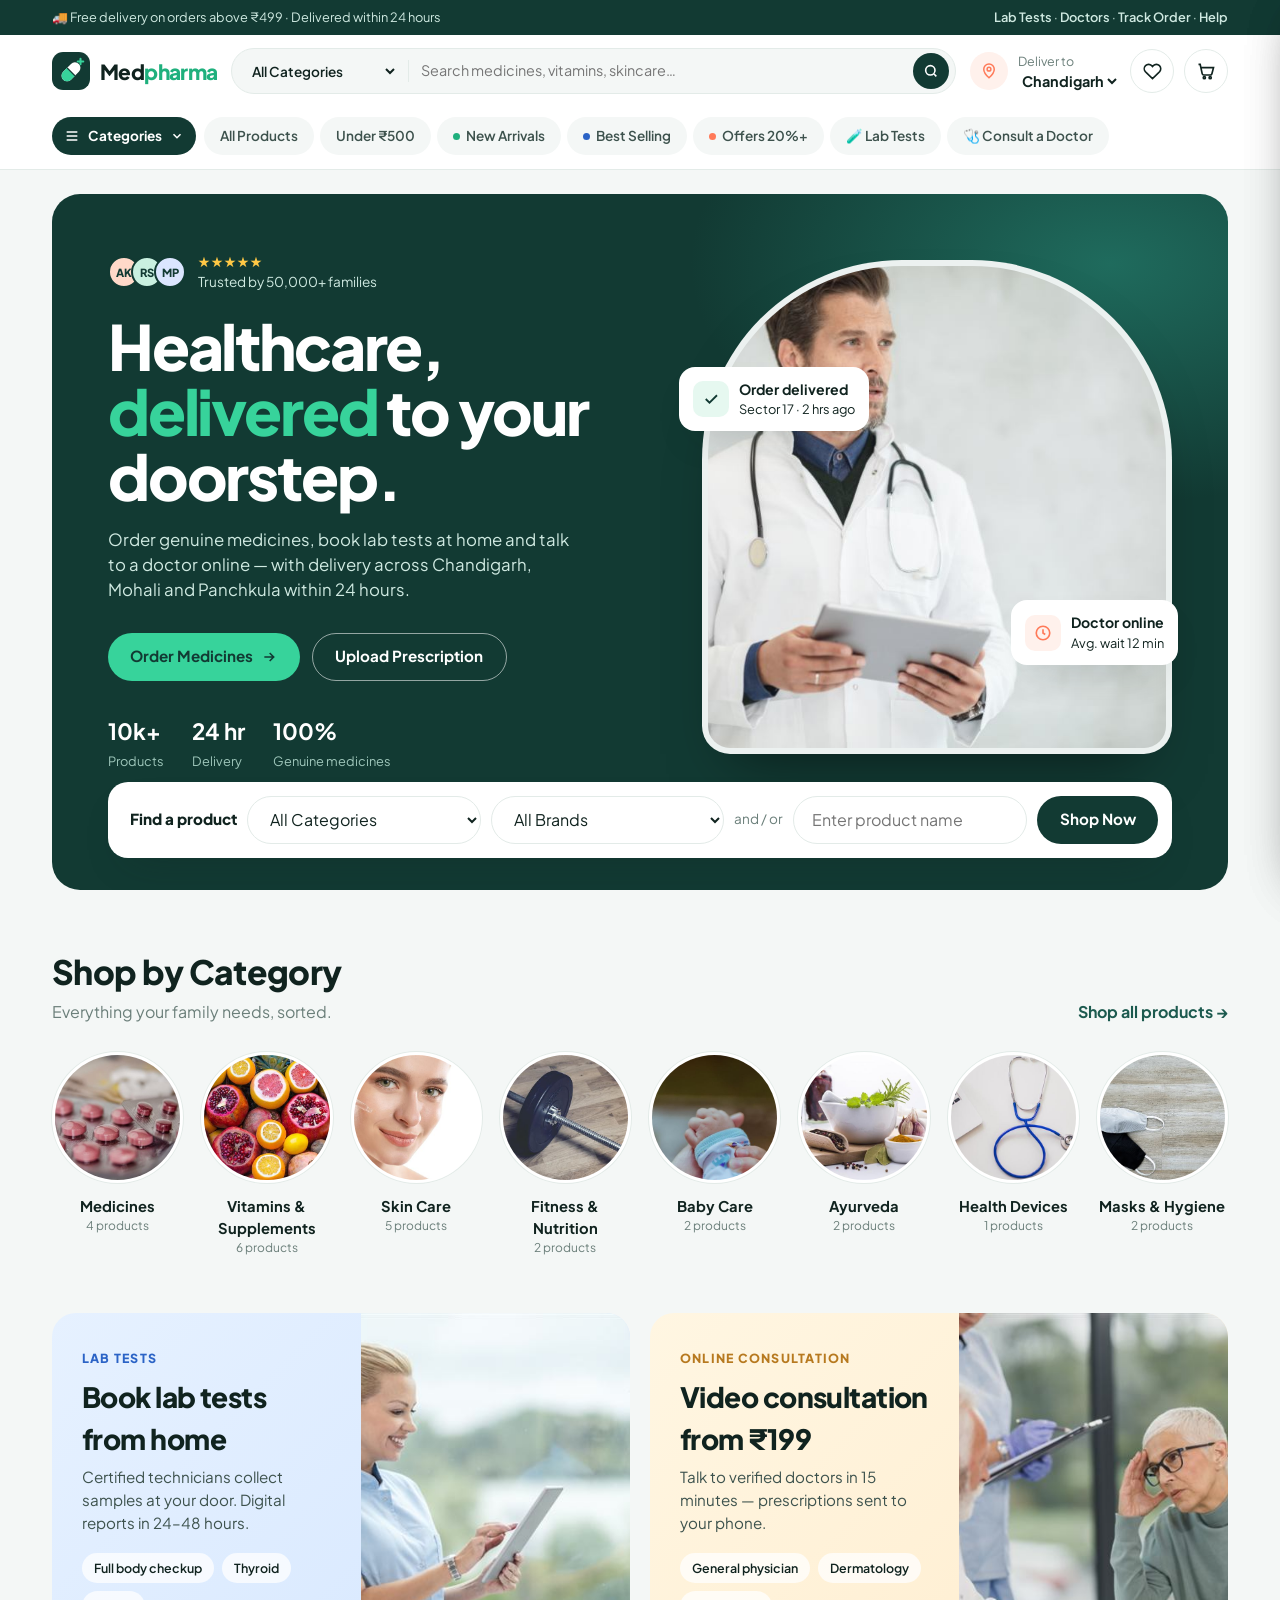
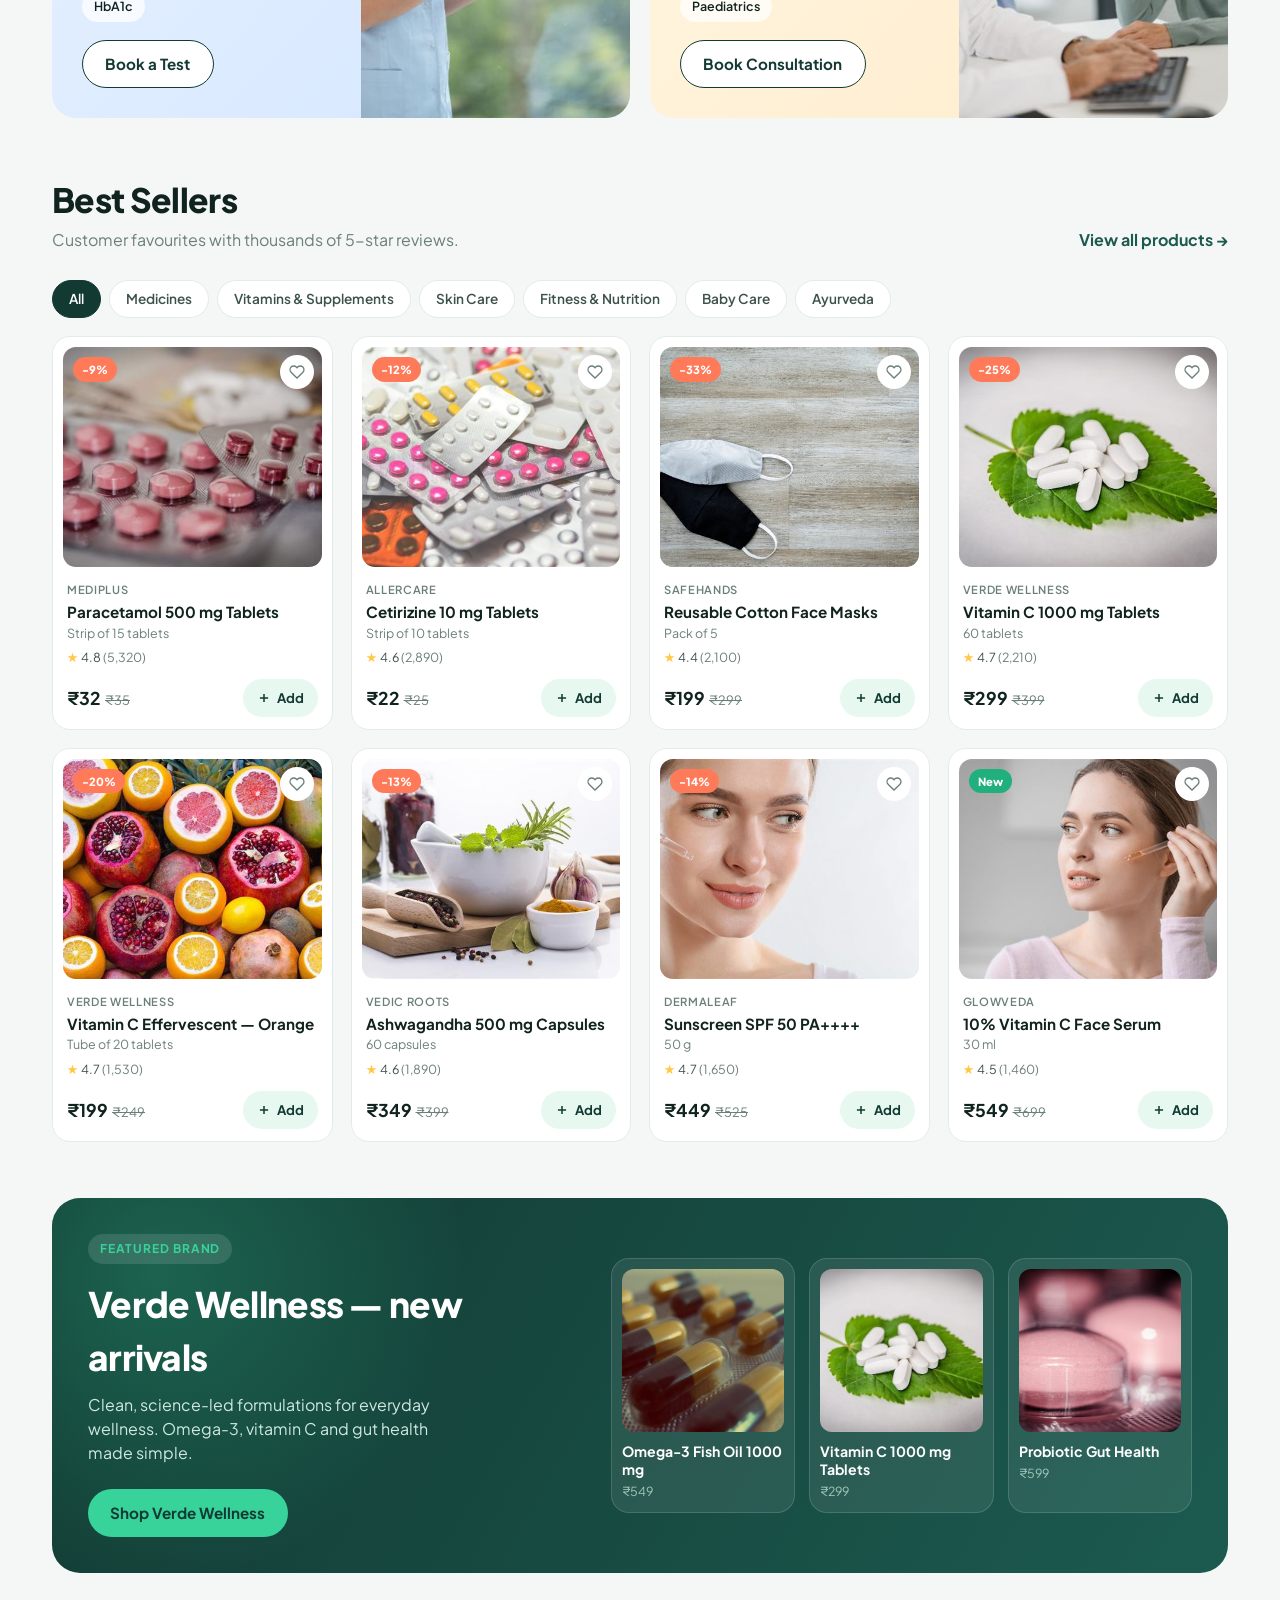
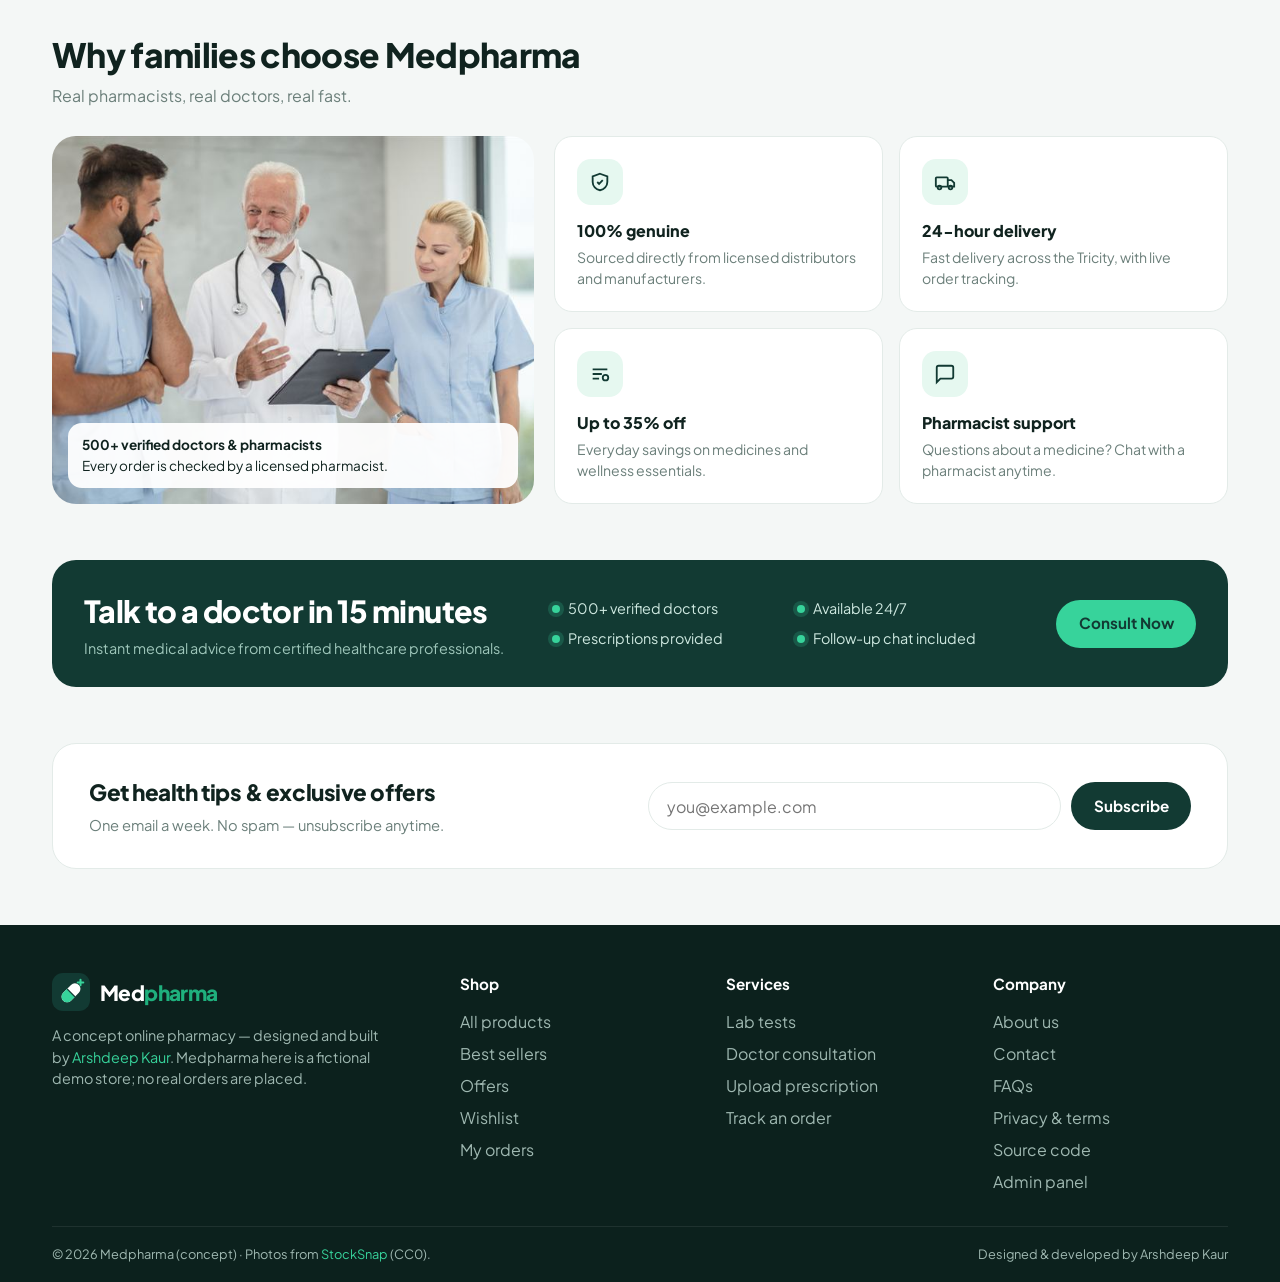
<file: index.html>
<!DOCTYPE html>
<html lang="en">
<head>
  <!-- Medpharma — concept online pharmacy by Arshdeep Kaur. Fictional demo store. -->
  <meta charset="UTF-8" />
  <meta name="viewport" content="width=device-width, initial-scale=1.0" />
  <title>Medpharma — Medicines & Wellness Delivered in Chandigarh</title>
  <meta name="description" content="Order medicines, vitamins and wellness products online, book lab tests at home and consult doctors by video. Delivery across Chandigarh, Mohali and Panchkula within 24 hours." />
  <meta name="author" content="Arshdeep Kaur" />
  <meta name="theme-color" content="#123a33" />
  <link rel="canonical" href="https://arshiiiverse.github.io/medpharma/" />
  <meta property="og:title" content="Medpharma — Healthcare delivered to your doorstep" />
  <meta property="og:description" content="Medicines, lab tests and doctor consultations — delivered within 24 hours." />
  <meta property="og:type" content="website" />
  <meta property="og:url" content="https://arshiiiverse.github.io/medpharma/" />
  <meta property="og:image" content="https://arshiiiverse.github.io/medpharma/images/hero-doctor.jpg" />
  <meta name="twitter:card" content="summary_large_image" />
  <link rel="icon" href="assets/logo-mark.svg" type="image/svg+xml" />
  <link rel="preconnect" href="https://fonts.googleapis.com" />
  <link rel="preconnect" href="https://fonts.gstatic.com" crossorigin />
  <link href="https://fonts.googleapis.com/css2?family=Plus+Jakarta+Sans:wght@400;500;600;700;800&display=swap" rel="stylesheet" />
  <link rel="preload" as="image" href="images/hero-doctor.jpg" />
  <link rel="stylesheet" href="assets/styles.css" />
  <script type="application/ld+json">
  {
    "@context": "https://schema.org",
    "@type": "Pharmacy",
    "name": "Medpharma",
    "description": "Online pharmacy with 24-hour medicine delivery, home lab tests and video doctor consultations.",
    "areaServed": ["Chandigarh", "Mohali", "Panchkula"],
    "url": "https://arshiiiverse.github.io/medpharma/",
    "logo": "https://arshiiiverse.github.io/medpharma/assets/logo.svg",
    "image": "https://arshiiiverse.github.io/medpharma/images/hero-doctor.jpg"
  }
  </script>
</head>

<body data-page="home">
  <div id="mp-header"></div>

  <main id="main">
    <!-- ================= HERO ================= -->
    <section class="hero" id="top">
      <div class="wrap">
        <div class="hero-card">
          <div class="hero-grid">
            <div>
              <div class="trust">
                <span class="faces" aria-hidden="true">
                  <span style="background:#ffd9c9">AK</span><span style="background:#c9f0e0">RS</span><span style="background:#dbe6ff">MP</span>
                </span>
                <span><span class="stars" aria-hidden="true">★★★★★</span><br />Trusted by 50,000+ families</span>
              </div>
              <h1>Healthcare, <em>delivered</em> to your doorstep.</h1>
              <p class="hero-lead">Order genuine medicines, book lab tests at home and talk to a doctor online — with delivery across Chandigarh, Mohali and Panchkula within 24 hours.</p>
              <div class="hero-ctas">
                <a href="catalog.html" class="btn btn-mint">Order Medicines
                  <svg width="16" height="16" viewBox="0 0 24 24" fill="none" stroke="currentColor" stroke-width="2.4"><path d="M5 12h14M13 6l6 6-6 6"/></svg>
                </a>
                <button type="button" class="btn btn-ghost" data-open="rx">Upload Prescription</button>
              </div>
              <div class="hero-stats">
                <div><b>10k+</b><span>Products</span></div>
                <div><b>24 hr</b><span>Delivery</span></div>
                <div><b>100%</b><span>Genuine medicines</span></div>
              </div>
            </div>

            <div class="hero-art">
              <div class="hero-photo">
                <img src="images/hero-doctor.jpg" alt="Smiling doctor in a white coat holding a tablet" width="960" height="640" fetchpriority="high" />
              </div>
              <div class="float float-1" aria-hidden="true">
                <span class="ic" style="background:var(--mint-tint);color:var(--brand)"><svg width="18" height="18" viewBox="0 0 24 24" fill="none" stroke="currentColor" stroke-width="2.4"><path d="M5 12l5 5L20 7"/></svg></span>
                <span><b>Order delivered</b>Sector 17 · 2 hrs ago</span>
              </div>
              <div class="float float-2" aria-hidden="true">
                <span class="ic" style="background:#fff1ec;color:var(--coral)"><svg width="18" height="18" viewBox="0 0 24 24" fill="none" stroke="currentColor" stroke-width="2.2"><circle cx="12" cy="12" r="9"/><path d="M12 7v5l3 2"/></svg></span>
                <span><b>Doctor online</b>Avg. wait 12 min</span>
              </div>
            </div>
          </div>

          <!-- Product finder: submits to the catalog page -->
          <form class="finder" action="catalog.html" method="get">
            <label class="title" for="finder-cat">Find a product</label>
            <select id="finder-cat" name="cat" aria-label="Category"><option value="">All Categories</option></select>
            <select id="finder-brand" name="brand" aria-label="Brand"><option value="">All Brands</option></select>
            <span class="or">and / or</span>
            <input id="finder-name" name="q" type="text" placeholder="Enter product name" aria-label="Product name" />
            <button type="submit" class="btn btn-dark">Shop Now</button>
          </form>
        </div>
      </div>
    </section>

    <!-- ================= CATEGORIES ================= -->
    <section id="categories">
      <div class="wrap">
        <div class="section-head">
          <div><h2>Shop by Category</h2><p>Everything your family needs, sorted.</p></div>
          <a href="catalog.html" class="link-arrow">Shop all products →</a>
        </div>
        <ul class="cats" id="cats"></ul>
      </div>
    </section>

    <!-- ================= SERVICES ================= -->
    <section id="services" style="padding-top:0">
      <div class="wrap services">
        <article class="service lab">
          <div class="body">
            <div>
              <p class="kicker">Lab Tests</p>
              <h3>Book lab tests from home</h3>
              <p>Certified technicians collect samples at your door. Digital reports in 24–48 hours.</p>
            </div>
            <ul><li>Full body checkup</li><li>Thyroid</li><li>HbA1c</li></ul>
            <button type="button" class="btn btn-outline" style="align-self:flex-start" data-open="lab">Book a Test</button>
          </div>
          <div class="photo"><img src="images/lab-nurse.jpg" alt="Nurse in scrubs reviewing patient details on a tablet" loading="lazy" width="720" height="480" /></div>
        </article>
        <article class="service doc" id="doctor">
          <div class="body">
            <div>
              <p class="kicker">Online Consultation</p>
              <h3>Video consultation from ₹199</h3>
              <p>Talk to verified doctors in 15 minutes — prescriptions sent to your phone.</p>
            </div>
            <ul><li>General physician</li><li>Dermatology</li><li>Paediatrics</li></ul>
            <button type="button" class="btn btn-outline" style="align-self:flex-start" data-open="consult">Book Consultation</button>
          </div>
          <div class="photo"><img src="images/consult.jpg" alt="Doctor discussing a diagnosis with an elderly patient" loading="lazy" width="720" height="480" /></div>
        </article>
      </div>
    </section>

    <!-- ================= BEST SELLERS ================= -->
    <section id="best-sellers" style="padding-top:0">
      <div class="wrap">
        <div class="section-head">
          <div><h2>Best Sellers</h2><p>Customer favourites with thousands of 5-star reviews.</p></div>
          <a href="catalog.html?sort=popular" class="link-arrow" id="view-all">View all products →</a>
        </div>
        <div class="tabs" role="tablist" id="tabs" aria-label="Filter best sellers"></div>
        <div class="grid cols-4" id="products"></div>
      </div>
    </section>

    <!-- ================= FEATURED BRAND ================= -->
    <section style="padding-top:0">
      <div class="wrap">
        <div class="brand-band">
          <div class="left">
            <div>
              <span class="tag">Featured brand</span>
              <h3 style="margin-top:14px">Verde Wellness — new arrivals</h3>
              <p>Clean, science-led formulations for everyday wellness. Omega-3, vitamin C and gut health made simple.</p>
            </div>
            <a href="catalog.html?brand=Verde%20Wellness" class="btn btn-mint" style="align-self:flex-start">Shop Verde Wellness</a>
          </div>
          <div class="right" id="brand-minis"></div>
        </div>
      </div>
    </section>

    <!-- ================= WHY US ================= -->
    <section style="padding-top:0">
      <div class="wrap">
        <div class="section-head"><div><h2>Why families choose Medpharma</h2><p>Real pharmacists, real doctors, real fast.</p></div></div>
        <div class="why-wrap">
          <div class="why-photo">
            <img src="images/team.jpg" alt="Team of doctors and nurses discussing a patient case" loading="lazy" width="720" height="480" />
            <div class="caption"><b>500+ verified doctors & pharmacists</b>Every order is checked by a licensed pharmacist.</div>
          </div>
          <div class="why">
            <div class="why-item">
              <span class="ic"><svg width="22" height="22" viewBox="0 0 24 24" fill="none" stroke="currentColor" stroke-width="2"><path d="M12 3l8 3v6c0 4.5-3.4 8.3-8 9-4.6-.7-8-4.5-8-9V6l8-3z"/><path d="M9 12l2 2 4-4"/></svg></span>
              <h3>100% genuine</h3><p>Sourced directly from licensed distributors and manufacturers.</p>
            </div>
            <div class="why-item">
              <span class="ic"><svg width="22" height="22" viewBox="0 0 24 24" fill="none" stroke="currentColor" stroke-width="2"><rect x="2" y="7" width="13" height="10" rx="1"/><path d="M15 10h4l3 3v4h-7"/><circle cx="6" cy="18" r="2"/><circle cx="18" cy="18" r="2"/></svg></span>
              <h3>24-hour delivery</h3><p>Fast delivery across the Tricity, with live order tracking.</p>
            </div>
            <div class="why-item">
              <span class="ic"><svg width="22" height="22" viewBox="0 0 24 24" fill="none" stroke="currentColor" stroke-width="2"><path d="M4 7h16M4 12h10M4 17h7"/><circle cx="18" cy="16" r="3"/></svg></span>
              <h3>Up to 35% off</h3><p>Everyday savings on medicines and wellness essentials.</p>
            </div>
            <div class="why-item">
              <span class="ic"><svg width="22" height="22" viewBox="0 0 24 24" fill="none" stroke="currentColor" stroke-width="2"><path d="M21 15a2 2 0 0 1-2 2H7l-4 4V5a2 2 0 0 1 2-2h14a2 2 0 0 1 2 2z"/></svg></span>
              <h3>Pharmacist support</h3><p>Questions about a medicine? Chat with a pharmacist anytime.</p>
            </div>
          </div>
        </div>
      </div>
    </section>

    <!-- ================= DOCTOR CTA ================= -->
    <section style="padding-top:0">
      <div class="wrap">
        <div class="doctor-cta">
          <div><h2>Talk to a doctor in 15 minutes</h2><p>Instant medical advice from certified healthcare professionals.</p></div>
          <ul class="checks"><li>500+ verified doctors</li><li>Available 24/7</li><li>Prescriptions provided</li><li>Follow-up chat included</li></ul>
          <button type="button" class="btn btn-mint" data-open="consult">Consult Now</button>
        </div>
      </div>
    </section>

    <!-- ================= NEWSLETTER ================= -->
    <section style="padding-top:0;padding-bottom:0">
      <div class="wrap">
        <div class="newsletter">
          <div><h2>Get health tips & exclusive offers</h2><p>One email a week. No spam — unsubscribe anytime.</p></div>
          <form id="newsletter" novalidate>
            <label class="sr-only" for="nl-email">Email address</label>
            <input id="nl-email" type="email" placeholder="you@example.com" required />
            <button class="btn btn-dark" type="submit">Subscribe</button>
          </form>
        </div>
      </div>
    </section>
  </main>

  <div id="mp-footer"></div>

  <script src="assets/config.js"></script>
  <script src="assets/data.js"></script>
  <script src="assets/db.js"></script>
  <script src="assets/boot.js"></script>
  <script src="assets/app.js"></script>
  <script>
    /* ---------- Home page ---------- */
    MPReady(function () {
      'use strict';
      const { CATEGORIES, PRODUCTS, cardHTML, rupee, esc } = window.MP;
      const $ = s => document.querySelector(s);

      // Categories (link to the catalog)
      $('#cats').innerHTML = CATEGORIES.map(c => `
        <li class="cat">
          <a href="catalog.html?cat=${c.id}">
            <span class="circle"><img src="${c.img}" alt="" loading="lazy" width="560" height="373" /></span>
            <h3>${c.name}</h3>
            <p>${PRODUCTS.filter(p => p.cat === c.id).length} products</p>
          </a>
        </li>`).join('');

      // Finder selects
      $('#finder-cat').insertAdjacentHTML('beforeend', CATEGORIES.map(c => `<option value="${c.id}">${c.name}</option>`).join(''));
      $('#finder-brand').insertAdjacentHTML('beforeend', [...new Set(PRODUCTS.map(p => p.brand))].sort().map(b => `<option>${esc(b)}</option>`).join(''));

      // Featured brand
      $('#brand-minis').innerHTML = PRODUCTS.filter(p => p.brand === 'Verde Wellness').slice(0, 3).map(p => `
        <a class="mini" href="product.html?id=${p.id}">
          <img src="${p.img}" alt="" loading="lazy" />
          <b>${esc(p.name)}</b>
          <span>${rupee(p.price)}</span>
        </a>`).join('');

      // Best-seller tabs: top 8 per tab, "View all" follows the tab
      const TABS = [{ id: '', name: 'All' }, ...CATEGORIES.slice(0, 6).map(c => ({ id: c.id, name: c.name }))];
      $('#tabs').innerHTML = TABS.map((t, i) => `<button class="tab" role="tab" data-tab="${t.id}" aria-selected="${i === 0}">${t.name}</button>`).join('');
      function show(tab) {
        const list = PRODUCTS.filter(p => !tab || p.cat === tab).sort((a, b) => b.sold - a.sold).slice(0, 8);
        $('#products').innerHTML = list.map(cardHTML).join('');
        document.querySelectorAll('.tab').forEach(t => t.setAttribute('aria-selected', String(t.dataset.tab === tab)));
        $('#view-all').href = 'catalog.html?sort=popular' + (tab ? '&cat=' + tab : '');
      }
      $('#tabs').addEventListener('click', e => { const t = e.target.closest('.tab'); if (t) show(t.dataset.tab); });
      show('');

      // Newsletter
      $('#newsletter').addEventListener('submit', e => {
        e.preventDefault();
        const input = $('#nl-email');
        if (!/^[^\s@]+@[^\s@]+\.[^\s@]{2,}$/.test(input.value.trim())) { MP.toast('Please enter a valid email address'); input.focus(); return; }
        MP.toast('Subscribed! Check your inbox for a welcome offer (demo)');
        e.target.reset();
      });
    });
  </script>
</body>
</html>
</file>
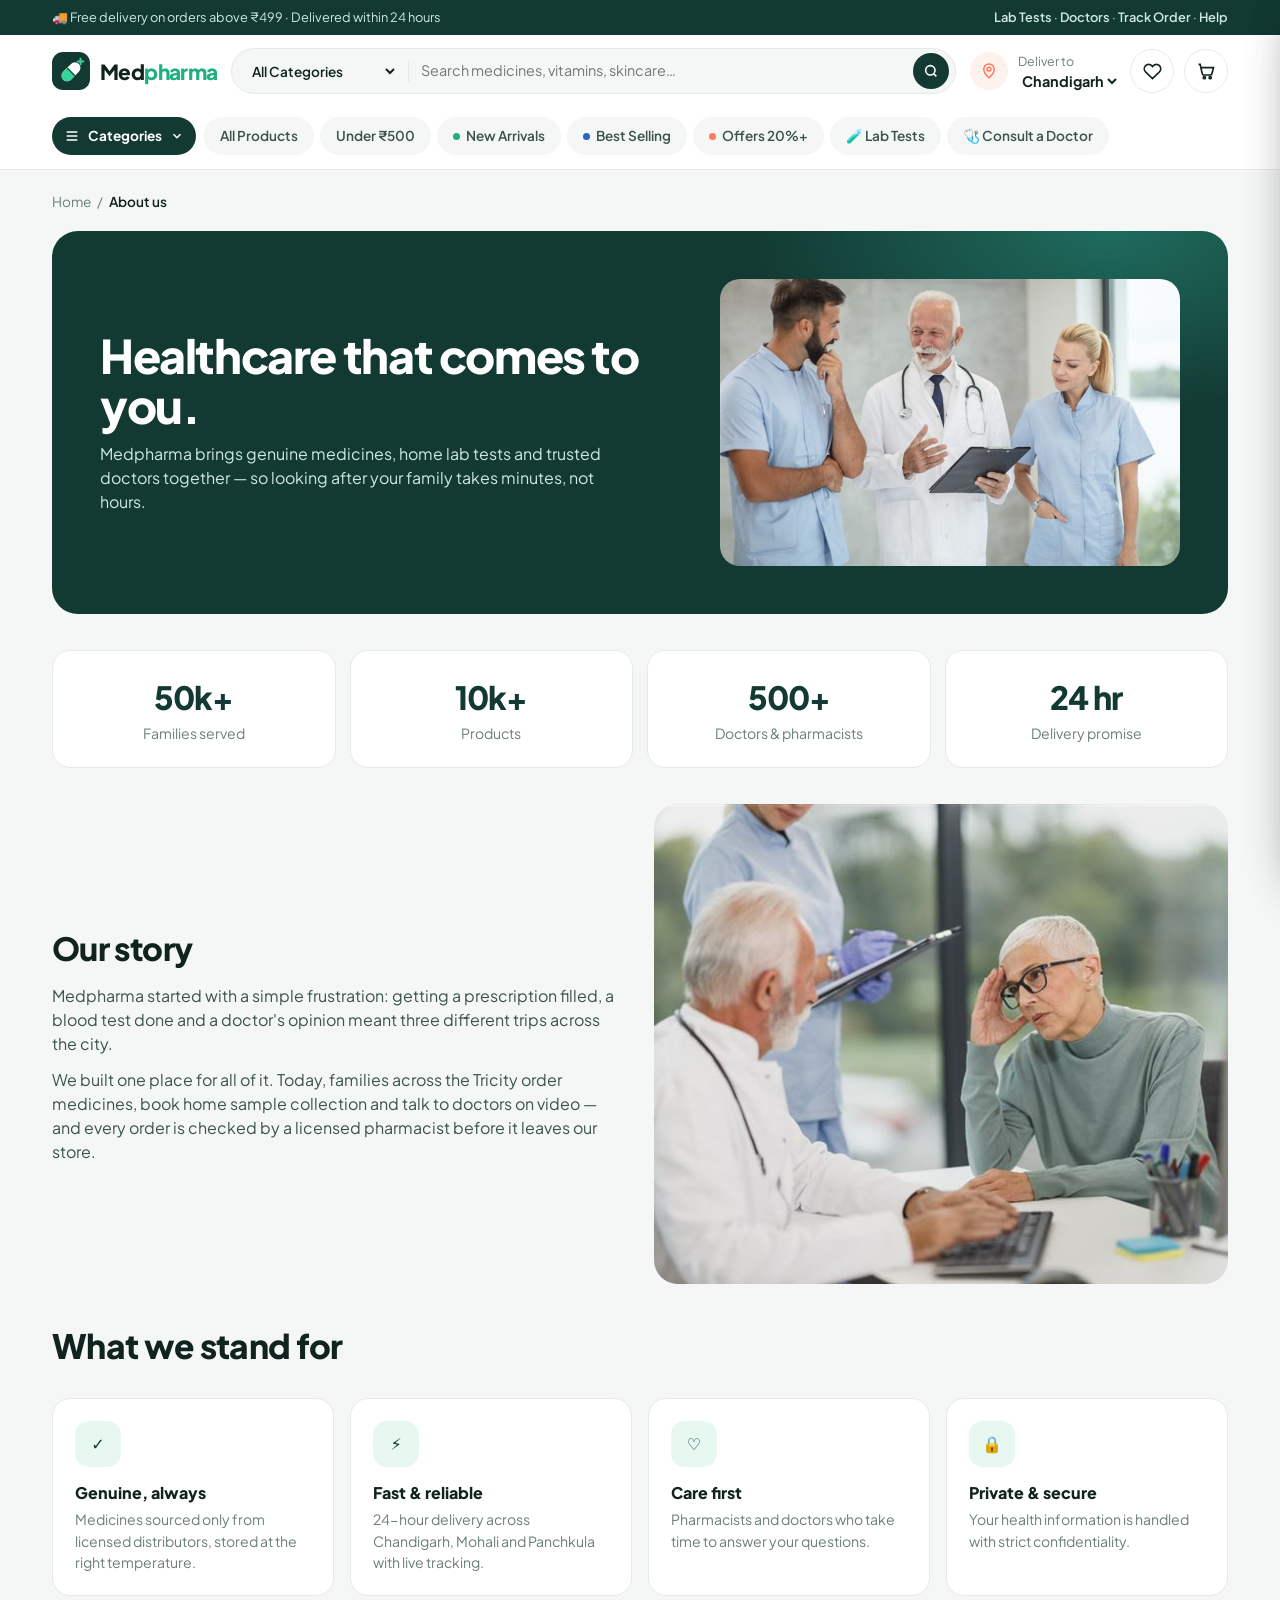
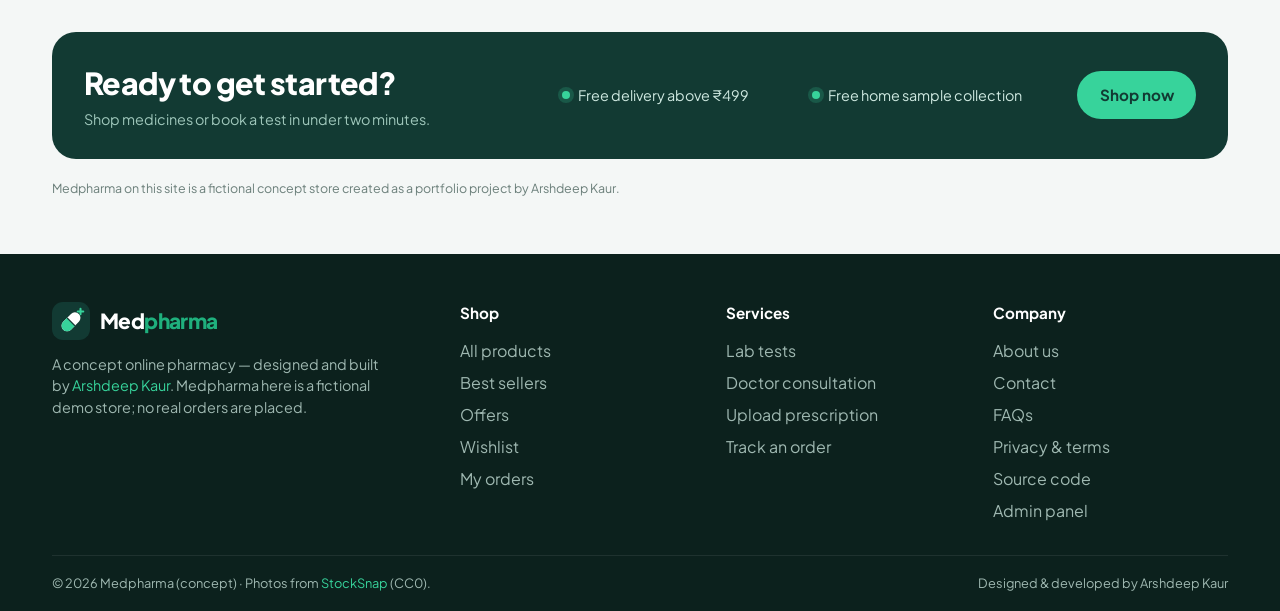
<file: about.html>
<!DOCTYPE html>
<html lang="en">
<head>
  <!-- Medpharma — about. Concept project by Arshdeep Kaur. -->
  <meta charset="UTF-8" />
  <meta name="viewport" content="width=device-width, initial-scale=1.0" />
  <title>About Us — Medpharma</title>
  <meta name="description" content="Medpharma makes healthcare simple for families in Chandigarh, Mohali and Panchkula — genuine medicines, home lab tests and online doctors in one place." />
  <meta name="theme-color" content="#123a33" />
  <link rel="canonical" href="https://arshiiiverse.github.io/medpharma/about.html" />
  <link rel="icon" href="assets/logo-mark.svg" type="image/svg+xml" />
  <link rel="preconnect" href="https://fonts.googleapis.com" />
  <link rel="preconnect" href="https://fonts.gstatic.com" crossorigin />
  <link href="https://fonts.googleapis.com/css2?family=Plus+Jakarta+Sans:wght@400;500;600;700;800&display=swap" rel="stylesheet" />
  <link rel="stylesheet" href="assets/styles.css" />
</head>

<body data-page="about">
  <div id="mp-header"></div>

  <main id="main" class="wrap">
    <nav class="crumbs" aria-label="Breadcrumb"><a href="index.html">Home</a><span>/</span><span aria-current="page">About us</span></nav>

    <div class="page-hero">
      <div>
        <h1>Healthcare that comes to you.</h1>
        <p>Medpharma brings genuine medicines, home lab tests and trusted doctors together — so looking after your family takes minutes, not hours.</p>
      </div>
      <div class="art"><img src="images/team.jpg" alt="Medical team discussing patient care" width="720" height="480" /></div>
    </div>

    <section class="inner">
      <div class="stats">
        <div class="stat"><b>50k+</b><span>Families served</span></div>
        <div class="stat"><b>10k+</b><span>Products</span></div>
        <div class="stat"><b>500+</b><span>Doctors & pharmacists</span></div>
        <div class="stat"><b>24 hr</b><span>Delivery promise</span></div>
      </div>
    </section>

    <section class="inner">
      <div class="split">
        <div class="prose">
          <h2>Our story</h2>
          <p>Medpharma started with a simple frustration: getting a prescription filled, a blood test done and a doctor's opinion meant three different trips across the city.</p>
          <p>We built one place for all of it. Today, families across the Tricity order medicines, book home sample collection and talk to doctors on video — and every order is checked by a licensed pharmacist before it leaves our store.</p>
        </div>
        <img src="images/consult.jpg" alt="Doctor talking with a patient" loading="lazy" width="720" height="480" />
      </div>
    </section>

    <section class="inner">
      <div class="section-head"><div><h2>What we stand for</h2></div></div>
      <div class="why">
        <div class="why-item"><span class="ic">✓</span><h3>Genuine, always</h3><p>Medicines sourced only from licensed distributors, stored at the right temperature.</p></div>
        <div class="why-item"><span class="ic">⚡</span><h3>Fast & reliable</h3><p>24-hour delivery across Chandigarh, Mohali and Panchkula with live tracking.</p></div>
        <div class="why-item"><span class="ic">♡</span><h3>Care first</h3><p>Pharmacists and doctors who take time to answer your questions.</p></div>
        <div class="why-item"><span class="ic">🔒</span><h3>Private & secure</h3><p>Your health information is handled with strict confidentiality.</p></div>
      </div>
    </section>

    <section class="inner">
      <div class="doctor-cta">
        <div><h2>Ready to get started?</h2><p>Shop medicines or book a test in under two minutes.</p></div>
        <ul class="checks"><li>Free delivery above ₹499</li><li>Free home sample collection</li></ul>
        <a class="btn btn-mint" href="catalog.html">Shop now</a>
      </div>
      <p class="note" style="text-align:left;margin-top:20px">Medpharma on this site is a fictional concept store created as a portfolio project by Arshdeep Kaur.</p>
    </section>
  </main>

  <div id="mp-footer"></div>
  <script src="assets/config.js"></script>
  <script src="assets/data.js"></script>
  <script src="assets/db.js"></script>
  <script src="assets/boot.js"></script>
  <script src="assets/app.js"></script>
</body>
</html>
</file>
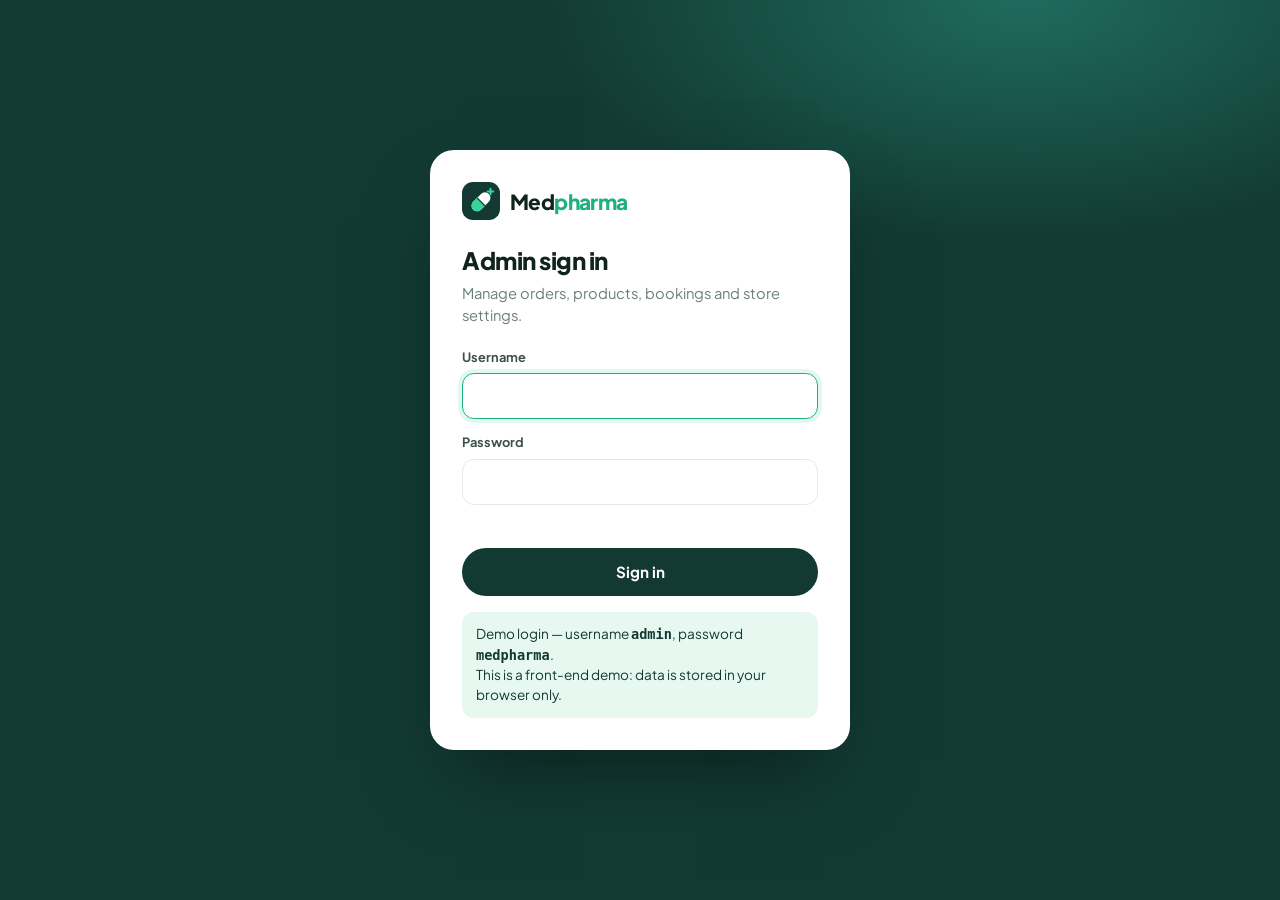
<file: admin.html>
<!DOCTYPE html>
<html lang="en">
<head>
  <!-- Medpharma — admin panel (demo). Concept project by Arshdeep Kaur.
       Static site: data lives in this browser's localStorage, and the login
       is a demo gate, not real security. -->
  <meta charset="UTF-8" />
  <meta name="viewport" content="width=device-width, initial-scale=1.0" />
  <title>Admin — Medpharma</title>
  <meta name="robots" content="noindex, nofollow" />
  <meta name="theme-color" content="#123a33" />
  <link rel="icon" href="assets/logo-mark.svg" type="image/svg+xml" />
  <link rel="preconnect" href="https://fonts.googleapis.com" />
  <link rel="preconnect" href="https://fonts.gstatic.com" crossorigin />
  <link href="https://fonts.googleapis.com/css2?family=Plus+Jakarta+Sans:wght@400;500;600;700;800&display=swap" rel="stylesheet" />
  <link rel="stylesheet" href="assets/styles.css" />
  <link rel="stylesheet" href="assets/admin.css" />
</head>

<body class="admin" data-page="admin">
  <!-- ================= LOGIN ================= -->
  <div class="login" id="login" hidden>
    <form class="login-card" id="login-form" novalidate>
      <a href="index.html" class="logo"><img src="assets/logo-mark.svg" alt="" width="38" height="38" /><span>Med<span class="p">pharma</span></span></a>
      <h1>Admin sign in</h1>
      <p>Manage orders, products, bookings and store settings.</p>
      <div class="form-grid">
        <div class="field"><label for="l-user" id="l-user-label">Username</label><input id="l-user" autocomplete="username" /></div>
        <div class="field"><label for="l-pass">Password</label><input id="l-pass" type="password" autocomplete="current-password" /></div>
      </div>
      <p class="login-err" id="login-err" role="alert"></p>
      <button class="btn btn-dark btn-block" type="submit">Sign in</button>
      <div class="demo-creds" id="demo-creds">Demo login — username <code>admin</code>, password <code>medpharma</code>.<br />This is a front-end demo: data is stored in your browser only.</div>
    </form>
  </div>

  <!-- ================= APP ================= -->
  <div class="shell" id="shell" hidden>
    <aside class="side" id="side" aria-label="Admin navigation">
      <a href="index.html" class="logo" style="padding-left:10px"><img src="assets/logo-mark.svg" alt="" width="34" height="34" /><span>Med<span class="p">pharma</span> <span class="badge-admin">ADMIN</span></span></a>
      <a href="#dashboard" data-view="dashboard">📊 Dashboard</a>
      <a href="#orders" data-view="orders">📦 Orders <span class="pill" id="pill-orders" hidden></span></a>
      <a href="#products" data-view="products">💊 Products <span class="pill" id="pill-stock" hidden></span></a>
      <a href="#bookings" data-view="bookings">🧪 Bookings</a>
      <a href="#messages" data-view="messages">✉️ Messages <span class="pill" id="pill-msgs" hidden></span></a>
      <a href="#settings" data-view="settings">⚙️ Settings</a>
      <div class="spacer"></div>
      <div class="side-foot">
        <a href="index.html" target="_blank" rel="noopener">↗ View store</a>
        <a href="#logout" id="logout">⎋ Sign out</a>
      </div>
    </aside>

    <div class="main">
      <header class="topbar">
        <button class="icon-btn menu-btn" id="menu-btn" aria-label="Open menu" aria-controls="side" aria-expanded="false">
          <svg width="18" height="18" viewBox="0 0 24 24" fill="none" stroke="currentColor" stroke-width="2.4"><path d="M4 6h16M4 12h16M4 18h16"/></svg>
        </button>
        <h1 id="view-title">Dashboard</h1>
        <div class="right">
          <div class="who"><span class="av">A</span><span><b id="who-name">Admin</b><br />Medpharma store</span></div>
        </div>
      </header>
      <main class="content" id="view" tabindex="-1"></main>
    </div>
  </div>

  <!-- Shared modal for forms and confirmations -->
  <div class="overlay" id="overlay"></div>
  <div class="modal" id="modal" role="dialog" aria-modal="true" aria-labelledby="modal-title" aria-hidden="true">
    <div class="modal-head"><div><h2 id="modal-title"></h2><p id="modal-sub"></p></div><button class="close" data-close aria-label="Close">✕</button></div>
    <div class="modal-body" id="modal-body"></div>
  </div>
  <div class="toast" id="toast" role="status" aria-live="polite"><span class="tick">✓</span><span id="toast-text"></span></div>

  <script src="assets/config.js"></script>
  <script src="assets/data.js"></script>
  <script src="assets/db.js"></script>
  <script src="assets/admin.js"></script>
</body>
</html>
</file>
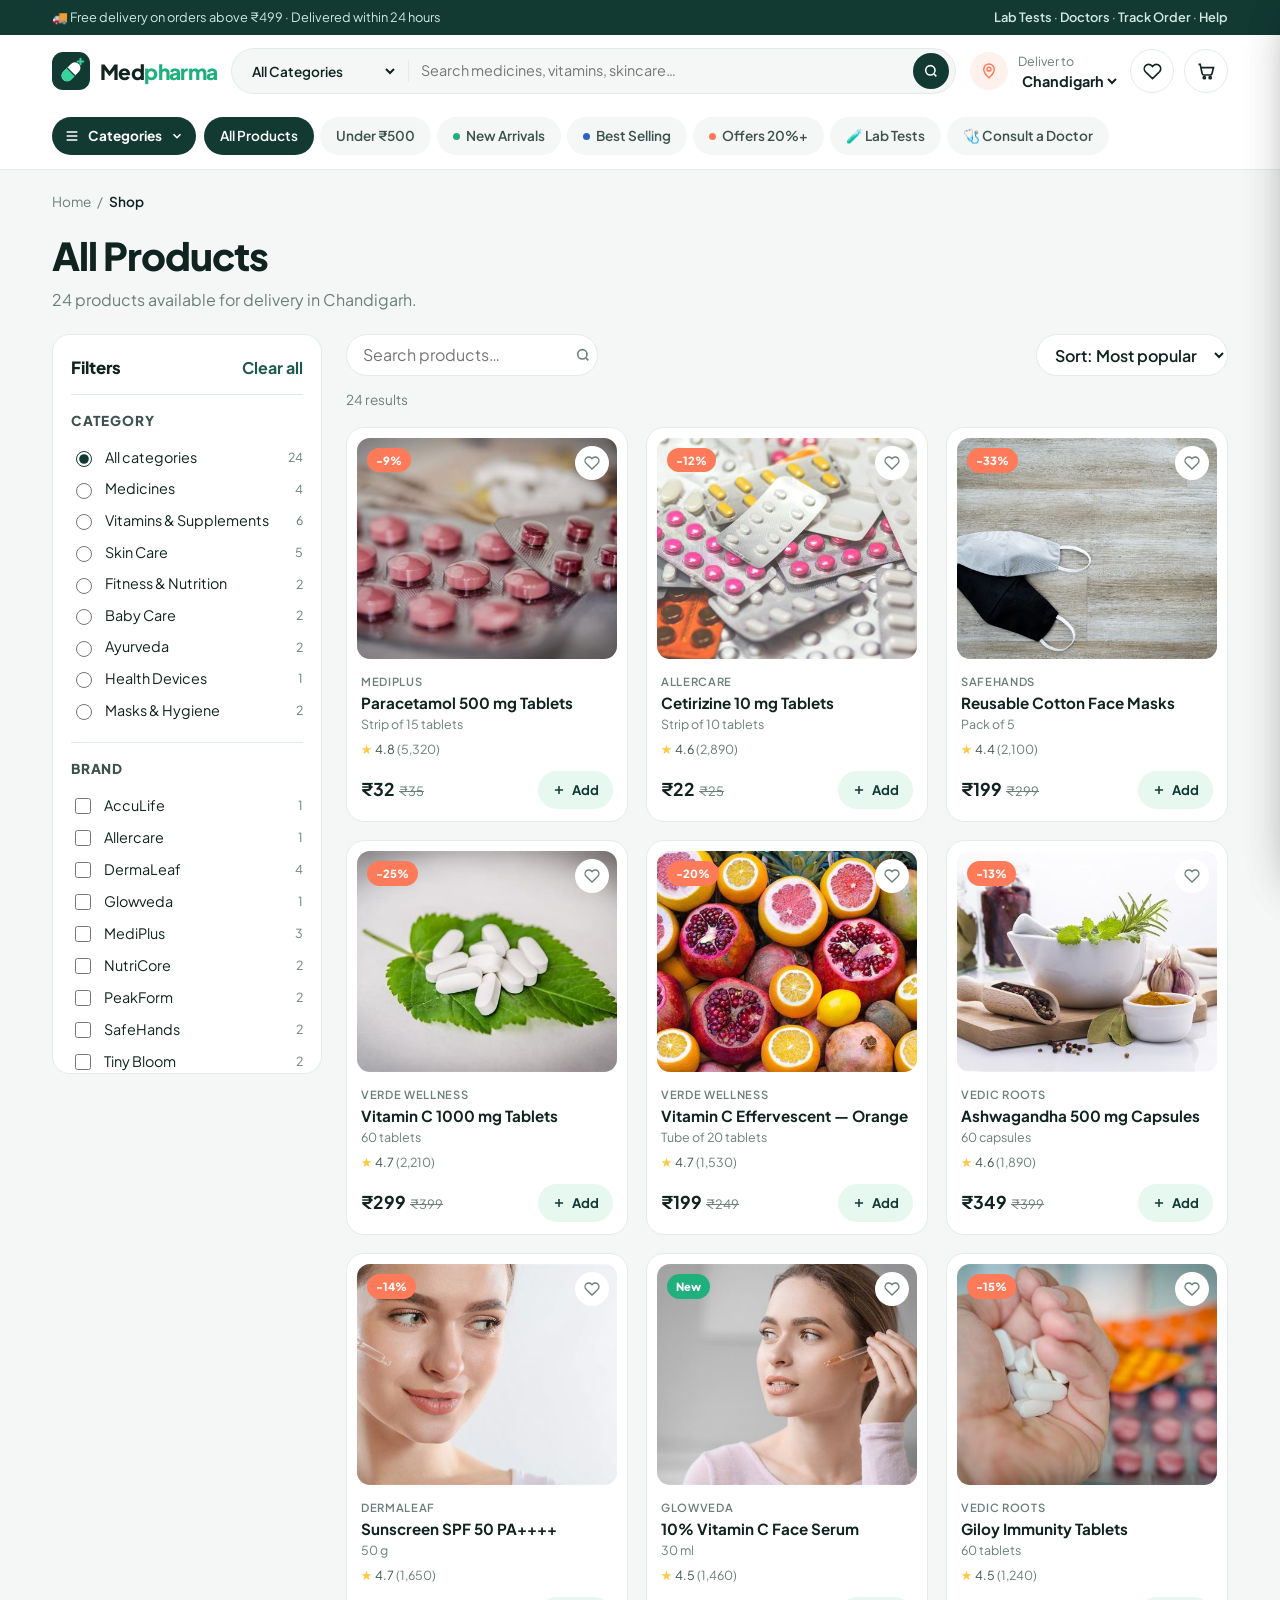
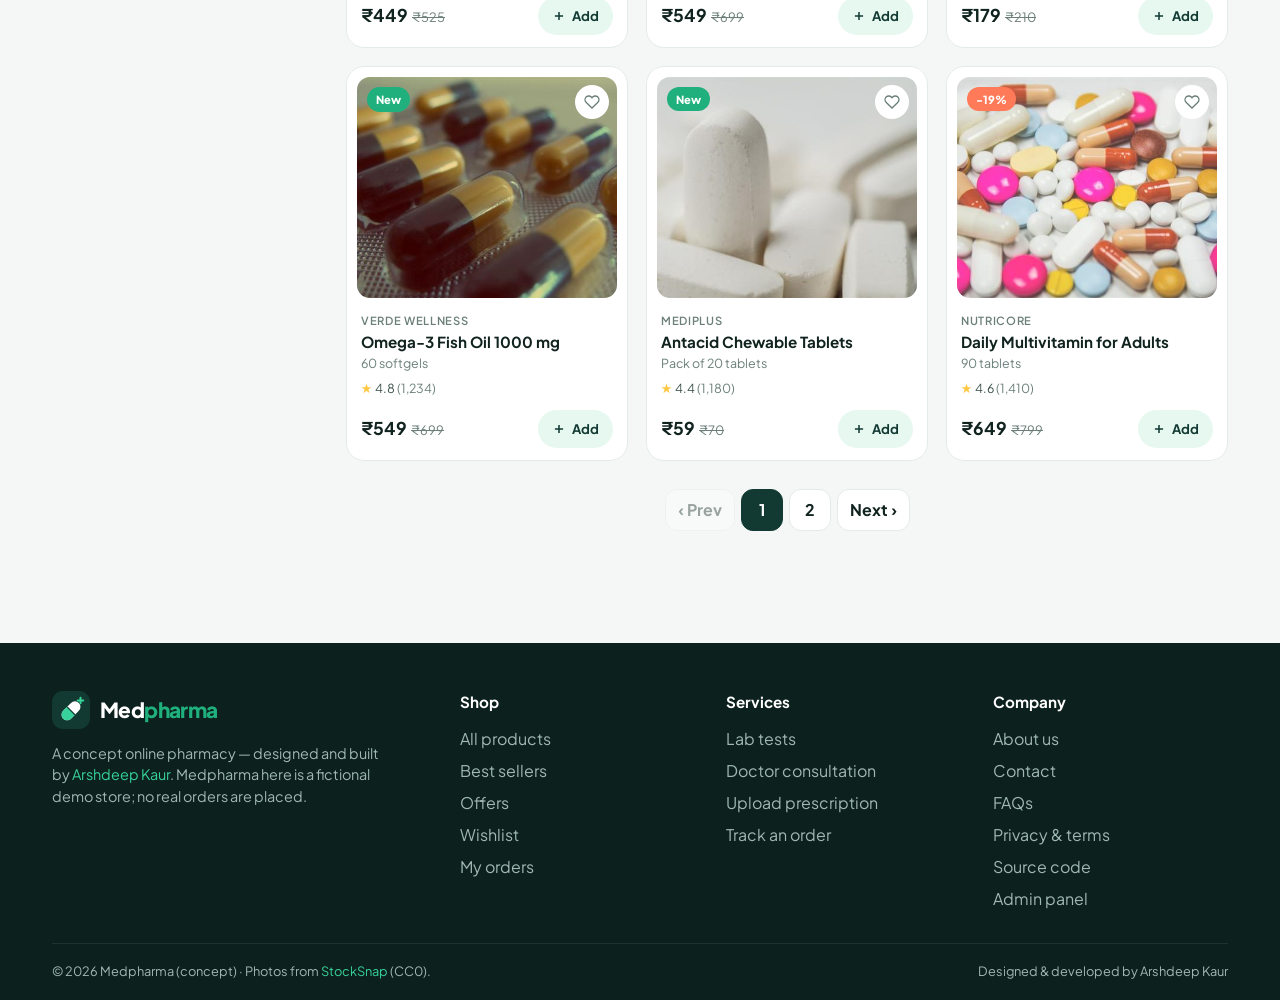
<file: catalog.html>
<!DOCTYPE html>
<html lang="en">
<head>
  <!-- Medpharma — catalog page. Concept project by Arshdeep Kaur. -->
  <meta charset="UTF-8" />
  <meta name="viewport" content="width=device-width, initial-scale=1.0" />
  <title>Shop All Products — Medpharma</title>
  <meta name="description" content="Browse medicines, vitamins, skin care, baby care, Ayurveda and health devices. Filter by brand, price and rating. Delivered across Chandigarh within 24 hours." />
  <meta name="theme-color" content="#123a33" />
  <link rel="canonical" href="https://arshiiiverse.github.io/medpharma/catalog.html" />
  <link rel="icon" href="assets/logo-mark.svg" type="image/svg+xml" />
  <link rel="preconnect" href="https://fonts.googleapis.com" />
  <link rel="preconnect" href="https://fonts.gstatic.com" crossorigin />
  <link href="https://fonts.googleapis.com/css2?family=Plus+Jakarta+Sans:wght@400;500;600;700;800&display=swap" rel="stylesheet" />
  <link rel="stylesheet" href="assets/styles.css" />
</head>

<body data-page="catalog">
  <div id="mp-header"></div>

  <main id="main" class="wrap">
    <nav class="crumbs" aria-label="Breadcrumb" id="crumbs"></nav>
    <div class="page-title">
      <div>
        <h1 id="title">All Products</h1>
        <p id="subtitle">Everything in the Medpharma store.</p>
      </div>
    </div>

    <div class="catalog">
      <!-- Filters -->
      <aside class="filters" id="filters" aria-label="Filters">
        <div class="filters-head">
          <h2>Filters</h2>
          <button type="button" class="link-arrow" id="clear-filters">Clear all</button>
        </div>
        <div class="filter-group">
          <h3>Category</h3>
          <div id="f-cats"></div>
        </div>
        <div class="filter-group">
          <h3>Brand</h3>
          <div id="f-brands"></div>
        </div>
        <div class="filter-group">
          <h3>Price (₹)</h3>
          <div class="price-inputs">
            <label class="sr-only" for="f-min">Minimum price</label>
            <input id="f-min" type="number" min="0" inputmode="numeric" placeholder="Min" />
            <span>–</span>
            <label class="sr-only" for="f-max">Maximum price</label>
            <input id="f-max" type="number" min="0" inputmode="numeric" placeholder="Max" />
          </div>
          <div id="f-price-presets" style="margin-top:10px"></div>
        </div>
        <div class="filter-group">
          <h3>More filters</h3>
          <label class="opt"><input type="checkbox" id="f-rating" /> Rated 4.6 ★ and above</label>
          <label class="opt"><input type="checkbox" id="f-offer" /> Discount 20% or more</label>
          <label class="opt"><input type="checkbox" id="f-new" /> New arrivals</label>
          <label class="opt"><input type="checkbox" id="f-norx" /> Hide prescription items</label>
        </div>
      </aside>
      <div class="filters-apply"><button type="button" class="btn btn-dark btn-block" id="apply-filters">Show results</button></div>

      <!-- Results -->
      <div>
        <div class="cat-toolbar">
          <div class="left">
            <button type="button" class="btn btn-outline btn-sm filter-toggle" id="open-filters" aria-controls="filters" aria-expanded="false">
              <svg width="16" height="16" viewBox="0 0 24 24" fill="none" stroke="currentColor" stroke-width="2.2"><path d="M4 6h16M7 12h10M10 18h4"/></svg>
              Filters
            </button>
            <form class="cat-search" id="cat-search" role="search">
              <label class="sr-only" for="q">Search within results</label>
              <input id="q" type="search" placeholder="Search products…" autocomplete="off" />
              <svg width="16" height="16" viewBox="0 0 24 24" fill="none" stroke="currentColor" stroke-width="2.4" style="color:var(--muted)"><circle cx="11" cy="11" r="7"/><path d="M20 20l-3.5-3.5"/></svg>
            </form>
          </div>
          <label>
            <span class="sr-only">Sort by</span>
            <select class="sort" id="sort">
              <option value="popular">Sort: Most popular</option>
              <option value="low">Price: low to high</option>
              <option value="high">Price: high to low</option>
              <option value="rating">Top rated</option>
              <option value="discount">Biggest discount</option>
              <option value="new">Newest first</option>
            </select>
          </label>
        </div>
        <div class="chips" id="chips" aria-live="polite"></div>
        <div class="grid" id="results"></div>
        <nav class="pager" id="pager" aria-label="Pagination"></nav>
      </div>
    </div>
  </main>

  <div id="mp-footer"></div>

  <script src="assets/config.js"></script>
  <script src="assets/data.js"></script>
  <script src="assets/db.js"></script>
  <script src="assets/boot.js"></script>
  <script src="assets/app.js"></script>
  <script>
    /* ---------- Catalog page ---------- */
    MPReady(function () {
      'use strict';
      const { CATEGORIES, PRODUCTS, cardHTML, rupee, discount, catById, esc } = window.MP;
      const $ = s => document.querySelector(s);
      const $$ = s => Array.from(document.querySelectorAll(s));
      const PER_PAGE = 12;
      const BRANDS = [...new Set(PRODUCTS.map(p => p.brand))].sort();
      const PRESETS = [[0, 199, 'Under ₹200'], [200, 499, '₹200 – ₹499'], [500, 999, '₹500 – ₹999'], [1000, null, '₹1,000 and above']];

      /* ---- State <-> URL ---- */
      function readURL() {
        const u = new URLSearchParams(location.search);
        const s = {
          cat: catById(u.get('cat')) ? u.get('cat') : '',
          q: (u.get('q') || '').trim(),
          brands: (u.get('brand') || '').split(',').map(b => b.trim()).filter(b => BRANDS.includes(b)),
          min: u.get('min') ? +u.get('min') : null,
          max: u.get('max') ? +u.get('max') : null,
          rating: u.get('rating') === '1',
          offer: u.get('offer') === '1',
          isNew: u.get('new') === '1',
          norx: u.get('norx') === '1',
          sort: u.get('sort') || 'popular',
          page: Math.max(1, +u.get('page') || 1)
        };
        // Short links used in the header menu
        const tag = u.get('tag');
        if (tag === 'under') s.max = 499;
        if (tag === 'new') s.isNew = true;
        if (tag === 'offer') s.offer = true;
        return s;
      }
      let state = readURL();

      function writeURL(push) {
        const u = new URLSearchParams();
        if (state.cat) u.set('cat', state.cat);
        if (state.q) u.set('q', state.q);
        if (state.brands.length) u.set('brand', state.brands.join(','));
        if (state.min != null) u.set('min', state.min);
        if (state.max != null) u.set('max', state.max);
        if (state.rating) u.set('rating', '1');
        if (state.offer) u.set('offer', '1');
        if (state.isNew) u.set('new', '1');
        if (state.norx) u.set('norx', '1');
        if (state.sort !== 'popular') u.set('sort', state.sort);
        if (state.page > 1) u.set('page', state.page);
        const url = 'catalog.html' + (u.toString() ? '?' + u : '');
        history[push ? 'pushState' : 'replaceState'](null, '', url);
      }

      /* ---- Filtering ---- */
      function matches(p, ignore) {
        if (ignore !== 'cat' && state.cat && p.cat !== state.cat) return false;
        if (ignore !== 'brand' && state.brands.length && !state.brands.includes(p.brand)) return false;
        if (state.min != null && p.price < state.min) return false;
        if (state.max != null && p.price > state.max) return false;
        if (state.rating && p.rating < 4.6) return false;
        if (state.offer && discount(p) < 20) return false;
        if (state.isNew && !p.isNew) return false;
        if (state.norx && p.rx) return false;
        if (state.q) {
          const hay = (p.name + ' ' + p.brand + ' ' + p.pack + ' ' + catById(p.cat).name + ' ' + p.desc).toLowerCase();
          if (!state.q.toLowerCase().split(/\s+/).every(w => hay.includes(w))) return false;
        }
        return true;
      }
      const sorters = {
        popular: (a, b) => b.sold - a.sold,
        low: (a, b) => a.price - b.price,
        high: (a, b) => b.price - a.price,
        rating: (a, b) => b.rating - a.rating || b.reviews - a.reviews,
        discount: (a, b) => discount(b) - discount(a),
        new: (a, b) => (b.isNew - a.isNew) || b.id - a.id
      };

      /* ---- Render ---- */
      function renderFilters() {
        const forCat = PRODUCTS.filter(p => matches(p, 'cat'));
        $('#f-cats').innerHTML = [['', 'All categories', forCat.length], ...CATEGORIES.map(c => [c.id, c.name, forCat.filter(p => p.cat === c.id).length])]
          .map(([id, name, n]) => `<label class="opt"><input type="radio" name="f-cat" value="${id}" ${state.cat === id ? 'checked' : ''} /> ${name}<span class="n">${n}</span></label>`).join('');
        const forBrand = PRODUCTS.filter(p => matches(p, 'brand'));
        $('#f-brands').innerHTML = BRANDS.map(b => `<label class="opt"><input type="checkbox" name="f-brand" value="${esc(b)}" ${state.brands.includes(b) ? 'checked' : ''} /> ${esc(b)}<span class="n">${forBrand.filter(p => p.brand === b).length}</span></label>`).join('');
        $('#f-price-presets').innerHTML = PRESETS.map(([lo, hi, label], i) => `<label class="opt"><input type="radio" name="f-preset" value="${i}" ${state.min === (lo || null) && state.max === hi ? 'checked' : ''} /> ${label}</label>`).join('');
        $('#f-min').value = state.min ?? '';
        $('#f-max').value = state.max ?? '';
        $('#f-rating').checked = state.rating;
        $('#f-offer').checked = state.offer;
        $('#f-new').checked = state.isNew;
        $('#f-norx').checked = state.norx;
        $('#sort').value = sorters[state.sort] ? state.sort : 'popular';
        $('#q').value = state.q;
      }

      function chip(label, clear) { return `<span class="chip">${label} <button type="button" data-clear="${clear}" aria-label="Remove filter: ${esc(label)}">✕</button></span>`; }

      function render() {
        const list = PRODUCTS.filter(p => matches(p)).sort(sorters[state.sort] || sorters.popular);
        const pages = Math.max(1, Math.ceil(list.length / PER_PAGE));
        if (state.page > pages) state.page = pages;
        const pageItems = list.slice((state.page - 1) * PER_PAGE, state.page * PER_PAGE);

        // Title, breadcrumb, document title
        const cat = catById(state.cat);
        const title = state.q ? `Results for “${esc(state.q)}”` : cat ? cat.name : state.isNew ? 'New Arrivals' : state.offer ? 'Offers'
          : state.max === 499 && state.min == null ? 'Under ₹500' : 'All Products';
        $('#title').innerHTML = title;
        $('#subtitle').textContent = cat && !state.q ? cat.blurb : `${list.length} product${list.length === 1 ? '' : 's'} available for delivery in ${MP.city()}.`;
        document.title = `${$('#title').textContent} — Medpharma`;
        $('#crumbs').innerHTML = `<a href="index.html">Home</a><span>/</span>` + (cat ? `<a href="catalog.html">Shop</a><span>/</span><span aria-current="page">${cat.name}</span>` : `<span aria-current="page">Shop</span>`);

        // Active filter chips
        const chips = [];
        if (state.cat) chips.push(chip(cat.name, 'cat'));
        if (state.q) chips.push(chip(`“${esc(state.q)}”`, 'q'));
        state.brands.forEach(b => chips.push(chip(esc(b), 'brand:' + b)));
        if (state.min != null || state.max != null) chips.push(chip(`${state.min != null ? rupee(state.min) : '₹0'} – ${state.max != null ? rupee(state.max) : 'any'}`, 'price'));
        if (state.rating) chips.push(chip('4.6 ★ & up', 'rating'));
        if (state.offer) chips.push(chip('20%+ off', 'offer'));
        if (state.isNew) chips.push(chip('New', 'isNew'));
        if (state.norx) chips.push(chip('No Rx items', 'norx'));
        $('#chips').innerHTML = `<span>${list.length} result${list.length === 1 ? '' : 's'}</span>${chips.join('')}${chips.length > 1 ? '<button type="button" class="clear-all" data-clear="all">Clear all</button>' : ''}`;

        // Grid
        $('#results').innerHTML = pageItems.length ? pageItems.map(cardHTML).join('') : `
          <div class="empty"><b>No products match these filters</b>Try removing a filter or searching for something else.
            <div style="margin-top:16px"><button type="button" class="btn btn-dark btn-sm" data-clear="all">Clear all filters</button></div></div>`;

        // Pagination
        if (pages > 1) {
          let html = `<button type="button" data-goto="${state.page - 1}" ${state.page === 1 ? 'disabled' : ''} aria-label="Previous page">‹ Prev</button>`;
          for (let i = 1; i <= pages; i++) html += `<button type="button" data-goto="${i}" ${i === state.page ? 'aria-current="page"' : ''}>${i}</button>`;
          html += `<button type="button" data-goto="${state.page + 1}" ${state.page === pages ? 'disabled' : ''} aria-label="Next page">Next ›</button>`;
          $('#pager').innerHTML = html;
        } else $('#pager').innerHTML = '';

        $('#apply-filters').textContent = `Show ${list.length} result${list.length === 1 ? '' : 's'}`;
        renderFilters();
      }

      function update(changes, push = true) {
        Object.assign(state, changes);
        if (!('page' in changes)) state.page = 1;
        writeURL(push);
        render();
      }

      /* ---- Events ---- */
      $('#filters').addEventListener('change', e => {
        const t = e.target;
        if (t.name === 'f-cat') update({ cat: t.value });
        if (t.name === 'f-brand') update({ brands: $$('input[name="f-brand"]:checked').map(x => x.value) });
        if (t.name === 'f-preset') { const [lo, hi] = PRESETS[t.value]; update({ min: lo || null, max: hi }); }
        if (t.id === 'f-min' || t.id === 'f-max') {
          let min = $('#f-min').value === '' ? null : Math.max(0, +$('#f-min').value);
          let max = $('#f-max').value === '' ? null : Math.max(0, +$('#f-max').value);
          if (min != null && max != null && min > max) [min, max] = [max, min];
          update({ min, max });
        }
        if (t.id === 'f-rating') update({ rating: t.checked });
        if (t.id === 'f-offer') update({ offer: t.checked });
        if (t.id === 'f-new') update({ isNew: t.checked });
        if (t.id === 'f-norx') update({ norx: t.checked });
      });
      $('#sort').addEventListener('change', e => update({ sort: e.target.value }));
      let typing;
      $('#q').addEventListener('input', e => { clearTimeout(typing); typing = setTimeout(() => update({ q: e.target.value.trim() }, false), 250); });
      $('#cat-search').addEventListener('submit', e => { e.preventDefault(); update({ q: $('#q').value.trim() }); });

      const CLEAR_ALL = { cat: '', q: '', brands: [], min: null, max: null, rating: false, offer: false, isNew: false, norx: false };
      $('#clear-filters').addEventListener('click', () => update({ ...CLEAR_ALL }));
      document.addEventListener('click', e => {
        const c = e.target.closest('[data-clear]');
        if (c) {
          const k = c.dataset.clear;
          if (k === 'all') update({ ...CLEAR_ALL });
          else if (k.startsWith('brand:')) update({ brands: state.brands.filter(b => b !== k.slice(6)) });
          else if (k === 'price') update({ min: null, max: null });
          else update({ [k]: typeof state[k] === 'boolean' ? false : '' });
        }
        const pg = e.target.closest('#pager [data-goto]');
        if (pg && !pg.disabled) {
          update({ page: +pg.dataset.goto });
          $('#title').scrollIntoView({ behavior: 'smooth', block: 'start' });
        }
      });

      // Mobile filter drawer
      const filters = $('#filters'), overlay = $('#overlay');
      function toggleFilters(open) {
        filters.classList.toggle('open', open);
        overlay.classList.toggle('show', open);
        document.body.classList.toggle('locked', open);
        $('#open-filters').setAttribute('aria-expanded', String(open));
        if (open) filters.querySelector('input').focus();
      }
      $('#open-filters').addEventListener('click', () => toggleFilters(true));
      $('#apply-filters').addEventListener('click', () => toggleFilters(false));
      document.addEventListener('mp:overlay', () => toggleFilters(false));
      document.addEventListener('keydown', e => { if (e.key === 'Escape' && filters.classList.contains('open')) toggleFilters(false); });
      document.addEventListener('mp:city', render);

      window.addEventListener('popstate', () => { state = readURL(); render(); });

      writeURL(false);   // normalise short links like ?tag=under
      render();
    });
  </script>
</body>
</html>
</file>
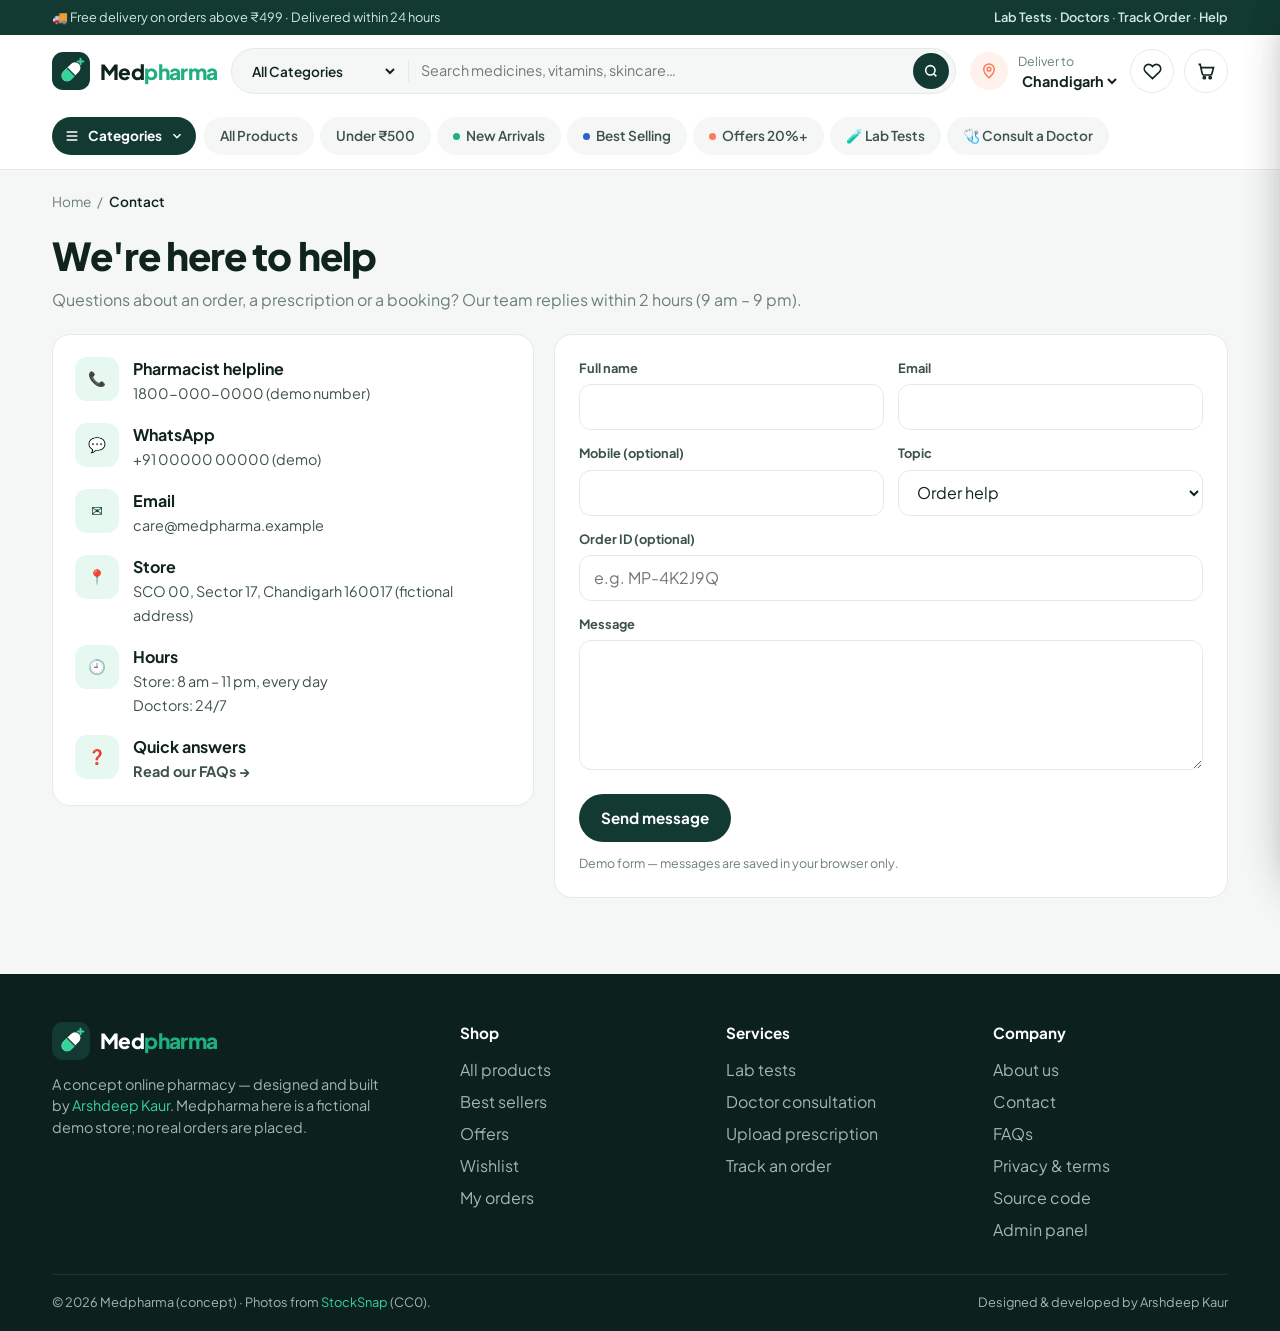
<file: contact.html>
<!DOCTYPE html>
<html lang="en">
<head>
  <!-- Medpharma — contact. Concept project by Arshdeep Kaur. -->
  <meta charset="UTF-8" />
  <meta name="viewport" content="width=device-width, initial-scale=1.0" />
  <title>Contact Us — Medpharma</title>
  <meta name="description" content="Get in touch with Medpharma for order help, prescriptions, lab bookings or partnerships." />
  <meta name="theme-color" content="#123a33" />
  <link rel="canonical" href="https://arshiiiverse.github.io/medpharma/contact.html" />
  <link rel="icon" href="assets/logo-mark.svg" type="image/svg+xml" />
  <link rel="preconnect" href="https://fonts.googleapis.com" />
  <link rel="preconnect" href="https://fonts.gstatic.com" crossorigin />
  <link href="https://fonts.googleapis.com/css2?family=Plus+Jakarta+Sans:wght@400;500;600;700;800&display=swap" rel="stylesheet" />
  <link rel="stylesheet" href="assets/styles.css" />
</head>

<body data-page="contact">
  <div id="mp-header"></div>

  <main id="main" class="wrap">
    <nav class="crumbs" aria-label="Breadcrumb"><a href="index.html">Home</a><span>/</span><span aria-current="page">Contact</span></nav>
    <div class="page-title"><div><h1>We're here to help</h1><p>Questions about an order, a prescription or a booking? Our team replies within 2 hours (9 am – 9 pm).</p></div></div>

    <div class="contact-grid" style="padding-bottom:20px">
      <div class="info-card">
        <div class="info-row"><span class="ic">📞</span><div><b>Pharmacist helpline</b><span>1800-000-0000 (demo number)</span></div></div>
        <div class="info-row"><span class="ic">💬</span><div><b>WhatsApp</b><span>+91 00000 00000 (demo)</span></div></div>
        <div class="info-row"><span class="ic">✉️</span><div><b>Email</b><span>care@medpharma.example</span></div></div>
        <div class="info-row"><span class="ic">📍</span><div><b>Store</b><span>SCO 00, Sector 17, Chandigarh 160017 (fictional address)</span></div></div>
        <div class="info-row"><span class="ic">🕘</span><div><b>Hours</b><span>Store: 8 am – 11 pm, every day<br />Doctors: 24/7</span></div></div>
        <div class="info-row"><span class="ic">❓</span><div><b>Quick answers</b><a class="link-arrow" href="faq.html">Read our FAQs →</a></div></div>
      </div>

      <div class="panel">
        <form id="contact-form" novalidate>
          <div class="form-grid two">
            <div class="field"><label for="ct-name">Full name</label><input id="ct-name" autocomplete="name" /><p class="err">Please enter your name.</p></div>
            <div class="field"><label for="ct-email">Email</label><input id="ct-email" type="email" autocomplete="email" /><p class="err">Please enter a valid email address.</p></div>
            <div class="field"><label for="ct-phone">Mobile (optional)</label><input id="ct-phone" inputmode="numeric" maxlength="10" autocomplete="tel-national" /><p class="err">Enter a valid 10-digit mobile number.</p></div>
            <div class="field"><label for="ct-topic">Topic</label>
              <select id="ct-topic"><option>Order help</option><option>Prescription</option><option>Lab test booking</option><option>Doctor consultation</option><option>Returns & refunds</option><option>Partnerships</option><option>Something else</option></select>
            </div>
            <div class="field full"><label for="ct-order">Order ID (optional)</label><input id="ct-order" placeholder="e.g. MP-4K2J9Q" /></div>
            <div class="field full"><label for="ct-msg">Message</label><textarea id="ct-msg" style="height:130px"></textarea><p class="err">Please write a message (at least 15 characters).</p></div>
          </div>
          <p class="form-err" id="ct-err" role="alert" hidden></p>
          <button type="submit" class="btn btn-dark" style="margin-top:18px">Send message</button>
          <p class="note" style="text-align:left" id="ct-note">Demo form — messages are saved in your browser only.</p>
        </form>
        <div class="success" id="contact-success" hidden></div>
      </div>
    </div>
  </main>

  <div id="mp-footer"></div>
  <script src="assets/config.js"></script>
  <script src="assets/data.js"></script>
  <script src="assets/db.js"></script>
  <script src="assets/boot.js"></script>
  <script src="assets/app.js"></script>
  <script>
    MPReady(function () {
      'use strict';
      const $ = s => document.querySelector(s);
      const check = (el, ok) => { el.closest('.field').classList.toggle('invalid', !ok); el.setAttribute('aria-invalid', String(!ok)); return ok; };
      const params = new URLSearchParams(location.search);
      if (params.get('topic')) $('#ct-topic').value = params.get('topic');
      if (params.get('order')) $('#ct-order').value = params.get('order');
      if (window.MPDB && MPDB.enabled) $('#ct-note').textContent = 'We reply to your email within 2 hours (9 am – 9 pm).';

      $('#contact-form').addEventListener('submit', async e => {
        e.preventDefault();
        const err = $('#ct-err'); err.hidden = true;
        const phone = $('#ct-phone').value.trim();
        const ok = [
          check($('#ct-name'), $('#ct-name').value.trim().length >= 2),
          check($('#ct-email'), /^[^\s@]+@[^\s@]+\.[^\s@]{2,}$/.test($('#ct-email').value.trim())),
          check($('#ct-phone'), !phone || /^[6-9]\d{9}$/.test(phone)),
          check($('#ct-msg'), $('#ct-msg').value.trim().length >= 15)
        ].every(Boolean);
        if (!ok) { const bad = document.querySelector('#contact-form .field.invalid input, #contact-form .field.invalid textarea'); if (bad) bad.focus(); return; }
        const msg = {
          ticket: 'TKT-' + Date.now().toString(36).toUpperCase().slice(-6), topic: $('#ct-topic').value, date: new Date().toISOString(), status: 'open',
          name: $('#ct-name').value.trim(), email: $('#ct-email').value.trim(), phone,
          order: $('#ct-order').value.trim(), message: $('#ct-msg').value.trim()
        };
        if (window.MPDB && MPDB.enabled) {
          const btn = e.target.querySelector('button[type="submit"]');
          btn.disabled = true; btn.textContent = 'Sending…';
          try { msg.ticket = await MPDB.addMessage(msg); }
          catch (x) { err.textContent = x.message; err.hidden = false; return; }
          finally { btn.disabled = false; btn.textContent = 'Send message'; }
        } else {
          MP.store.set('messages', [msg, ...MP.store.get('messages', [])].slice(0, 100));
        }
        const ticket = msg.ticket;
        e.target.hidden = true;
        const s = $('#contact-success');
        s.innerHTML = `<div class="tick-big"><svg width="36" height="36" viewBox="0 0 24 24" fill="none" stroke="currentColor" stroke-width="2.6"><path d="M5 12l5 5L20 7"/></svg></div>
          <h3>Thanks, ${MP.esc($('#ct-name').value.trim().split(' ')[0])}!</h3>
          <p>We've received your message about <b>${MP.esc($('#ct-topic').value.toLowerCase())}</b> and will reply to ${MP.esc($('#ct-email').value.trim())} within 2 hours.</p>
          <span class="ref">Ticket ${ticket}</span>
          <div><button type="button" class="btn btn-outline" style="margin-top:20px" id="contact-again">Send another message</button></div>`;
        s.hidden = false;
        $('#contact-again').addEventListener('click', () => { e.target.reset(); e.target.hidden = false; s.hidden = true; $('#ct-name').focus(); });
      });
    });
  </script>
</body>
</html>
</file>
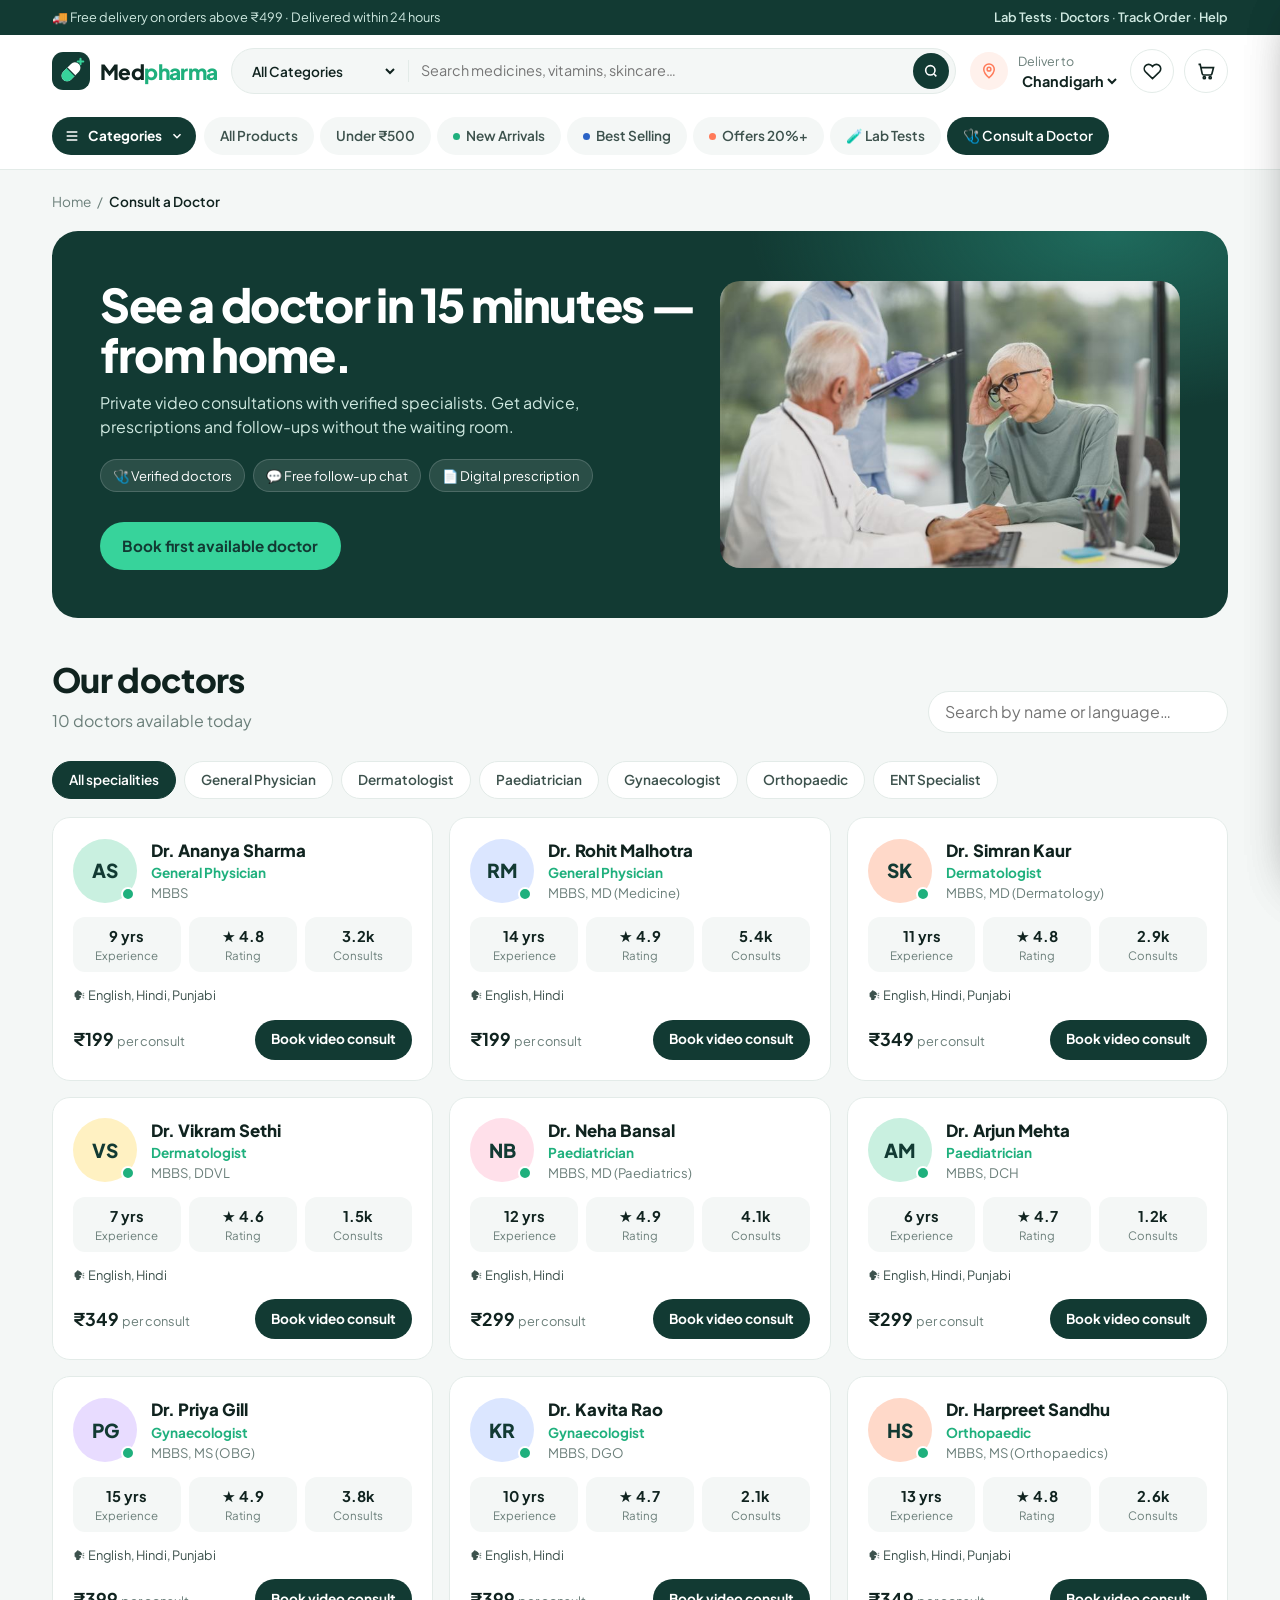
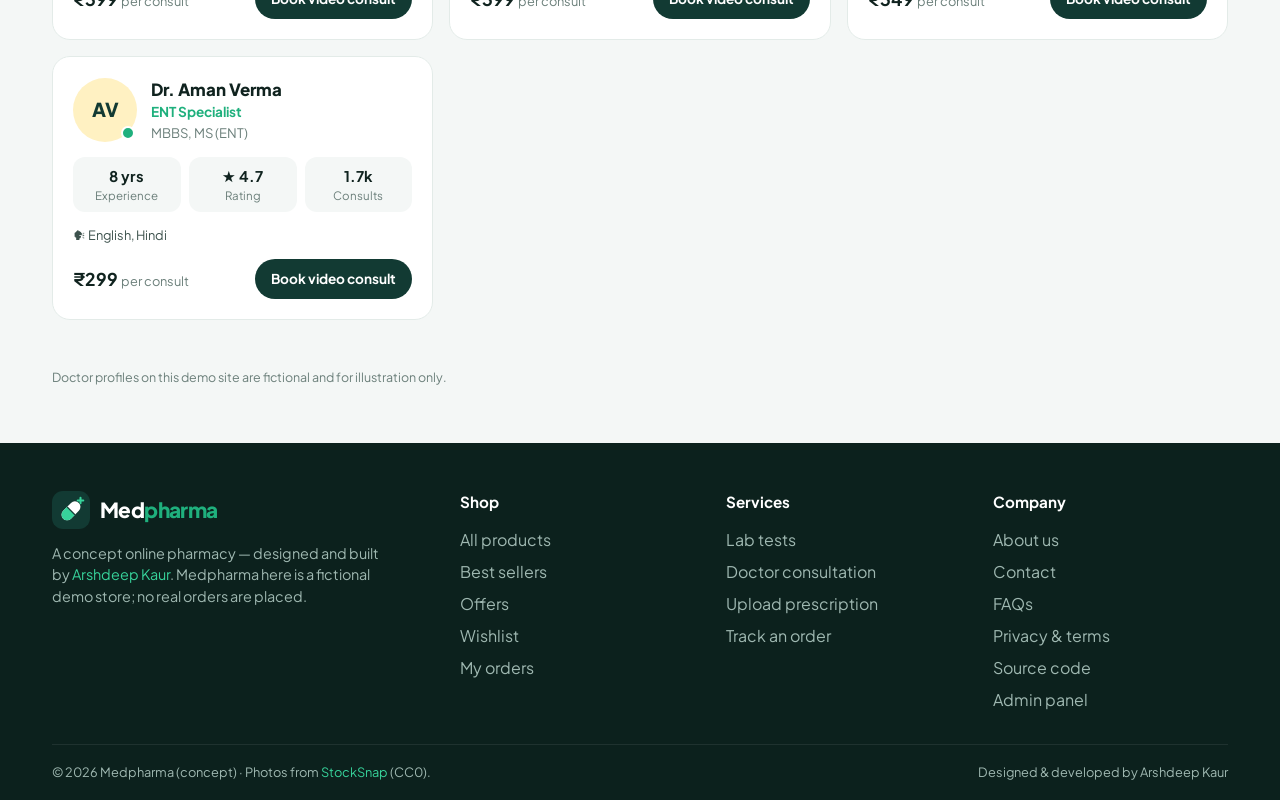
<file: doctors.html>
<!DOCTYPE html>
<html lang="en">
<head>
  <!-- Medpharma — doctors. Concept project by Arshdeep Kaur. Doctor profiles are fictional. -->
  <meta charset="UTF-8" />
  <meta name="viewport" content="width=device-width, initial-scale=1.0" />
  <title>Consult a Doctor Online — Medpharma</title>
  <meta name="description" content="Video consultations with verified general physicians, dermatologists, paediatricians, gynaecologists, orthopaedics and ENT specialists from ₹199." />
  <meta name="theme-color" content="#123a33" />
  <link rel="canonical" href="https://arshiiiverse.github.io/medpharma/doctors.html" />
  <link rel="icon" href="assets/logo-mark.svg" type="image/svg+xml" />
  <link rel="preconnect" href="https://fonts.googleapis.com" />
  <link rel="preconnect" href="https://fonts.gstatic.com" crossorigin />
  <link href="https://fonts.googleapis.com/css2?family=Plus+Jakarta+Sans:wght@400;500;600;700;800&display=swap" rel="stylesheet" />
  <link rel="stylesheet" href="assets/styles.css" />
</head>

<body data-page="doctors">
  <div id="mp-header"></div>

  <main id="main" class="wrap">
    <nav class="crumbs" aria-label="Breadcrumb"><a href="index.html">Home</a><span>/</span><span aria-current="page">Consult a Doctor</span></nav>

    <div class="page-hero">
      <div>
        <h1>See a doctor in 15 minutes — from home.</h1>
        <p>Private video consultations with verified specialists. Get advice, prescriptions and follow-ups without the waiting room.</p>
        <div class="pills"><span>🩺 Verified doctors</span><span>💬 Free follow-up chat</span><span>📄 Digital prescription</span></div>
        <div class="hero-ctas"><button type="button" class="btn btn-mint" data-open="consult">Book first available doctor</button></div>
      </div>
      <div class="art"><img src="images/consult.jpg" alt="Doctor in consultation with a patient" width="720" height="480" /></div>
    </div>

    <section class="inner">
      <div class="section-head">
        <div><h2>Our doctors</h2><p id="doc-count"></p></div>
        <form class="cat-search" id="doc-search" role="search" style="max-width:300px">
          <label class="sr-only" for="doc-q">Search doctors</label>
          <input id="doc-q" type="search" placeholder="Search by name or language…" autocomplete="off" />
        </form>
      </div>
      <div class="tabs" role="tablist" id="spec-tabs" aria-label="Filter by speciality"></div>
      <div class="docs" id="docs"></div>
    </section>

    <section class="inner">
      <p class="note" style="text-align:left">Doctor profiles on this demo site are fictional and for illustration only.</p>
    </section>
  </main>

  <div id="mp-footer"></div>

  <script src="assets/config.js"></script>
  <script src="assets/data.js"></script>
  <script src="assets/db.js"></script>
  <script src="assets/boot.js"></script>
  <script src="assets/app.js"></script>
  <script>
    MPReady(function () {
      'use strict';
      const { DOCTORS, SPECS, rupee, esc } = window.MP;
      const $ = s => document.querySelector(s);
      let spec = new URLSearchParams(location.search).get('spec') || '';
      if (!SPECS.some(s => s.id === spec)) spec = '';
      const initials = n => n.replace('Dr. ', '').split(' ').map(w => w[0]).join('').slice(0, 2);

      $('#spec-tabs').innerHTML = [{ id: '', name: 'All specialities' }, ...SPECS].map(s => `<button class="tab" role="tab" data-spec-tab="${s.id}">${s.name}</button>`).join('');

      function render() {
        const q = $('#doc-q').value.trim().toLowerCase();
        const list = DOCTORS.filter(d => (!spec || d.spec === spec) && (!q || (d.name + ' ' + d.langs + ' ' + d.qual).toLowerCase().includes(q)));
        document.querySelectorAll('#spec-tabs .tab').forEach(t => t.setAttribute('aria-selected', String(t.dataset.specTab === spec)));
        $('#doc-count').textContent = `${list.length} doctor${list.length === 1 ? '' : 's'} available today`;
        $('#docs').innerHTML = list.length ? list.map((d, n) => {
          const s = SPECS.find(x => x.id === d.spec);
          return `
          <article class="doc-card" style="animation-delay:${n * 40}ms">
            <div class="doc-top">
              <span class="avatar-lg" style="background:${d.color}" aria-hidden="true">${initials(d.name)}</span>
              <div>
                <h3>${esc(d.name)}</h3>
                <p class="spec">${s.name}</p>
                <p class="qual">${esc(d.qual)}</p>
              </div>
            </div>
            <div class="doc-meta">
              <div><b>${d.exp} yrs</b>Experience</div>
              <div><b>★ ${d.rating}</b>Rating</div>
              <div><b>${(d.consults / 1000).toFixed(1)}k</b>Consults</div>
            </div>
            <p class="langs">🗣 ${esc(d.langs)}</p>
            <div class="foot-row">
              <p class="price"><b>${rupee(s.fee)}</b> <span style="color:var(--muted);font-size:.8rem">per consult</span></p>
              <button type="button" class="btn btn-dark btn-sm" data-open="consult" data-doctor="${d.id}">Book video consult</button>
            </div>
          </article>`;
        }).join('') : '<p class="empty"><b>No doctors found</b>Try a different speciality or search.</p>';
      }

      $('#spec-tabs').addEventListener('click', e => {
        const b = e.target.closest('.tab'); if (!b) return;
        spec = b.dataset.specTab;
        history.replaceState(null, '', 'doctors.html' + (spec ? '?spec=' + spec : ''));
        render();
      });
      $('#doc-q').addEventListener('input', render);
      $('#doc-search').addEventListener('submit', e => { e.preventDefault(); render(); });
      render();
    });
  </script>
</body>
</html>
</file>
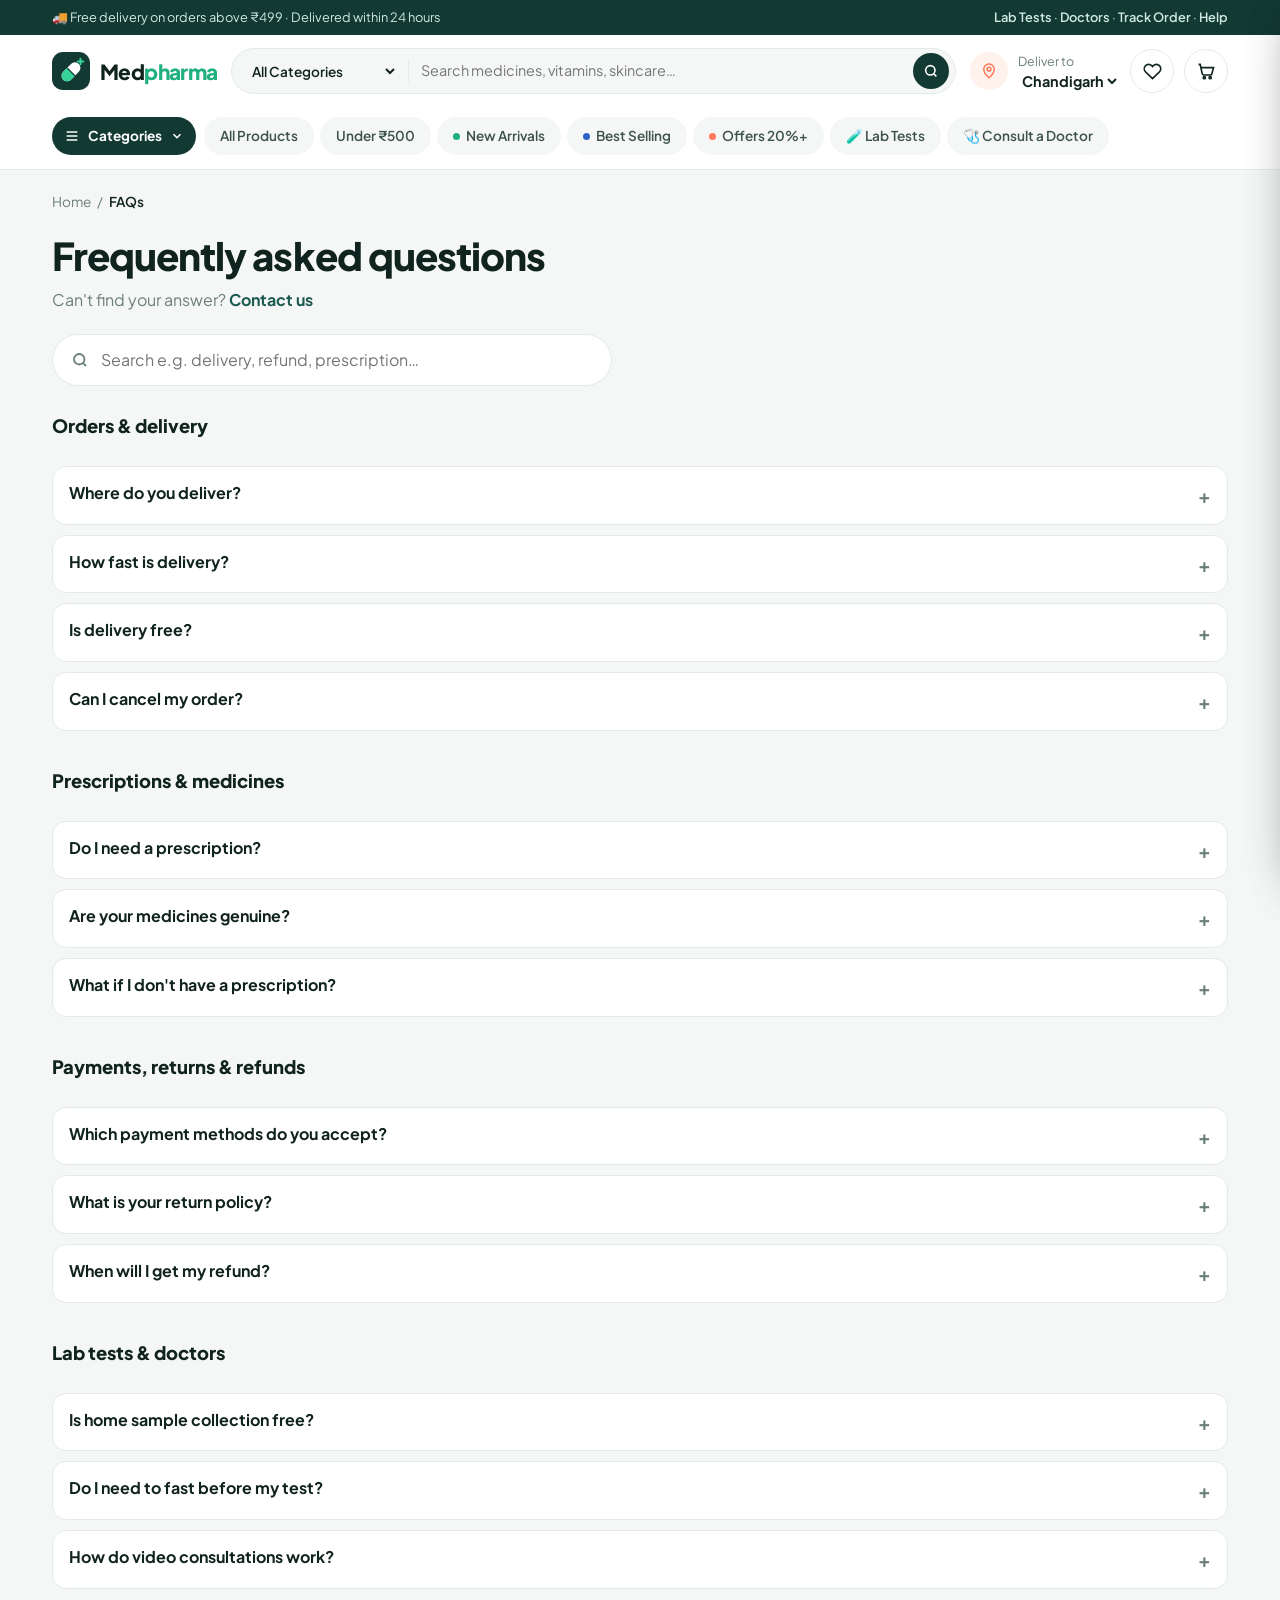
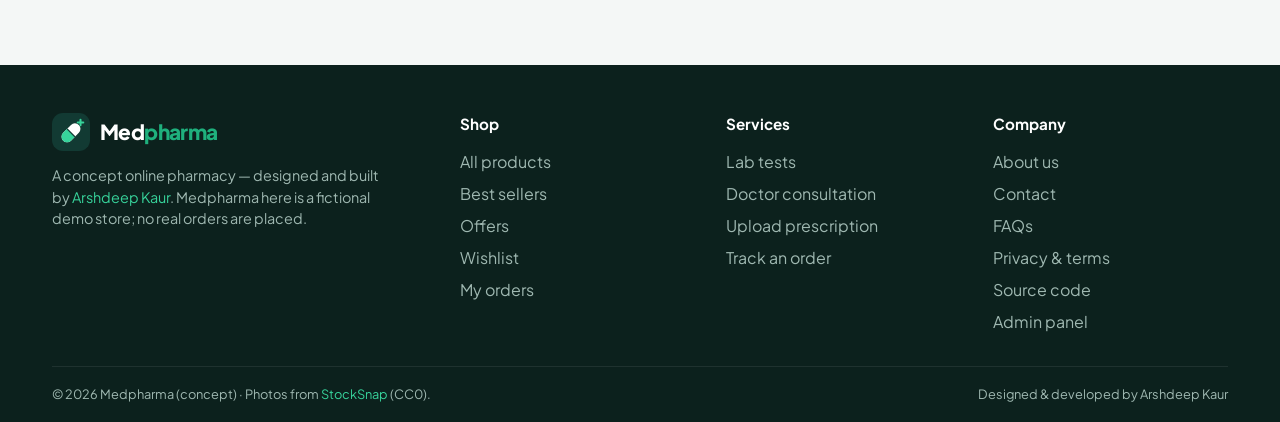
<file: faq.html>
<!DOCTYPE html>
<html lang="en">
<head>
  <!-- Medpharma — FAQ. Concept project by Arshdeep Kaur. -->
  <meta charset="UTF-8" />
  <meta name="viewport" content="width=device-width, initial-scale=1.0" />
  <title>FAQs & Help — Medpharma</title>
  <meta name="description" content="Answers about Medpharma orders, delivery, prescriptions, payments, returns, lab tests and doctor consultations." />
  <meta name="theme-color" content="#123a33" />
  <link rel="canonical" href="https://arshiiiverse.github.io/medpharma/faq.html" />
  <link rel="icon" href="assets/logo-mark.svg" type="image/svg+xml" />
  <link rel="preconnect" href="https://fonts.googleapis.com" />
  <link rel="preconnect" href="https://fonts.gstatic.com" crossorigin />
  <link href="https://fonts.googleapis.com/css2?family=Plus+Jakarta+Sans:wght@400;500;600;700;800&display=swap" rel="stylesheet" />
  <link rel="stylesheet" href="assets/styles.css" />
</head>

<body data-page="faq">
  <div id="mp-header"></div>

  <main id="main" class="wrap" style="padding-bottom:20px">
    <nav class="crumbs" aria-label="Breadcrumb"><a href="index.html">Home</a><span>/</span><span aria-current="page">FAQs</span></nav>
    <div class="page-title"><div><h1>Frequently asked questions</h1><p>Can't find your answer? <a class="link-arrow" href="contact.html">Contact us</a></p></div></div>

    <form class="faq-search" role="search" onsubmit="return false">
      <svg width="18" height="18" viewBox="0 0 24 24" fill="none" stroke="currentColor" stroke-width="2.4" style="color:var(--muted)"><circle cx="11" cy="11" r="7"/><path d="M20 20l-3.5-3.5"/></svg>
      <label class="sr-only" for="faq-q">Search FAQs</label>
      <input id="faq-q" type="search" placeholder="Search e.g. delivery, refund, prescription…" autocomplete="off" />
    </form>
    <p id="faq-none" class="empty" hidden><b>No matching questions</b>Try another word, or <a class="link-arrow" href="contact.html">ask us directly</a>.</p>
    <div class="details" id="faqs"></div>
  </main>

  <div id="mp-footer"></div>
  <script src="assets/config.js"></script>
  <script src="assets/data.js"></script>
  <script src="assets/db.js"></script>
  <script src="assets/boot.js"></script>
  <script src="assets/app.js"></script>
  <script>
    MPReady(function () {
      'use strict';
      const FAQ = {
        'Orders & delivery': [
          ['Where do you deliver?', 'We deliver across Chandigarh (PIN codes starting 160), Mohali (140) and Panchkula (134).'],
          ['How fast is delivery?', 'Most orders arrive within 24 hours. You can track your order any time from <a class="link-arrow" href="orders.html">My orders</a>.'],
          ['Is delivery free?', 'Delivery is free on orders above ₹499. Below that, a ₹49 delivery fee applies.'],
          ['Can I cancel my order?', 'Yes — you can cancel from My orders until the order is out for delivery.']
        ],
        'Prescriptions & medicines': [
          ['Do I need a prescription?', 'Items marked <b>Rx</b> need a valid prescription from a registered doctor. Upload it at checkout or from the <b>Upload prescription</b> button, and our pharmacist will verify it.'],
          ['Are your medicines genuine?', 'Yes. We source only from licensed distributors and manufacturers, and every order is checked by a licensed pharmacist.'],
          ["What if I don't have a prescription?", 'Book a video consultation with one of our doctors — they can issue a digital prescription if it is medically appropriate.']
        ],
        'Payments, returns & refunds': [
          ['Which payment methods do you accept?', 'Cash on delivery and UPI on delivery. (This demo store does not take real payments.)'],
          ['What is your return policy?', 'Unopened, non-medicine items can be returned within 7 days. For safety reasons, opened medicines cannot be returned. Damaged or wrong items are replaced free of charge.'],
          ['When will I get my refund?', 'Refunds are processed within 3–5 working days after we receive the returned item.']
        ],
        'Lab tests & doctors': [
          ['Is home sample collection free?', 'Yes, home sample collection is free for every test booked on Medpharma.'],
          ['Do I need to fast before my test?', 'Some tests require 8–12 hours of fasting. Each test on the <a class="link-arrow" href="lab-tests.html">Lab tests</a> page shows its fasting requirement.'],
          ['How do video consultations work?', 'Book a slot on the <a class="link-arrow" href="doctors.html">Doctors</a> page. We send a secure video link to your phone, and your prescription is shared digitally after the call.']
        ]
      };
      const root = document.getElementById('faqs');
      root.innerHTML = Object.entries(FAQ).map(([group, qs]) => `
        <div class="faq-group"><h2>${group}</h2><div class="details">
          ${qs.map(([q, a]) => `<details><summary>${q}</summary><div class="content"><p>${a}</p></div></details>`).join('')}
        </div></div>`).join('');

      // FAQ structured data
      const ld = document.createElement('script');
      ld.type = 'application/ld+json';
      ld.textContent = JSON.stringify({ '@context': 'https://schema.org', '@type': 'FAQPage', mainEntity: Object.values(FAQ).flat().map(([q, a]) => ({ '@type': 'Question', name: q, acceptedAnswer: { '@type': 'Answer', text: a.replace(/<[^>]+>/g, '') } })) });
      document.head.appendChild(ld);

      document.getElementById('faq-q').addEventListener('input', e => {
        const q = e.target.value.trim().toLowerCase();
        let shown = 0;
        root.querySelectorAll('.faq-group').forEach(g => {
          let groupShown = 0;
          g.querySelectorAll('details').forEach(d => {
            const hit = !q || d.textContent.toLowerCase().includes(q);
            d.hidden = !hit; d.open = !!q && hit;
            groupShown += hit;
          });
          g.hidden = !groupShown; shown += groupShown;
        });
        document.getElementById('faq-none').hidden = shown > 0;
      });
    });
  </script>
</body>
</html>
</file>
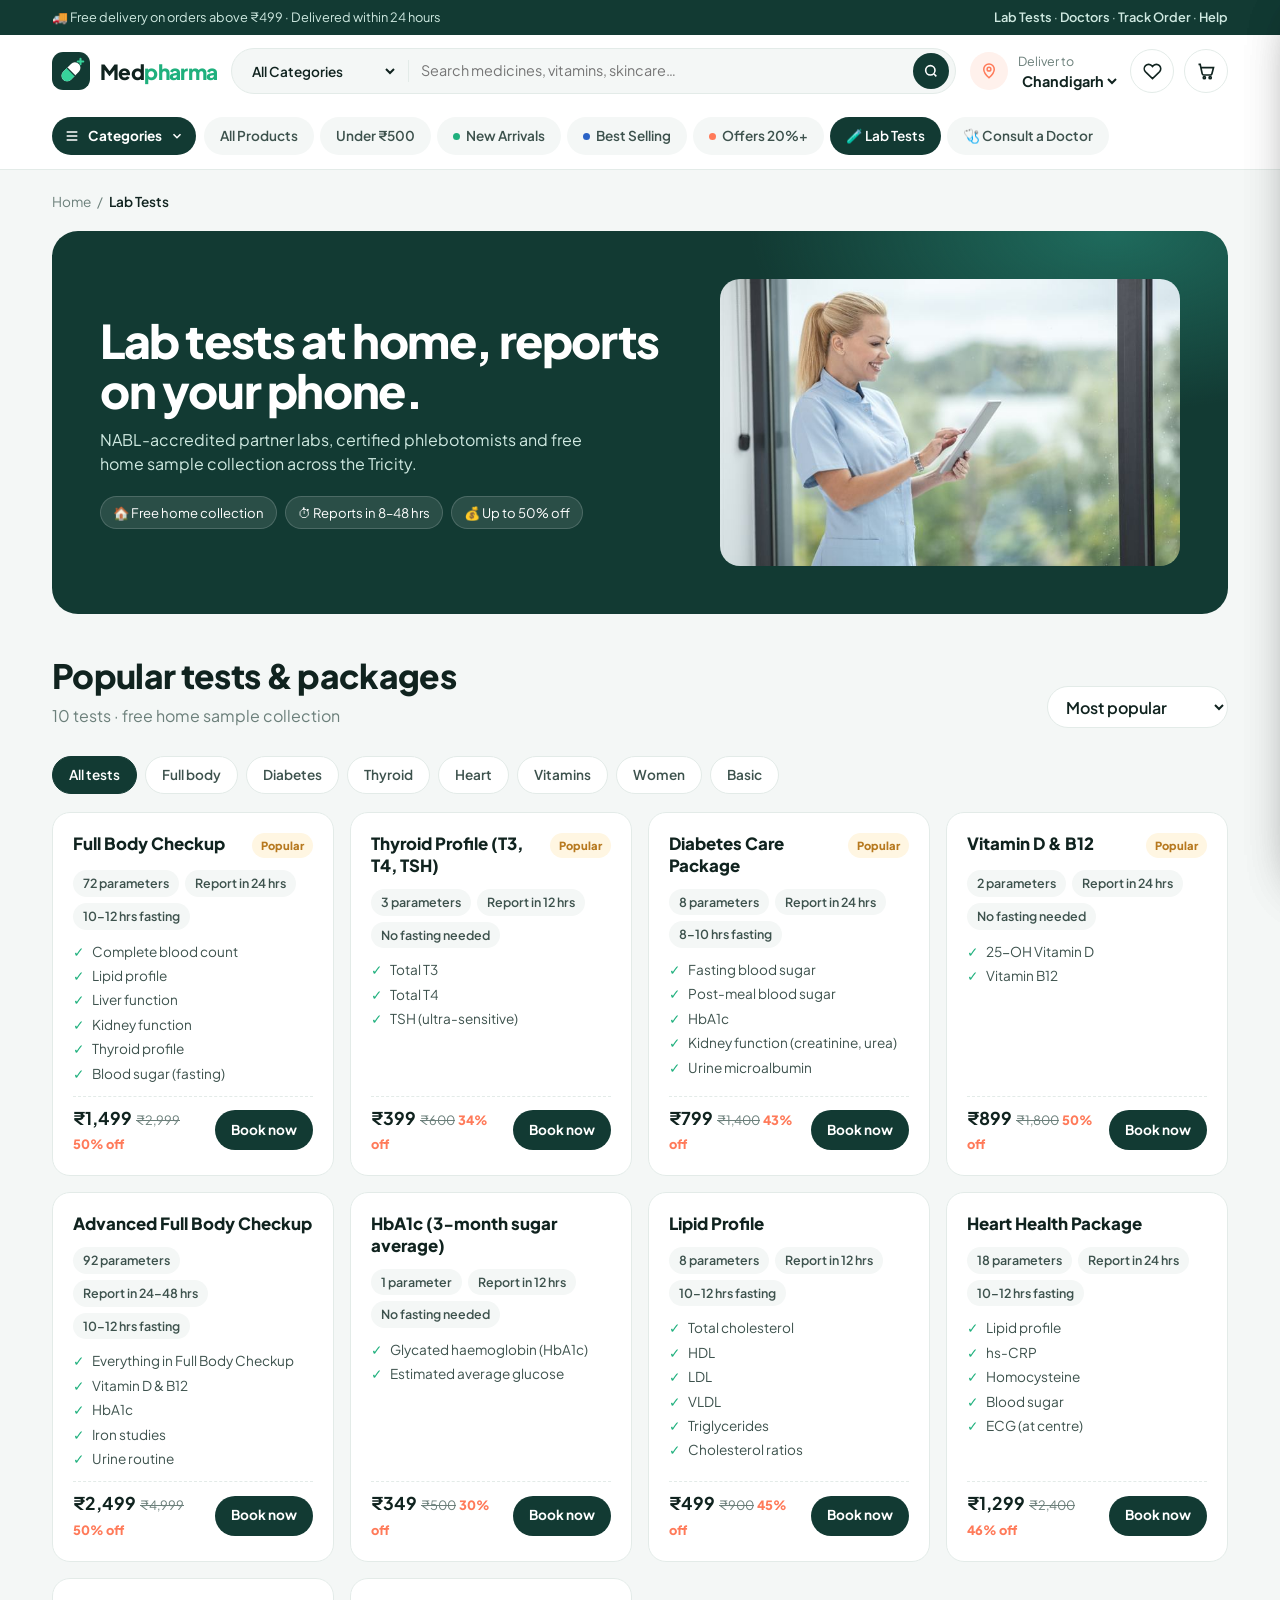
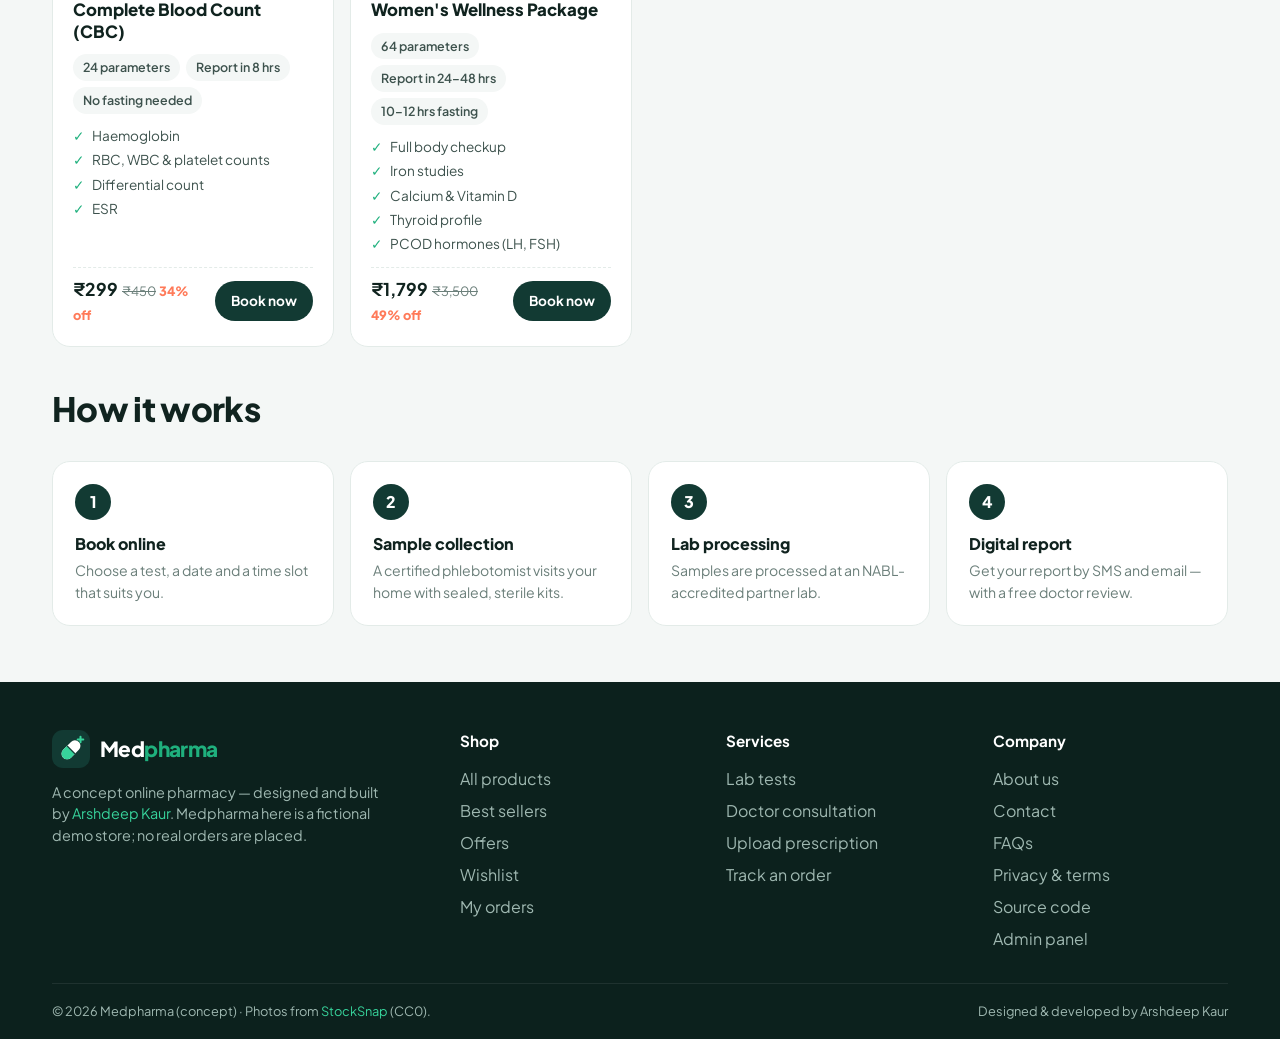
<file: lab-tests.html>
<!DOCTYPE html>
<html lang="en">
<head>
  <!-- Medpharma — lab tests. Concept project by Arshdeep Kaur. -->
  <meta charset="UTF-8" />
  <meta name="viewport" content="width=device-width, initial-scale=1.0" />
  <title>Book Lab Tests at Home in Chandigarh — Medpharma</title>
  <meta name="description" content="Book full body checkups, thyroid, diabetes, heart and vitamin tests with free home sample collection in Chandigarh, Mohali and Panchkula. Reports in 24 hours." />
  <meta name="theme-color" content="#123a33" />
  <link rel="canonical" href="https://arshiiiverse.github.io/medpharma/lab-tests.html" />
  <link rel="icon" href="assets/logo-mark.svg" type="image/svg+xml" />
  <link rel="preconnect" href="https://fonts.googleapis.com" />
  <link rel="preconnect" href="https://fonts.gstatic.com" crossorigin />
  <link href="https://fonts.googleapis.com/css2?family=Plus+Jakarta+Sans:wght@400;500;600;700;800&display=swap" rel="stylesheet" />
  <link rel="stylesheet" href="assets/styles.css" />
</head>

<body data-page="lab">
  <div id="mp-header"></div>

  <main id="main" class="wrap">
    <nav class="crumbs" aria-label="Breadcrumb"><a href="index.html">Home</a><span>/</span><span aria-current="page">Lab Tests</span></nav>

    <div class="page-hero">
      <div>
        <h1>Lab tests at home, reports on your phone.</h1>
        <p>NABL-accredited partner labs, certified phlebotomists and free home sample collection across the Tricity.</p>
        <div class="pills"><span>🏠 Free home collection</span><span>⏱ Reports in 8–48 hrs</span><span>💰 Up to 50% off</span></div>
      </div>
      <div class="art"><img src="images/lab-nurse.jpg" alt="Nurse reviewing patient details on a tablet" width="720" height="480" /></div>
    </div>

    <section class="inner">
      <div class="section-head">
        <div><h2>Popular tests & packages</h2><p id="test-count"></p></div>
        <label><span class="sr-only">Sort tests</span>
          <select class="sort" id="test-sort">
            <option value="popular">Most popular</option>
            <option value="low">Price: low to high</option>
            <option value="high">Price: high to low</option>
            <option value="params">Most parameters</option>
          </select>
        </label>
      </div>
      <div class="tabs" role="tablist" id="test-tabs" aria-label="Filter tests"></div>
      <div class="tests" id="tests"></div>
    </section>

    <section class="inner">
      <div class="section-head"><div><h2>How it works</h2></div></div>
      <div class="steps">
        <div class="step"><h3>Book online</h3><p>Choose a test, a date and a time slot that suits you.</p></div>
        <div class="step"><h3>Sample collection</h3><p>A certified phlebotomist visits your home with sealed, sterile kits.</p></div>
        <div class="step"><h3>Lab processing</h3><p>Samples are processed at an NABL-accredited partner lab.</p></div>
        <div class="step"><h3>Digital report</h3><p>Get your report by SMS and email — with a free doctor review.</p></div>
      </div>
    </section>
  </main>

  <div id="mp-footer"></div>

  <script src="assets/config.js"></script>
  <script src="assets/data.js"></script>
  <script src="assets/db.js"></script>
  <script src="assets/boot.js"></script>
  <script src="assets/app.js"></script>
  <script>
    MPReady(function () {
      'use strict';
      const { LAB_TESTS, rupee, esc } = window.MP;
      const { LAB_TAGS } = window.MP_DATA;
      const $ = s => document.querySelector(s);
      let tag = new URLSearchParams(location.search).get('type') || '';
      if (!LAB_TAGS.some(t => t[0] === tag)) tag = '';

      $('#test-tabs').innerHTML = LAB_TAGS.map(([id, name]) => `<button class="tab" role="tab" data-type="${id}">${name}</button>`).join('');
      const sorts = {
        popular: (a, b) => (b.popular || 0) - (a.popular || 0) || a.id - b.id,
        low: (a, b) => a.price - b.price,
        high: (a, b) => b.price - a.price,
        params: (a, b) => b.params - a.params
      };

      function render() {
        const list = LAB_TESTS.filter(t => !tag || t.tag === tag).sort(sorts[$('#test-sort').value]);
        document.querySelectorAll('#test-tabs .tab').forEach(t => t.setAttribute('aria-selected', String(t.dataset.type === tag)));
        $('#test-count').textContent = `${list.length} test${list.length === 1 ? '' : 's'} · free home sample collection`;
        $('#tests').innerHTML = list.map((t, n) => `
          <article class="test" style="animation-delay:${n * 40}ms">
            <div class="test-top">
              <h3>${esc(t.name)}</h3>
              ${t.popular ? '<span class="tag-pop">Popular</span>' : ''}
            </div>
            <div class="facts"><span>${t.params} parameter${t.params > 1 ? 's' : ''}</span><span>Report in ${t.tat}</span><span>${esc(t.fasting)}</span></div>
            <ul>${t.includes.map(i => `<li>${esc(i)}</li>`).join('')}</ul>
            <div class="foot-row">
              <p class="price"><b>${rupee(t.price)}</b><s>${rupee(t.mrp)}</s> <span style="color:var(--coral);font-weight:800;font-size:.8rem">${Math.round((1 - t.price / t.mrp) * 100)}% off</span></p>
              <button type="button" class="btn btn-dark btn-sm" data-open="lab" data-test="${t.id}">Book now</button>
            </div>
          </article>`).join('');
      }

      $('#test-tabs').addEventListener('click', e => {
        const b = e.target.closest('.tab'); if (!b) return;
        tag = b.dataset.type;
        history.replaceState(null, '', 'lab-tests.html' + (tag ? '?type=' + tag : ''));
        render();
      });
      $('#test-sort').addEventListener('change', render);
      render();
    });
  </script>
</body>
</html>
</file>
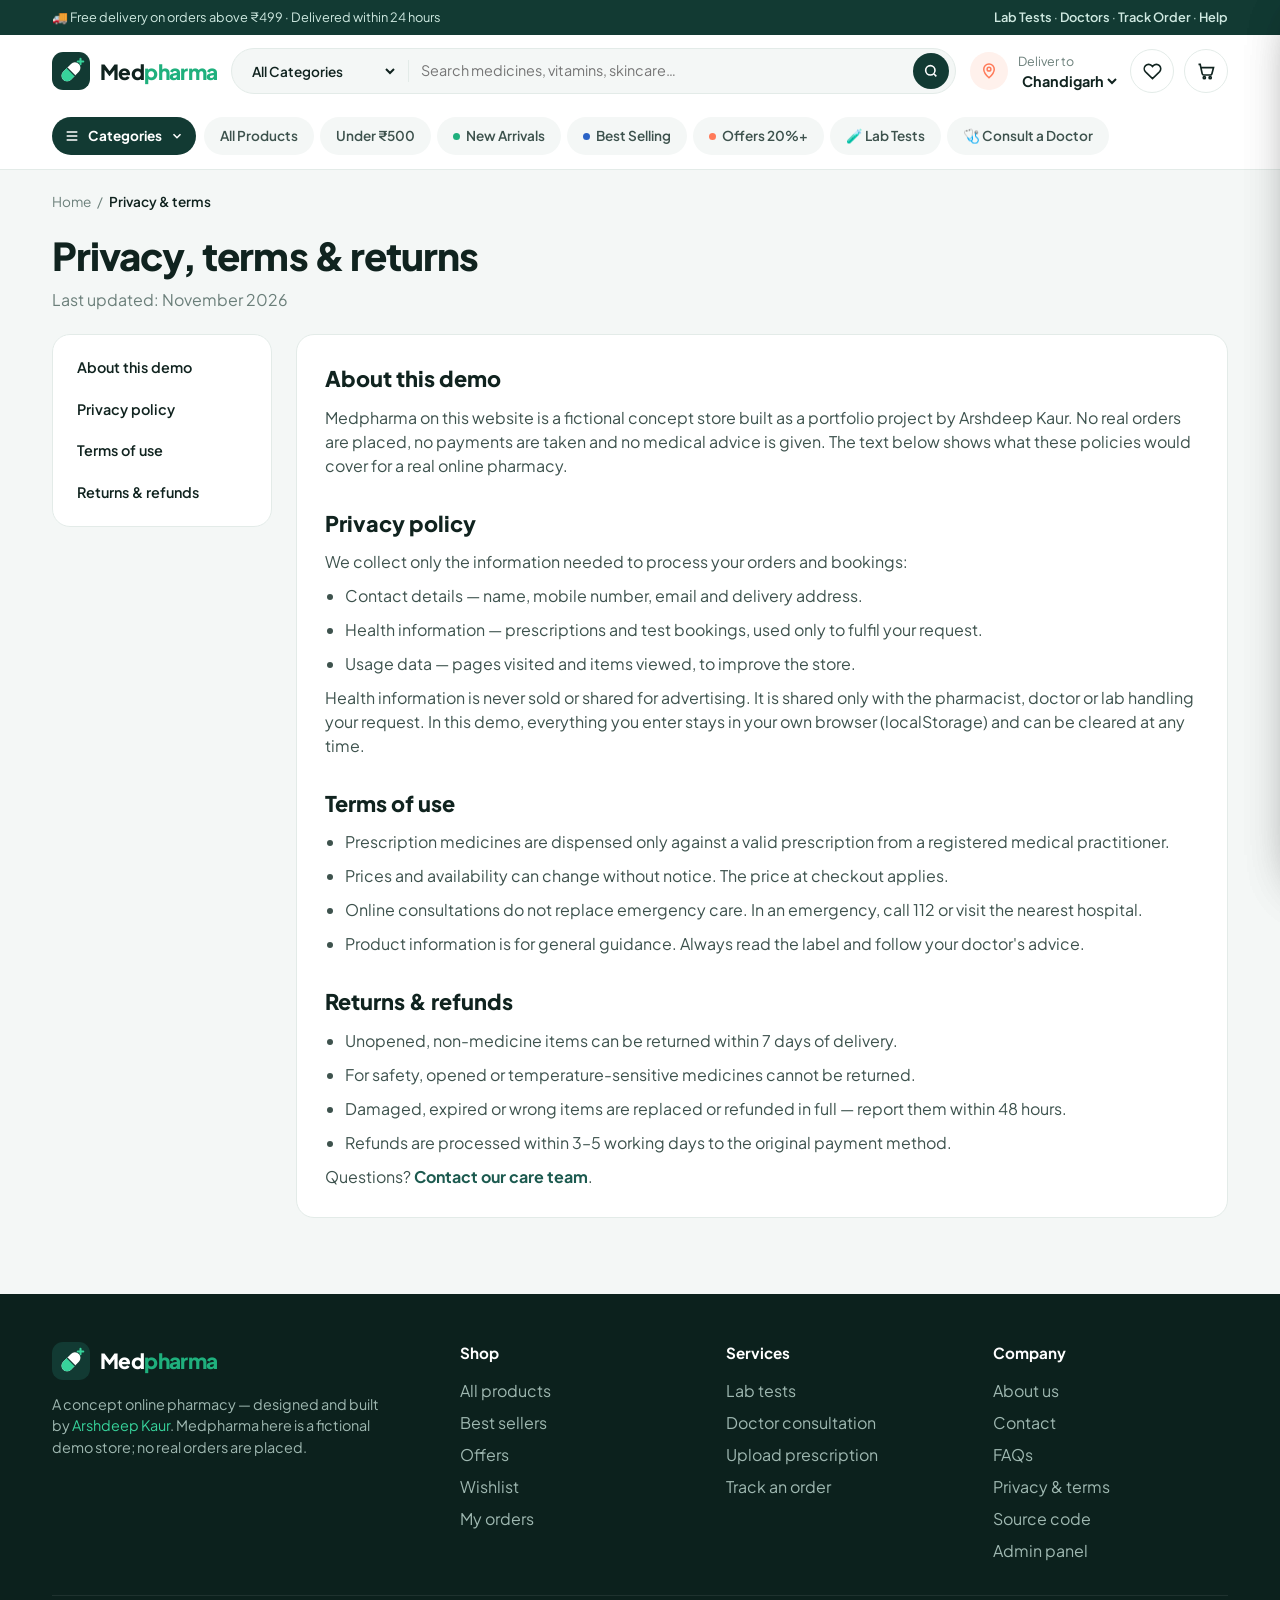
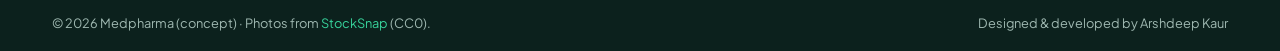
<file: legal.html>
<!DOCTYPE html>
<html lang="en">
<head>
  <!-- Medpharma — privacy, terms, returns. Concept project by Arshdeep Kaur. -->
  <meta charset="UTF-8" />
  <meta name="viewport" content="width=device-width, initial-scale=1.0" />
  <title>Privacy Policy, Terms & Returns — Medpharma</title>
  <meta name="description" content="Medpharma privacy policy, terms of use and return & refund policy." />
  <meta name="theme-color" content="#123a33" />
  <link rel="canonical" href="https://arshiiiverse.github.io/medpharma/legal.html" />
  <link rel="icon" href="assets/logo-mark.svg" type="image/svg+xml" />
  <link rel="preconnect" href="https://fonts.googleapis.com" />
  <link rel="preconnect" href="https://fonts.gstatic.com" crossorigin />
  <link href="https://fonts.googleapis.com/css2?family=Plus+Jakarta+Sans:wght@400;500;600;700;800&display=swap" rel="stylesheet" />
  <link rel="stylesheet" href="assets/styles.css" />
</head>

<body data-page="legal">
  <div id="mp-header"></div>

  <main id="main" class="wrap" style="padding-bottom:20px">
    <nav class="crumbs" aria-label="Breadcrumb"><a href="index.html">Home</a><span>/</span><span aria-current="page">Privacy & terms</span></nav>
    <div class="page-title"><div><h1>Privacy, terms & returns</h1><p>Last updated: November 2026</p></div></div>

    <div class="legal">
      <nav aria-label="On this page">
        <a href="#demo">About this demo</a>
        <a href="#privacy">Privacy policy</a>
        <a href="#terms">Terms of use</a>
        <a href="#returns">Returns & refunds</a>
      </nav>
      <article>
        <h2 id="demo">About this demo</h2>
        <p>Medpharma on this website is a fictional concept store built as a portfolio project by Arshdeep Kaur. No real orders are placed, no payments are taken and no medical advice is given. The text below shows what these policies would cover for a real online pharmacy.</p>

        <h2 id="privacy">Privacy policy</h2>
        <p>We collect only the information needed to process your orders and bookings:</p>
        <ul>
          <li>Contact details — name, mobile number, email and delivery address.</li>
          <li>Health information — prescriptions and test bookings, used only to fulfil your request.</li>
          <li>Usage data — pages visited and items viewed, to improve the store.</li>
        </ul>
        <p>Health information is never sold or shared for advertising. It is shared only with the pharmacist, doctor or lab handling your request. In this demo, everything you enter stays in your own browser (localStorage) and can be cleared at any time.</p>

        <h2 id="terms">Terms of use</h2>
        <ul>
          <li>Prescription medicines are dispensed only against a valid prescription from a registered medical practitioner.</li>
          <li>Prices and availability can change without notice. The price at checkout applies.</li>
          <li>Online consultations do not replace emergency care. In an emergency, call 112 or visit the nearest hospital.</li>
          <li>Product information is for general guidance. Always read the label and follow your doctor's advice.</li>
        </ul>

        <h2 id="returns">Returns & refunds</h2>
        <ul>
          <li>Unopened, non-medicine items can be returned within 7 days of delivery.</li>
          <li>For safety, opened or temperature-sensitive medicines cannot be returned.</li>
          <li>Damaged, expired or wrong items are replaced or refunded in full — report them within 48 hours.</li>
          <li>Refunds are processed within 3–5 working days to the original payment method.</li>
        </ul>
        <p>Questions? <a class="link-arrow" href="contact.html?topic=Returns%20%26%20refunds">Contact our care team</a>.</p>
      </article>
    </div>
  </main>

  <div id="mp-footer"></div>
  <script src="assets/config.js"></script>
  <script src="assets/data.js"></script>
  <script src="assets/db.js"></script>
  <script src="assets/boot.js"></script>
  <script src="assets/app.js"></script>
</body>
</html>
</file>
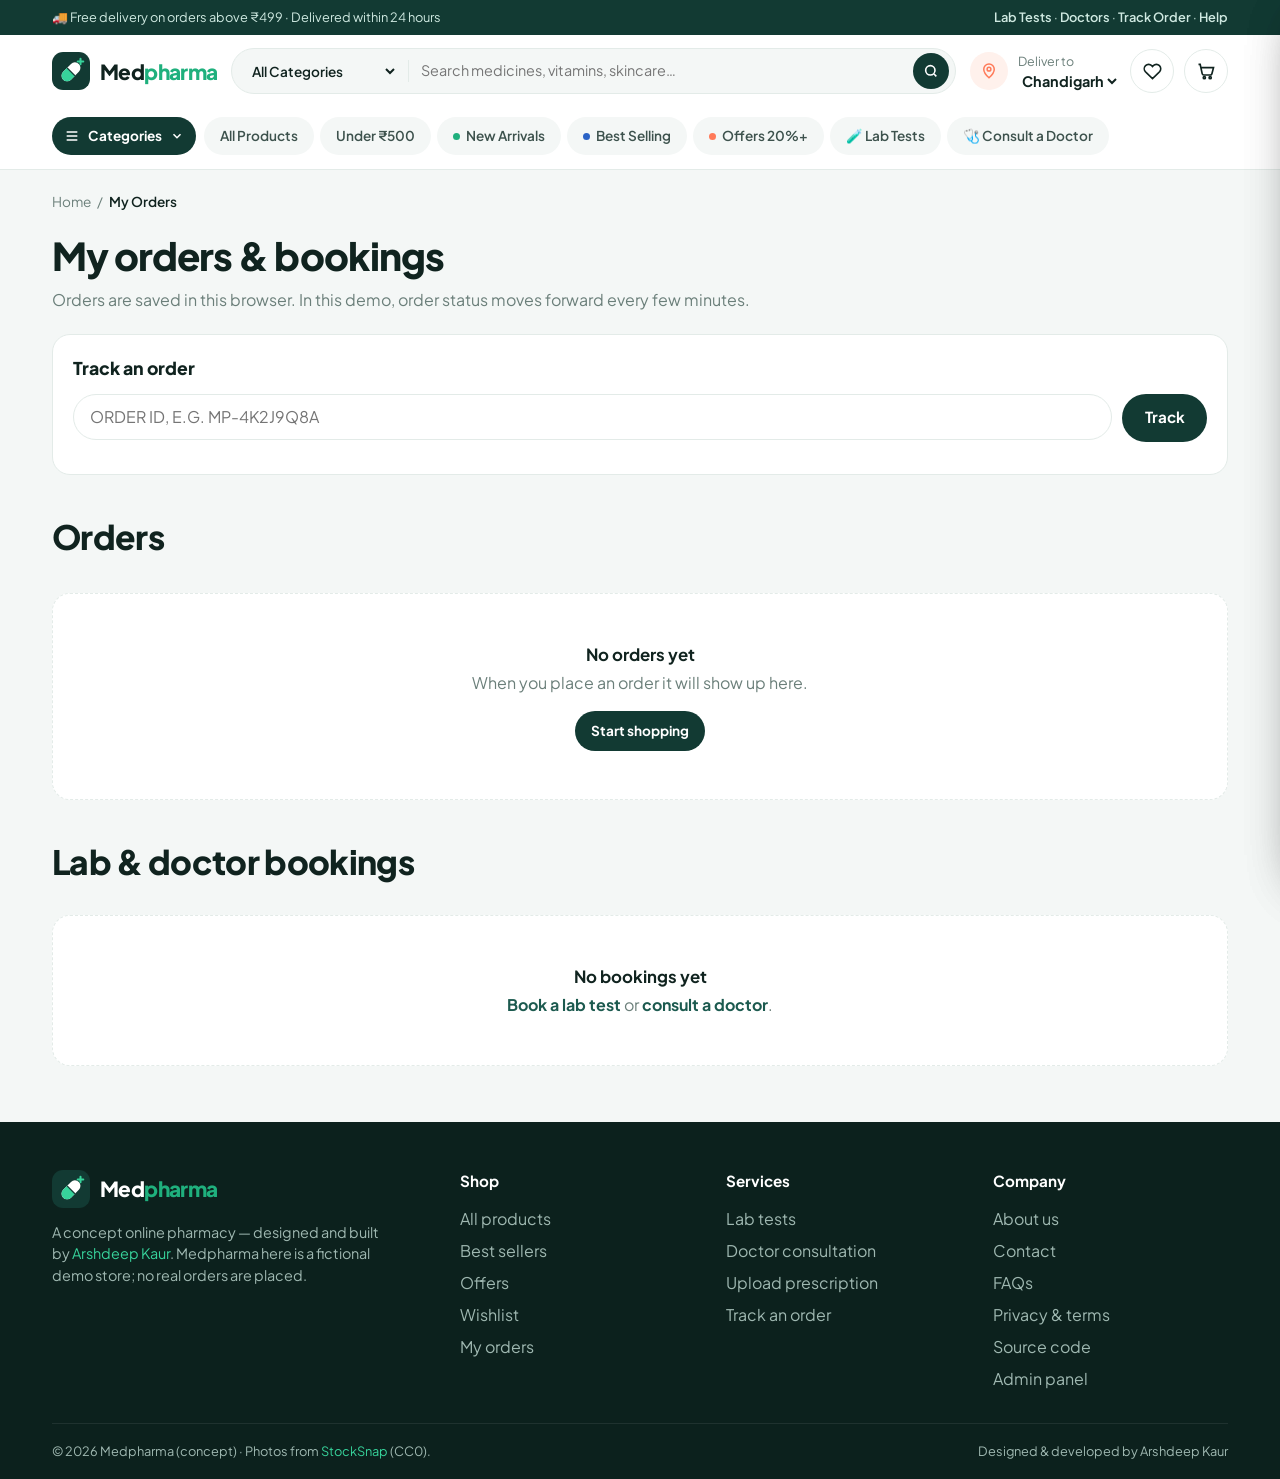
<file: orders.html>
<!DOCTYPE html>
<html lang="en">
<head>
  <!-- Medpharma — my orders. Concept project by Arshdeep Kaur. -->
  <meta charset="UTF-8" />
  <meta name="viewport" content="width=device-width, initial-scale=1.0" />
  <title>My Orders & Bookings — Medpharma</title>
  <meta name="description" content="Track your Medpharma orders, reorder medicines and view your lab test and doctor bookings." />
  <meta name="robots" content="noindex" />
  <meta name="theme-color" content="#123a33" />
  <link rel="icon" href="assets/logo-mark.svg" type="image/svg+xml" />
  <link rel="preconnect" href="https://fonts.googleapis.com" />
  <link rel="preconnect" href="https://fonts.gstatic.com" crossorigin />
  <link href="https://fonts.googleapis.com/css2?family=Plus+Jakarta+Sans:wght@400;500;600;700;800&display=swap" rel="stylesheet" />
  <link rel="stylesheet" href="assets/styles.css" />
</head>

<body data-page="orders">
  <div id="mp-header"></div>

  <main id="main" class="wrap">
    <nav class="crumbs" aria-label="Breadcrumb"><a href="index.html">Home</a><span>/</span><span aria-current="page">My Orders</span></nav>
    <div class="page-title"><div><h1>My orders & bookings</h1><p id="orders-note">Orders are saved in this browser. In this demo, order status moves forward every few minutes.</p></div></div>

    <div class="track-box" id="track">
      <h2 style="font-size:1.1rem;font-weight:800">Track an order</h2>
      <form id="track-form">
        <label class="sr-only" for="track-id">Order ID</label>
        <input id="track-id" placeholder="Order ID, e.g. MP-4K2J9Q8A" autocomplete="off" />
        <label class="sr-only" for="track-phone">Mobile number used for the order</label>
        <input id="track-phone" inputmode="numeric" maxlength="10" placeholder="Mobile number" style="text-transform:none" hidden />
        <button class="btn btn-dark" type="submit">Track</button>
      </form>
      <p id="track-msg" style="font-size:.9rem;color:var(--muted)"></p>
    </div>

    <section class="inner">
      <div class="section-head"><div><h2>Orders</h2><p id="order-count"></p></div></div>
      <div class="orders" id="orders"></div>
    </section>

    <section class="inner">
      <div class="section-head"><div><h2>Lab & doctor bookings</h2></div></div>
      <div class="orders" id="bookings"></div>
    </section>
  </main>

  <div id="mp-footer"></div>

  <script src="assets/config.js"></script>
  <script src="assets/data.js"></script>
  <script src="assets/db.js"></script>
  <script src="assets/boot.js"></script>
  <script src="assets/app.js"></script>
  <script>
    MPReady(function () {
      'use strict';
      const { byId, rupee, esc, store, toast } = window.MP;
      const $ = s => document.querySelector(s);
      const STEPS = ['Order placed', 'Packed', 'Out for delivery', 'Delivered'];
      const live = !!(window.MPDB && MPDB.enabled);
      let orders = [];
      if (live) {
        $('#orders-note').textContent = 'Orders placed on this device are listed below. Track any other order with its ID and mobile number.';
        $('#track-phone').hidden = false;
      }

      // Orders come from the database (live) or browser storage (demo)
      async function loadOrders() {
        if (!live) { orders = store.get('orders', []).filter(o => Array.isArray(o.items)); return; }
        try { orders = await MPDB.myOrders(store.get('my-orders', [])); }
        catch (err) { $('#orders').innerHTML = `<div class="empty"><b>Couldn't load your orders</b>${esc(err.message)}</div>`; throw err; }
      }
      const phoneFor = id => (store.get('my-orders', []).find(r => r.id === id) || {}).phone;

      // Demo: status advances with time since the order was placed
      const KEYS = ['placed', 'packed', 'out', 'delivered'];
      function stage(o) {
        if (o.status === 'cancelled') return -1;
        if (o.manual) return Math.max(0, KEYS.indexOf(o.status));   // set by the admin panel
        const mins = (Date.now() - new Date(o.date)) / 60000;
        return mins < 2 ? 0 : mins < 5 ? 1 : mins < 10 ? 2 : 3;
      }
      const fmt = d => new Date(d).toLocaleString('en-IN', { day: 'numeric', month: 'short', year: 'numeric', hour: 'numeric', minute: '2-digit' });

      function orderHTML(o) {
        const s = stage(o);
        const label = s < 0 ? 'Cancelled' : STEPS[s];
        const cls = s < 0 ? 'cancelled' : s === 3 ? 'delivered' : '';
        // Items keep their own name/image, so they still show if a product is later removed
        const items = o.items.map(i => { const p = byId(i.id); return { ...i, p: { id: i.id, name: i.name || (p && p.name) || 'Product', img: i.img || (p && p.img) || 'assets/logo-mark.svg' } }; });
        return `
          <article class="order" id="order-${o.id}">
            <div class="order-head">
              <div>
                <h3>Order ${o.id}</h3>
                <p>${fmt(o.date)} · ${o.items.reduce((a, i) => a + i.q, 0)} item(s) · <b style="color:var(--ink)">${rupee(o.total)}</b> · ${esc(o.pay)}</p>
                <p>Deliver to ${esc(o.name)}, ${esc(o.address)}, ${esc(o.city)} ${esc(o.pin)}</p>
              </div>
              <span class="status ${cls}">${label}</span>
            </div>
            ${s >= 0 ? `<div class="tracker" aria-label="Order progress: ${label}">${STEPS.map((st, i) => `<div class="${i <= s ? 'done' : ''}">${st}</div>`).join('')}</div>` : ''}
            <div class="order-items">${items.map(i => `<a href="product.html?id=${i.p.id}"><img src="${i.p.img}" alt="" />${esc(i.p.name)} × ${i.q}</a>`).join('')}</div>
            <div class="order-actions">
              <button type="button" class="btn btn-outline btn-sm" data-reorder="${o.id}">Reorder</button>
              ${s >= 0 && s < 2 ? `<button type="button" class="btn btn-sm" style="color:var(--danger)" data-cancel="${o.id}">Cancel order</button>` : ''}
              ${s === 3 ? '<span style="font-size:.85rem;color:var(--muted);align-self:center">Delivered — hope you feel better soon! 💚</span>' : ''}
            </div>
          </article>`;
      }

      function render() {
        $('#order-count').textContent = orders.length ? `${orders.length} order${orders.length === 1 ? '' : 's'}` : '';
        $('#orders').innerHTML = orders.length ? orders.map(orderHTML).join('')
          : '<div class="empty"><b>No orders yet</b>When you place an order it will show up here.<div style="margin-top:16px"><a class="btn btn-dark btn-sm" href="catalog.html">Start shopping</a></div></div>';
        const bookings = store.get('bookings', []);
        $('#bookings').innerHTML = bookings.length ? bookings.map(b => `
          <div class="booking">
            <div><b>${b.type === 'lab' ? '🧪' : '👩‍⚕️'} ${esc(b.title)}</b><span>${esc(b.when)} · ${rupee(b.price)} · Ref ${esc(b.id)}</span></div>
            <span class="status">Confirmed</span>
          </div>`).join('')
          : '<div class="empty"><b>No bookings yet</b><a class="link-arrow" href="lab-tests.html">Book a lab test</a> or <a class="link-arrow" href="doctors.html">consult a doctor</a>.</div>';
      }

      document.addEventListener('click', async e => {
        const r = e.target.closest('[data-reorder]');
        if (r) {
          const o = orders.find(x => x.id === r.dataset.reorder);
          let added = 0;
          o.items.forEach(i => { const p = byId(i.id); if (p && p.active !== false && p.stock > 0) { MP.setQty(i.id, Math.min(10, (MP.cart()[i.id] || 0) + i.q)); added++; } });
          toast(added ? `${added} product${added === 1 ? '' : 's'} added to cart` : 'These products are not available right now', added ? { label: 'View cart', run: () => MP.openPanel('cart') } : null);
        }
        const c = e.target.closest('[data-cancel]');
        if (c) {
          const id = c.dataset.cancel;
          if (live) {
            c.disabled = true; c.textContent = 'Cancelling…';
            try { await MPDB.cancelOrder(id, phoneFor(id)); await loadOrders(); toast(`Order ${id} cancelled`); }
            catch (err) { toast(err.message); }
            render();
            return;
          }
          const all = store.get('orders', []);
          all.find(x => x.id === id).status = 'cancelled';
          store.set('orders', all);
          await loadOrders();
          toast(`Order ${id} cancelled`);
          render();
        }
      });

      $('#track-form').addEventListener('submit', async e => {
        e.preventDefault();
        const id = $('#track-id').value.trim().toUpperCase();
        const msg = $('#track-msg');
        if (!id) { msg.textContent = 'Please enter your order ID.'; return; }
        let o = orders.find(x => x.id === id);
        if (!o && live) {
          const phone = $('#track-phone').value.trim();
          if (!/^[6-9]\d{9}$/.test(phone)) { msg.textContent = 'Please enter the 10-digit mobile number used for this order.'; $('#track-phone').focus(); return; }
          msg.textContent = 'Looking up your order…';
          try {
            const found = await MPDB.myOrders([{ id, phone }]);
            if (found.length) { MP.rememberOrder(id, phone); await loadOrders(); render(); o = orders.find(x => x.id === id); }
          } catch (err) { msg.textContent = err.message; return; }
        }
        if (!o) { msg.innerHTML = live ? `We couldn't find order <b>${esc(id)}</b> with that mobile number. Check both and try again.` : `We couldn't find order <b>${esc(id)}</b> in this browser. Check the ID in your order confirmation.`; return; }
        const s = stage(o);
        msg.innerHTML = `Order <b>${o.id}</b>: <b style="color:var(--mint-dark)">${s < 0 ? 'Cancelled' : STEPS[s]}</b>.`;
        const card = document.getElementById('order-' + o.id);
        card.scrollIntoView({ behavior: 'smooth', block: 'center' });
        card.animate([{ boxShadow: '0 0 0 3px var(--mint)' }, { boxShadow: '0 0 0 0 transparent' }], { duration: 1600 });
      });

      $('#orders').innerHTML = '<div class="empty">Loading your orders…</div>';
      loadOrders().then(render).catch(() => {});
      // Keep statuses fresh (the admin may update them)
      setInterval(() => loadOrders().then(render).catch(() => {}), live ? 60000 : 30000);
    });
  </script>
</body>
</html>
</file>
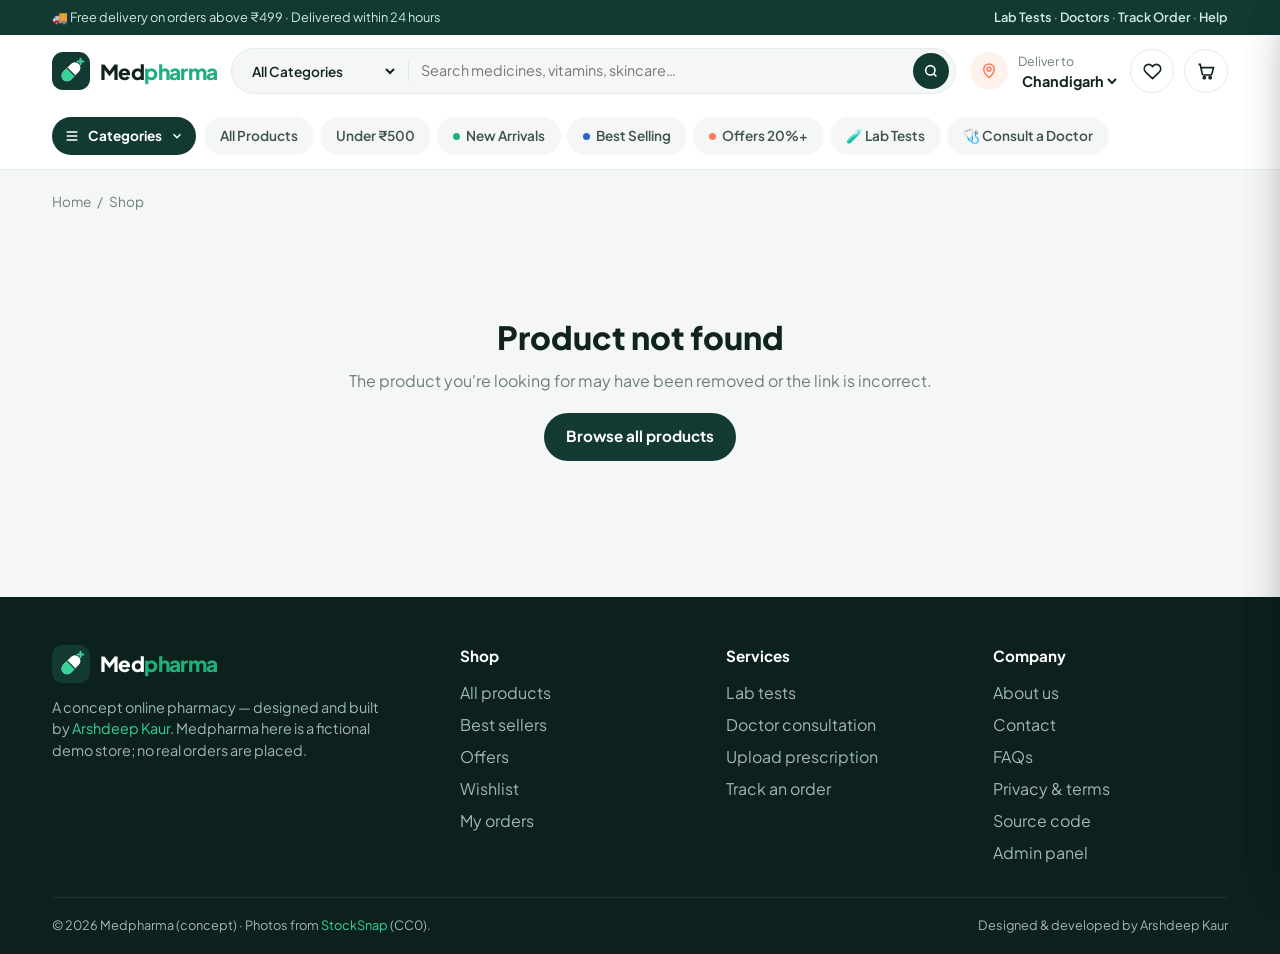
<file: product.html>
<!DOCTYPE html>
<html lang="en">
<head>
  <!-- Medpharma — product page. Concept project by Arshdeep Kaur. -->
  <meta charset="UTF-8" />
  <meta name="viewport" content="width=device-width, initial-scale=1.0" />
  <title>Product — Medpharma</title>
  <meta name="description" content="Product details, price, usage and delivery information at Medpharma." />
  <meta name="theme-color" content="#123a33" />
  <link rel="icon" href="assets/logo-mark.svg" type="image/svg+xml" />
  <link rel="preconnect" href="https://fonts.googleapis.com" />
  <link rel="preconnect" href="https://fonts.gstatic.com" crossorigin />
  <link href="https://fonts.googleapis.com/css2?family=Plus+Jakarta+Sans:wght@400;500;600;700;800&display=swap" rel="stylesheet" />
  <link rel="stylesheet" href="assets/styles.css" />
</head>

<body data-page="product">
  <div id="mp-header"></div>

  <main id="main" class="wrap">
    <nav class="crumbs" aria-label="Breadcrumb" id="crumbs"></nav>
    <div id="pdp-root" style="margin-top:20px"></div>

    <section id="related-wrap" style="padding-top:16px" hidden>
      <div class="section-head"><div><h2>You may also like</h2><p id="related-sub"></p></div><a class="link-arrow" id="related-all" href="catalog.html">See all →</a></div>
      <div class="grid cols-4" id="related"></div>
    </section>
  </main>

  <div id="mp-footer"></div>

  <script src="assets/config.js"></script>
  <script src="assets/data.js"></script>
  <script src="assets/db.js"></script>
  <script src="assets/boot.js"></script>
  <script src="assets/app.js"></script>
  <script>
    /* ---------- Product page ---------- */
    MPReady(function () {
      'use strict';
      const { PRODUCTS, byId, catById, cardHTML, rupee, discount, esc, wishButton } = window.MP;
      const $ = s => document.querySelector(s);
      const id = +new URLSearchParams(location.search).get('id');
      const p = byId(id);

      if (!p || p.active === false) {
        $('#crumbs').innerHTML = '<a href="index.html">Home</a><span>/</span><a href="catalog.html">Shop</a>';
        $('#pdp-root').innerHTML = `<div class="not-found"><h1>Product not found</h1><p>The product you're looking for may have been removed or the link is incorrect.</p><a class="btn btn-dark" href="catalog.html">Browse all products</a></div>`;
        document.title = 'Product not found — Medpharma';
        return;
      }

      const cat = catById(p.cat);
      document.title = `${p.name} (${p.pack}) — Buy Online at Medpharma`;
      document.querySelector('meta[name="description"]').content = `${p.name} by ${p.brand} — ${p.desc} ${rupee(p.price)}, delivered in 24 hours.`;
      const canon = document.createElement('link');
      canon.rel = 'canonical'; canon.href = `https://arshiiiverse.github.io/medpharma/product.html?id=${p.id}`;
      document.head.appendChild(canon);

      // Structured data for search engines
      const ld = document.createElement('script');
      ld.type = 'application/ld+json';
      ld.textContent = JSON.stringify({
        '@context': 'https://schema.org', '@type': 'Product', name: p.name, brand: { '@type': 'Brand', name: p.brand },
        image: new URL(p.img, location.href).href, description: p.desc,
        aggregateRating: { '@type': 'AggregateRating', ratingValue: p.rating, reviewCount: p.reviews },
        offers: { '@type': 'Offer', priceCurrency: 'INR', price: p.price, availability: 'https://schema.org/InStock' }
      });
      document.head.appendChild(ld);

      $('#crumbs').innerHTML = `<a href="index.html">Home</a><span>/</span><a href="catalog.html">Shop</a><span>/</span><a href="catalog.html?cat=${cat.id}">${cat.name}</a><span>/</span><span aria-current="page">${esc(p.name)}</span>`;

      let qty = 1;
      const eta = () => new Date(Date.now() + 24 * 3600 * 1000).toLocaleDateString('en-IN', { weekday: 'long', day: 'numeric', month: 'short' });

      $('#pdp-root').innerHTML = `
        <div class="pdp">
          <div class="pdp-media">
            ${p.isNew ? '<span class="badge new">New</span>' : `<span class="badge">-${discount(p)}%</span>`}
            ${wishButton(p)}
            <img src="${p.img}" alt="${esc(p.name)}" width="560" height="373" />
          </div>
          <div>
            <a class="pdp-brand" href="catalog.html?brand=${encodeURIComponent(p.brand)}">${esc(p.brand)}</a>
            <h1>${esc(p.name)}</h1>
            <p class="pack">${esc(p.pack)} · <a href="catalog.html?cat=${cat.id}" class="link-arrow" style="font-weight:600">${cat.name}</a></p>
            <p class="rating"><span class="stars" aria-hidden="true">${'★'.repeat(Math.round(p.rating))}${'☆'.repeat(5 - Math.round(p.rating))}</span> <b>${p.rating}</b> <span style="color:var(--muted)">· ${p.reviews.toLocaleString('en-IN')} ratings · ${p.sold.toLocaleString('en-IN')}+ bought this month</span></p>

            <div class="pdp-price">
              <b>${rupee(p.price)}</b><s>MRP ${rupee(p.mrp)}</s><span class="off">${discount(p)}% OFF</span>
              <small>Inclusive of all taxes</small>
            </div>

            ${p.rx ? `<div class="rx-note">℞ <b>Prescription required.</b> You can add this to your cart now — our pharmacist will verify your prescription before dispatch. <button type="button" data-open="rx">Upload prescription</button></div>` : ''}

            <div class="buy">
              <div class="qty-lg" aria-label="Quantity">
                <button type="button" id="q-dec" aria-label="Decrease quantity">−</button>
                <span id="q-val" aria-live="polite">1</span>
                <button type="button" id="q-inc" aria-label="Increase quantity">+</button>
              </div>
              <button type="button" class="btn btn-dark" id="add-btn">Add to cart</button>
              <button type="button" class="btn btn-mint" id="buy-btn">Buy now</button>
            </div>
            <p id="in-cart" style="margin-top:10px;font-size:.88rem;color:var(--mint-dark);font-weight:600"></p>

            <div class="deliver">
              <h3>Check delivery</h3>
              <form id="pin-form">
                <label class="sr-only" for="pin">PIN code</label>
                <input id="pin" inputmode="numeric" maxlength="6" placeholder="Enter PIN code, e.g. 160017" />
                <button class="btn btn-outline btn-sm" type="submit">Check</button>
              </form>
              <p id="pin-msg">Delivering to <b>${esc(MP.city())}</b> — arrives by <b>${eta()}</b>.</p>
            </div>

            <div class="perks">
              <div><b>100% genuine</b>From licensed distributors</div>
              <div><b>24-hr delivery</b>Across the Tricity</div>
              <div><b>Easy returns</b>Within 7 days*</div>
            </div>

            <div class="details">
              <details open><summary>About this product</summary><div class="content"><p>${esc(p.desc)}</p></div></details>
              <details open><summary>Key benefits</summary><div class="content"><ul>${p.highlights.map(h => `<li>${esc(h)}</li>`).join('')}</ul></div></details>
              <details><summary>How to use</summary><div class="content"><p>${esc(p.use)}</p></div></details>
              <details><summary>Safety information</summary><div class="content"><p>Read the label before use. Keep out of reach of children. Store in a cool, dry place away from direct sunlight. Consult your doctor if you are pregnant, breastfeeding or taking other medicines. *Medicines can't be returned once opened.</p></div></details>
            </div>
          </div>
        </div>`;

      // Quantity + cart
      function syncQty() {
        $('#q-val').textContent = qty;
        const have = MP.cart()[p.id] || 0;
        $('#in-cart').innerHTML = have ? `✓ ${have} in your cart · <button type="button" class="link-arrow" data-open="cart">View cart</button>` : '';
      }
      $('#q-dec').addEventListener('click', () => { qty = Math.max(1, qty - 1); syncQty(); });
      $('#q-inc').addEventListener('click', () => { qty = Math.min(10, qty + 1); syncQty(); });
      $('#add-btn').addEventListener('click', () => { if (MP.addToCart(p.id, Math.min(qty, 10 - (MP.cart()[p.id] || 0)) || 1)) { qty = 1; syncQty(); } });
      $('#buy-btn').addEventListener('click', () => {
        if (!MP.cart()[p.id]) MP.addToCart(p.id, qty, true);
        MP.openPanel('checkout');
      });
      document.addEventListener('mp:cart', syncQty);
      syncQty();
      if (p.stock <= 0) {
        ['#add-btn', '#buy-btn', '#q-inc', '#q-dec'].forEach(s => { $(s).disabled = true; });
        $('#add-btn').textContent = 'Out of stock';
        $('#in-cart').innerHTML = '<span style="color:var(--danger)">Currently out of stock — add it to your wishlist and check back soon.</span>';
      } else if (p.stock <= 5) {
        $('#in-cart').insertAdjacentHTML('afterend', `<p style="font-size:.85rem;color:var(--coral);font-weight:700;margin-top:6px">Hurry — only ${p.stock} left in stock</p>`);
      }

      // PIN check
      $('#pin-form').addEventListener('submit', e => {
        e.preventDefault();
        const pin = $('#pin').value.trim(), msg = $('#pin-msg');
        const areas = { '160': 'Chandigarh', '140': 'Mohali', '134': 'Panchkula' };
        const area = areas[pin.slice(0, 3)];
        if (/^\d{6}$/.test(pin) && area) { msg.className = ''; msg.innerHTML = `✓ Delivers to <b>${pin}, ${area}</b> by <b>${eta()}</b>. ${p.price >= 499 ? 'Free delivery.' : 'Free delivery on orders above ₹499.'}`; }
        else { msg.className = 'bad'; msg.textContent = /^\d{6}$/.test(pin) ? `Sorry, we don't deliver to ${pin} yet. We currently serve Chandigarh, Mohali and Panchkula.` : 'Please enter a valid 6-digit PIN code.'; }
      });

      // Recently viewed + related products
      const recent = MP.store.get('recent', []).filter(x => x !== p.id);
      MP.store.set('recent', [p.id, ...recent].slice(0, 8));
      let related = PRODUCTS.filter(x => x.cat === p.cat && x.id !== p.id);
      if (related.length < 4) related = related.concat(PRODUCTS.filter(x => x.cat !== p.cat && x.brand === p.brand), PRODUCTS.filter(x => x.cat !== p.cat && x.brand !== p.brand).sort((a, b) => b.sold - a.sold));
      related = related.slice(0, 4);
      $('#related').innerHTML = related.map(cardHTML).join('');
      $('#related-sub').textContent = `More from ${cat.name} and similar products.`;
      $('#related-all').href = `catalog.html?cat=${cat.id}`;
      $('#related-wrap').hidden = false;
    });
  </script>
</body>
</html>
</file>
<file: assets/styles.css>
/* =========================================================
   Medpharma — shared styles for every page
   ========================================================= */

/* ---------- Tokens ---------- */
:root {
  --ink: #10231f;
  --ink-soft: #3d524d;
  --muted: #6b7f7a;
  --line: #e3ebe8;
  --bg: #f4f7f6;
  --surface: #ffffff;
  --brand: #123a33;        /* deep pine */
  --brand-2: #1c5a4f;
  --mint: #37d39b;         /* action green */
  --mint-dark: #1fb07d;
  --mint-tint: #e6f8f0;
  --coral: #ff7a59;        /* discounts / badges */
  --sun: #ffc845;
  --blue: #2b63c6;
  --danger: #d64545;
  --radius: 18px;
  --shadow: 0 18px 40px -22px rgba(16, 35, 31, .35);
}

/* ---------- Base ---------- */
*, *::before, *::after { box-sizing: border-box; }
html { scroll-behavior: smooth; }
body {
  margin: 0; font-family: 'Plus Jakarta Sans', system-ui, sans-serif;
  color: var(--ink); background: var(--bg); line-height: 1.5;
  -webkit-font-smoothing: antialiased;
}
body.locked { overflow: hidden; }
[hidden] { display: none !important; }
h1, h2, h3, h4, p { margin: 0; }
a { color: inherit; text-decoration: none; }
button, input, select, textarea { font: inherit; color: inherit; }
button { cursor: pointer; border: 0; background: none; padding: 0; }
img, svg { display: block; max-width: 100%; }
ul { list-style: none; margin: 0; padding: 0; }
:focus-visible { outline: 2px solid var(--mint-dark); outline-offset: 3px; border-radius: 8px; }
.sr-only { position: absolute; width: 1px; height: 1px; overflow: hidden; clip: rect(0 0 0 0); white-space: nowrap; }
.skip { position: absolute; left: -999px; top: 8px; z-index: 100; background: #fff; padding: 8px 14px; border-radius: 8px; }
.skip:focus { left: 8px; }

.wrap { width: 100%; max-width: 1240px; margin-inline: auto; padding-inline: 20px; }
@media (min-width: 768px) { .wrap { padding-inline: 32px; } }
section { padding-block: 56px; scroll-margin-top: 130px; }

.btn {
  display: inline-flex; align-items: center; justify-content: center; gap: .5rem;
  height: 48px; padding: 0 1.4rem; border-radius: 999px; font-weight: 700; font-size: .95rem;
  transition: background .2s, color .2s, transform .15s, box-shadow .2s, opacity .2s; white-space: nowrap;
}
.btn:active { transform: translateY(1px); }
.btn[disabled] { opacity: .5; cursor: not-allowed; }
.btn-mint { background: var(--mint); color: var(--brand); }
.btn-mint:hover { background: #4fe0ab; box-shadow: 0 10px 24px -10px rgba(55, 211, 155, .8); }
.btn-ghost { border: 1.5px solid rgba(255,255,255,.55); color: #fff; }
.btn-ghost:hover { background: rgba(255,255,255,.1); }
.btn-dark { background: var(--brand); color: #fff; }
.btn-dark:hover { background: var(--brand-2); }
.btn-outline { border: 1.5px solid var(--brand); color: var(--brand); background: #fff; }
.btn-outline:hover { background: var(--brand); color: #fff; }
.btn-sm { height: 40px; padding: 0 1rem; font-size: .85rem; }
.btn-block { width: 100%; }

.section-head { display: flex; align-items: end; justify-content: space-between; gap: 1rem; margin-bottom: 28px; flex-wrap: wrap; }
.section-head h2 { font-size: clamp(1.6rem, 3vw, 2.1rem); font-weight: 800; letter-spacing: -.02em; }
.section-head p { color: var(--muted); margin-top: 4px; }
.link-arrow { font-weight: 700; color: var(--brand-2); display: inline-flex; align-items: center; gap: .35rem; }
.link-arrow:hover { color: var(--mint-dark); }
.stars { color: var(--sun); letter-spacing: 1px; }

/* ---------- Logo ---------- */
.logo { display: flex; align-items: center; gap: 10px; font-weight: 800; font-size: 1.3rem; letter-spacing: -.03em; flex-shrink: 0; }
.logo img { width: 38px; height: 38px; }
.logo .p { color: var(--mint-dark); }

/* ---------- Top strip ---------- */
.strip { background: var(--brand); color: #cfe9e1; font-size: .8rem; }
.strip .wrap { display: flex; justify-content: space-between; gap: 1rem; padding-block: 8px; }
.strip b { color: var(--mint); }
.strip .hide-sm { display: none; }
@media (min-width: 768px) { .strip .hide-sm { display: block; } }

/* ---------- Header ---------- */
.header { position: sticky; top: 0; z-index: 40; background: rgba(255,255,255,.94); backdrop-filter: blur(12px); border-bottom: 1px solid var(--line); }
.header-row { display: flex; align-items: center; gap: 14px; height: 72px; }
.search {
  flex: 1; display: none; align-items: center; height: 46px; background: var(--bg);
  border: 1px solid var(--line); border-radius: 999px; padding: 0 6px 0 16px; gap: 10px;
}
.search:focus-within { border-color: var(--mint-dark); background: #fff; }
.search select { border: 0; background: transparent; font-weight: 600; font-size: .85rem; padding-right: 4px; outline: none; max-width: 150px; }
.search .divider { width: 1px; height: 22px; background: var(--line); flex-shrink: 0; }
.search input { flex: 1; border: 0; background: transparent; outline: none; font-size: .9rem; min-width: 0; }
.search button { width: 36px; height: 36px; border-radius: 50%; background: var(--brand); color: #fff; display: grid; place-items: center; flex-shrink: 0; }
.location { display: none; align-items: center; gap: 10px; font-size: .78rem; color: var(--muted); text-align: left; }
.location .pin { width: 38px; height: 38px; border-radius: 50%; background: #fff1ec; color: var(--coral); display: grid; place-items: center; }
.location select { display: block; border: 0; background: transparent; font-weight: 700; color: var(--ink); font-size: .9rem; padding: 0; outline: none; cursor: pointer; }
.icon-btn { position: relative; width: 44px; height: 44px; border-radius: 50%; border: 1px solid var(--line); display: grid; place-items: center; background: #fff; flex-shrink: 0; }
.icon-btn:hover { border-color: var(--brand); }
.count {
  position: absolute; top: -4px; right: -4px; min-width: 20px; height: 20px; padding: 0 5px; border-radius: 999px;
  background: var(--coral); color: #fff; font-size: .7rem; font-weight: 800; display: grid; place-items: center;
  transform: scale(0); transition: transform .2s;
}
.count.show { transform: scale(1); }
.count.bump { animation: bump .35s; }
@keyframes bump { 50% { transform: scale(1.35); } }
.header-right { margin-left: auto; display: flex; align-items: center; gap: 10px; }
.mobile-search-btn { display: grid; }
@media (min-width: 900px) { .search { display: flex; } .header-right { margin-left: 0; } .mobile-search-btn { display: none; } }
@media (min-width: 1100px) { .location { display: flex; } }
.mobile-search { display: none; padding-bottom: 12px; }
.mobile-search.open { display: block; }
.mobile-search .search { display: flex; }
@media (min-width: 900px) { .mobile-search { display: none !important; } }
@media (max-width: 380px) { .logo { font-size: 1.1rem; } .logo img { width: 34px; height: 34px; } .header-right { gap: 6px; } .icon-btn { width: 40px; height: 40px; } }

.nav-row { display: flex; align-items: center; gap: 8px; padding-block: 10px 14px; }
.cat-nav { display: flex; gap: 8px; overflow-x: auto; scrollbar-width: none; min-width: 0; flex: 1; }
.cat-nav.more { -webkit-mask-image: linear-gradient(to right, #000 85%, transparent); mask-image: linear-gradient(to right, #000 85%, transparent); }
.cat-menu { position: relative; flex-shrink: 0; }
.cat-menu-btn { height: 38px; padding: 0 14px; border-radius: 999px; background: var(--brand); color: #fff; display: inline-flex; align-items: center; gap: 8px; font-size: .85rem; font-weight: 700; }
.cat-menu-btn:hover { background: var(--brand-2); }
.cat-menu-btn .chev { transition: transform .2s; }
.cat-menu-btn[aria-expanded="true"] .chev { transform: rotate(180deg); }
.cat-menu-list { position: absolute; top: calc(100% + 8px); left: 0; z-index: 50; width: 300px; max-width: calc(100vw - 40px); background: #fff; border: 1px solid var(--line); border-radius: 16px; padding: 8px; box-shadow: 0 24px 50px -20px rgba(16,35,31,.35); animation: fadeIn .15s both; }
.cat-menu-list a { display: flex; align-items: center; gap: 12px; padding: 8px 10px; border-radius: 10px; font-weight: 600; font-size: .9rem; }
.cat-menu-list a:hover, .cat-menu-list a[aria-current="page"] { background: var(--mint-tint); }
.cat-menu-list img { width: 36px; height: 36px; border-radius: 10px; object-fit: cover; flex-shrink: 0; }
.cat-menu-list small { display: block; font-size: .75rem; color: var(--muted); font-weight: 500; }
.cat-menu-list .all a { justify-content: center; color: var(--brand-2); border-top: 1px solid var(--line); border-radius: 0 0 10px 10px; margin-top: 4px; padding-top: 12px; }
@media (max-width: 1220px) { .cat-nav a[href="catalog.html"] { display: none; } }   /* "View all" lives in the Categories menu */
@media (max-width: 1320px) { .cat-nav { gap: 6px; } .cat-nav a, .cat-nav button { padding: 0 12px; font-size: .82rem; } .cat-menu-btn { padding: 0 12px; } }
.cat-nav::-webkit-scrollbar { display: none; }
.cat-nav a, .cat-nav button {
  flex-shrink: 0; height: 38px; padding: 0 16px; border-radius: 999px; background: var(--bg);
  display: inline-flex; align-items: center; gap: 6px; font-size: .85rem; font-weight: 600; color: var(--ink-soft);
  transition: background .2s, color .2s;
}
.cat-nav a:hover, .cat-nav button:hover, .cat-nav a[aria-current="page"] { background: var(--brand); color: #fff; }
.cat-nav .dot { width: 7px; height: 7px; border-radius: 50%; }

/* ---------- Hero (home) ---------- */
.hero { padding-top: 24px; padding-bottom: 0; }
.hero-card {
  position: relative; overflow: hidden; border-radius: 28px; color: #fff;
  background: radial-gradient(700px 400px at 90% 10%, #1f6b5d 0%, transparent 60%), var(--brand);
  padding: 40px 24px 0;
}
@media (min-width: 768px) { .hero-card { padding: 56px 56px 0; } }
.hero-grid { display: grid; gap: 32px; align-items: center; }
@media (min-width: 960px) { .hero-grid { grid-template-columns: 1.05fr 1fr; } }
.trust { display: inline-flex; align-items: center; gap: 12px; font-size: .85rem; color: #cfe9e1; }
.faces { display: flex; }
.faces span { width: 32px; height: 32px; border-radius: 50%; border: 2px solid var(--brand); display: grid; place-items: center; font-size: .7rem; font-weight: 800; color: var(--brand); }
.faces span + span { margin-left: -9px; }
.hero h1 { font-size: clamp(2.3rem, 5.4vw, 3.9rem); line-height: 1.04; font-weight: 800; letter-spacing: -.035em; margin-top: 22px; }
.hero h1 em { font-style: normal; color: var(--mint); }
.hero-lead { color: #cfe9e1; font-size: 1.05rem; max-width: 470px; margin-top: 18px; }
.hero-ctas { display: flex; flex-wrap: wrap; gap: 12px; margin-top: 30px; }
.hero-stats { display: flex; gap: 28px; margin-top: 34px; flex-wrap: wrap; padding-bottom: 8px; }
.hero-stats b { display: block; font-size: 1.4rem; }
.hero-stats span { font-size: .8rem; color: #9fc7bb; }
.hero-art { position: relative; align-self: end; padding: 10px 0 28px; }
.hero-photo {
  position: relative; margin-left: auto; width: min(100%, 470px); aspect-ratio: 4 / 4.2;
  border-radius: 200px 200px 28px 28px; overflow: hidden; background: #e9efee;
  box-shadow: 0 30px 60px -30px rgba(0,0,0,.55); border: 6px solid rgba(255,255,255,.12);
}
.hero-photo img { width: 100%; height: 100%; object-fit: cover; object-position: 50% 20%; }
.float {
  position: absolute; background: #fff; color: var(--ink); border-radius: 16px; padding: 12px 14px;
  box-shadow: var(--shadow); display: flex; align-items: center; gap: 10px; font-size: .8rem;
  animation: floaty 5s ease-in-out infinite; z-index: 1;
}
.float b { display: block; font-size: .88rem; }
.float .ic { width: 36px; height: 36px; border-radius: 10px; display: grid; place-items: center; flex-shrink: 0; }
.float-1 { top: 22%; left: 0; }
.float-2 { bottom: 22%; right: -6px; animation-delay: -2.5s; }
@keyframes floaty { 50% { transform: translateY(-8px); } }
@media (min-width: 960px) { .float-1 { left: 2%; } }

.finder {
  position: relative; z-index: 2; background: #fff; color: var(--ink); border-radius: 20px;
  padding: 16px; display: grid; gap: 10px; margin: 0 -8px 24px; box-shadow: var(--shadow);
}
@media (min-width: 860px) {
  .finder { grid-template-columns: auto 1fr 1fr auto 1fr auto; align-items: center; margin: 0 0 32px; padding: 14px 14px 14px 22px; }
}
.finder label.title { font-weight: 800; font-size: .95rem; }
.finder select, .finder input { height: 48px; border: 1.5px solid var(--line); border-radius: 999px; padding: 0 18px; background: #fff; width: 100%; outline: none; }
.finder select:focus, .finder input:focus { border-color: var(--mint-dark); }
.finder .or { text-align: center; color: var(--muted); font-size: .85rem; }

/* ---------- Categories ---------- */
.cats { display: grid; grid-template-columns: repeat(auto-fill, minmax(118px, 1fr)); gap: 18px; }
.cat { text-align: center; }
.cat a { display: block; }
.cat .circle { display: block; aspect-ratio: 1; border-radius: 50%; overflow: hidden; background: #fff; border: 3px solid #fff; box-shadow: 0 0 0 1px var(--line); transition: transform .25s, box-shadow .25s; }
.cat .circle img { width: 100%; height: 100%; object-fit: cover; transition: transform .4s; }
.cat a:hover .circle { transform: translateY(-4px); box-shadow: 0 0 0 2px var(--mint), var(--shadow); }
.cat a:hover .circle img { transform: scale(1.08); }
.cat h3 { font-size: .92rem; font-weight: 700; margin-top: 12px; }
.cat p { font-size: .75rem; color: var(--muted); }

/* ---------- Service cards ---------- */
.services { display: grid; gap: 20px; }
@media (min-width: 860px) { .services { grid-template-columns: 1fr 1fr; } }
.service { position: relative; overflow: hidden; border-radius: 24px; min-height: 280px; display: grid; grid-template-columns: 1fr; color: var(--ink); }
@media (min-width: 560px) { .service { grid-template-columns: 1.15fr 1fr; } }
.service.lab { background: linear-gradient(135deg, #e6f1ff, #d4e6ff); }
.service.doc { background: linear-gradient(135deg, #fff6e2, #ffeccc); }
.service .body { padding: 30px; display: flex; flex-direction: column; justify-content: space-between; gap: 18px; }
.service .kicker { font-size: .78rem; font-weight: 800; letter-spacing: .1em; text-transform: uppercase; }
.service.lab .kicker { color: var(--blue); }
.service.doc .kicker { color: #b7791f; }
.service h3 { font-size: clamp(1.35rem, 2.3vw, 1.75rem); font-weight: 800; letter-spacing: -.02em; margin-top: 8px; }
.service p { color: var(--ink-soft); margin-top: 6px; font-size: .95rem; }
.service ul { display: flex; flex-wrap: wrap; gap: 8px; }
.service li { background: rgba(255,255,255,.75); border-radius: 999px; padding: 6px 12px; font-size: .78rem; font-weight: 600; }
.service .photo { min-height: 200px; }
.service .photo img { width: 100%; height: 100%; object-fit: cover; }

/* ---------- Tabs ---------- */
.tabs { display: flex; gap: 8px; overflow-x: auto; scrollbar-width: none; margin-bottom: 18px; }
.tabs::-webkit-scrollbar { display: none; }
.tab { flex-shrink: 0; height: 38px; padding: 0 16px; border-radius: 999px; border: 1.5px solid var(--line); background: #fff; font-size: .85rem; font-weight: 600; color: var(--ink-soft); transition: all .2s; }
.tab:hover { border-color: var(--brand); }
.tab[aria-selected="true"] { background: var(--brand); border-color: var(--brand); color: #fff; }

/* ---------- Product cards ---------- */
.grid { display: grid; grid-template-columns: repeat(2, 1fr); gap: 14px; }
@media (min-width: 720px) { .grid { grid-template-columns: repeat(3, 1fr); gap: 18px; } }
@media (min-width: 1040px) { .grid.cols-4 { grid-template-columns: repeat(4, 1fr); } }
.card { background: #fff; border: 1px solid var(--line); border-radius: var(--radius); padding: 10px; display: flex; flex-direction: column; transition: transform .25s, box-shadow .25s; animation: fadeIn .4s both; }
.card:hover { transform: translateY(-4px); box-shadow: var(--shadow); }
@keyframes fadeIn { from { opacity: 0; transform: translateY(8px); } }
.card .thumb { position: relative; display: block; border-radius: 13px; overflow: hidden; aspect-ratio: 1 / .85; background: var(--bg); }
.card .thumb img { width: 100%; height: 100%; object-fit: cover; transition: transform .45s; }
.card:hover .thumb img { transform: scale(1.06); }
.badge { position: absolute; top: 10px; left: 10px; font-size: .7rem; font-weight: 800; padding: 4px 9px; border-radius: 999px; color: #fff; background: var(--coral); z-index: 1; }
.badge.new { background: var(--mint-dark); }
.badge.rx { left: auto; right: 52px; background: var(--blue); }
.wish { position: absolute; top: 8px; right: 8px; width: 34px; height: 34px; border-radius: 50%; background: #fff; display: grid; place-items: center; color: var(--muted); transition: color .2s, transform .2s; z-index: 1; }
.wish:hover { transform: scale(1.08); }
.wish[aria-pressed="true"] { color: var(--coral); }
.wish[aria-pressed="true"] svg { fill: currentColor; }
.card .info { padding: 4px 4px 2px; display: flex; flex-direction: column; flex: 1; }
.card .meta { font-size: .7rem; color: var(--muted); margin-top: 10px; text-transform: uppercase; letter-spacing: .06em; font-weight: 600; }
.card h3 { font-size: .95rem; font-weight: 700; margin-top: 4px; line-height: 1.3; }
.card h3 a:hover { color: var(--mint-dark); }
.card .pack { font-size: .78rem; color: var(--muted); margin-top: 2px; }
.rating { font-size: .78rem; color: var(--ink-soft); margin-top: 6px; }
.price-row { display: flex; align-items: center; justify-content: space-between; gap: 8px; margin-top: auto; padding-top: 12px; flex-wrap: wrap; }
.price b { font-size: 1.1rem; }
.price s { color: var(--muted); font-size: .8rem; margin-left: 4px; }
.add { height: 38px; padding: 0 14px; border-radius: 999px; background: var(--mint-tint); color: var(--brand); font-size: .82rem; font-weight: 700; display: inline-flex; align-items: center; gap: 6px; transition: background .2s, color .2s; }
.add:hover { background: var(--brand); color: #fff; }
.stepper { display: inline-flex; align-items: center; height: 38px; border-radius: 999px; background: var(--brand); color: #fff; }
.stepper button { width: 34px; height: 38px; color: #fff; font-size: 1.1rem; font-weight: 700; }
.stepper span { min-width: 22px; text-align: center; font-weight: 800; font-size: .9rem; }
.empty { grid-column: 1 / -1; text-align: center; padding: 48px 20px; color: var(--muted); background: #fff; border-radius: var(--radius); border: 1px dashed var(--line); }
.empty b { color: var(--ink); display: block; font-size: 1.05rem; margin-bottom: 4px; }

/* ---------- Brand band ---------- */
.brand-band { border-radius: 28px; overflow: hidden; display: grid; color: #fff; background: linear-gradient(120deg, var(--brand) 0%, var(--brand-2) 100%); }
@media (min-width: 900px) { .brand-band { grid-template-columns: 1fr 1.25fr; } }
.brand-band .left { padding: 36px; display: flex; flex-direction: column; justify-content: space-between; gap: 24px; background: radial-gradient(circle at 20% 20%, rgba(55,211,155,.25), transparent 60%); }
.brand-band .left h3 { font-size: clamp(1.6rem, 3vw, 2.2rem); font-weight: 800; letter-spacing: -.02em; }
.brand-band .left p { color: #cfe9e1; margin-top: 10px; max-width: 360px; }
.brand-band .tag { display: inline-block; background: rgba(255,255,255,.12); border-radius: 999px; padding: 6px 12px; font-size: .75rem; font-weight: 700; letter-spacing: .08em; text-transform: uppercase; color: var(--mint); }
.brand-band .right { padding: 36px; display: grid; grid-template-columns: repeat(3, 1fr); gap: 14px; align-content: center; }
@media (max-width: 560px) { .brand-band .right { grid-template-columns: 1fr 1fr; padding-top: 0; } }
.mini { display: block; background: rgba(255,255,255,.08); border: 1px solid rgba(255,255,255,.14); border-radius: 18px; padding: 10px; transition: background .2s; color: #fff; }
.mini:hover { background: rgba(255,255,255,.14); }
.mini img { border-radius: 12px; aspect-ratio: 1; width: 100%; object-fit: cover; }
.mini b { display: block; margin-top: 10px; font-size: .88rem; line-height: 1.3; }
.mini span { font-size: .78rem; color: #9fc7bb; }

/* ---------- Why us ---------- */
.why-wrap { display: grid; gap: 20px; }
@media (min-width: 960px) { .why-wrap { grid-template-columns: 1fr 1.4fr; align-items: stretch; } }
.why-photo { border-radius: 24px; overflow: hidden; min-height: 260px; position: relative; }
.why-photo img { width: 100%; height: 100%; object-fit: cover; position: absolute; inset: 0; }
.why-photo .caption { position: absolute; left: 16px; bottom: 16px; right: 16px; background: rgba(255,255,255,.94); border-radius: 14px; padding: 12px 14px; font-size: .85rem; }
.why-photo .caption b { display: block; }
.why { display: grid; grid-template-columns: repeat(auto-fit, minmax(220px, 1fr)); gap: 16px; }
.why-item { background: #fff; border: 1px solid var(--line); border-radius: var(--radius); padding: 22px; }
.why-item .ic { width: 46px; height: 46px; border-radius: 14px; background: var(--mint-tint); color: var(--brand); display: grid; place-items: center; }
.why-item h3 { font-size: 1rem; font-weight: 800; margin-top: 14px; }
.why-item p { font-size: .88rem; color: var(--muted); margin-top: 4px; }

/* ---------- Doctor CTA + newsletter ---------- */
.doctor-cta { border-radius: 24px; background: var(--brand); color: #fff; padding: 28px 32px; display: grid; gap: 22px; align-items: center; }
@media (min-width: 900px) { .doctor-cta { grid-template-columns: 1.2fr 1.3fr auto; } }
.doctor-cta h2 { font-size: clamp(1.4rem, 2.6vw, 1.9rem); font-weight: 800; letter-spacing: -.02em; }
.doctor-cta p { color: #9fc7bb; font-size: .9rem; margin-top: 4px; }
.checks { display: grid; gap: 8px; font-size: .9rem; color: #cfe9e1; }
@media (min-width: 600px) { .checks { grid-template-columns: 1fr 1fr; } }
.checks li { display: flex; align-items: center; gap: 8px; }
.checks li::before { content: ""; width: 8px; height: 8px; border-radius: 50%; background: var(--mint); box-shadow: 0 0 0 4px rgba(55,211,155,.2); flex-shrink: 0; }
.newsletter { background: #fff; border: 1px solid var(--line); border-radius: 24px; padding: 28px; display: grid; gap: 16px; align-items: center; }
@media (min-width: 860px) { .newsletter { grid-template-columns: 1fr 1fr; padding: 32px 36px; } }
.newsletter h2 { font-size: 1.4rem; font-weight: 800; letter-spacing: -.02em; }
.newsletter p { color: var(--muted); font-size: .92rem; margin-top: 4px; }
.newsletter form { display: flex; gap: 10px; flex-wrap: wrap; }
.newsletter input { flex: 1; min-width: 200px; height: 48px; border: 1.5px solid var(--line); border-radius: 999px; padding: 0 18px; outline: none; }
.newsletter input:focus { border-color: var(--mint-dark); }

/* ---------- Breadcrumb + page title ---------- */
.crumbs { display: flex; flex-wrap: wrap; gap: 6px; font-size: .85rem; color: var(--muted); padding-top: 22px; }
.crumbs a:hover { color: var(--mint-dark); }
.crumbs span[aria-current] { color: var(--ink); font-weight: 600; }
.page-title { display: flex; align-items: end; justify-content: space-between; gap: 16px; flex-wrap: wrap; margin: 14px 0 22px; }
.page-title h1 { font-size: clamp(1.7rem, 3.4vw, 2.4rem); font-weight: 800; letter-spacing: -.025em; }
.page-title p { color: var(--muted); margin-top: 4px; }

/* ---------- Catalog ---------- */
.catalog { display: grid; gap: 24px; padding-bottom: 56px; }
@media (min-width: 980px) { .catalog { grid-template-columns: 270px 1fr; align-items: start; } }
.filters { background: #fff; border: 1px solid var(--line); border-radius: var(--radius); padding: 6px 18px; }
@media (min-width: 980px) { .filters { position: sticky; top: 140px; max-height: calc(100vh - 160px); overflow-y: auto; } }
@media (max-width: 979px) {
  .filters { position: fixed; inset: 0 auto 0 0; width: min(340px, 90%); z-index: 80; border-radius: 0; overflow-y: auto; transform: translateX(-105%); transition: transform .3s; padding-bottom: 90px; }
  .filters.open { transform: none; }
}
.filters-head { display: flex; align-items: center; justify-content: space-between; padding: 14px 0; border-bottom: 1px solid var(--line); }
.filters-head h2 { font-size: 1.05rem; font-weight: 800; }
.filter-group { padding: 16px 0; border-bottom: 1px solid var(--line); }
.filter-group:last-of-type { border-bottom: 0; }
.filter-group h3 { font-size: .85rem; font-weight: 800; text-transform: uppercase; letter-spacing: .06em; color: var(--ink-soft); margin-bottom: 10px; }
.opt { display: flex; align-items: center; gap: 10px; padding: 5px 0; font-size: .9rem; cursor: pointer; }
.opt input { accent-color: var(--brand); width: 16px; height: 16px; flex-shrink: 0; }
.opt .n { margin-left: auto; color: var(--muted); font-size: .78rem; }
.price-inputs { display: flex; align-items: center; gap: 8px; }
.price-inputs input { width: 100%; height: 40px; border: 1.5px solid var(--line); border-radius: 10px; padding: 0 10px; outline: none; }
.price-inputs input:focus { border-color: var(--mint-dark); }
.filters-apply { display: none; }
@media (max-width: 979px) { .filters-apply { display: block; position: fixed; bottom: 0; left: 0; width: min(340px, 90%); padding: 14px 18px; background: #fff; border-top: 1px solid var(--line); z-index: 81; transform: translateX(-105%); transition: transform .3s; } .filters.open + .filters-apply { transform: none; } }
.cat-toolbar { display: flex; align-items: center; justify-content: space-between; gap: 12px; flex-wrap: wrap; margin-bottom: 14px; }
.cat-toolbar .left { display: flex; align-items: center; gap: 10px; flex-wrap: wrap; }
.filter-toggle { display: inline-flex; }
@media (min-width: 980px) { .filter-toggle { display: none; } }
.cat-search { display: flex; align-items: center; height: 42px; border: 1.5px solid var(--line); border-radius: 999px; padding: 0 6px 0 14px; background: #fff; gap: 8px; min-width: 0; flex: 1; max-width: 340px; }
.cat-search:focus-within { border-color: var(--mint-dark); }
.cat-search input { border: 0; outline: none; flex: 1; min-width: 0; background: transparent; }
.sort { height: 42px; border: 1.5px solid var(--line); border-radius: 999px; padding: 0 14px; background: #fff; font-weight: 600; outline: none; }
.chips { display: flex; gap: 8px; flex-wrap: wrap; margin-bottom: 16px; align-items: center; font-size: .85rem; color: var(--muted); }
.chip { display: inline-flex; align-items: center; gap: 6px; background: var(--mint-tint); color: var(--brand); padding: 4px 6px 4px 12px; border-radius: 999px; font-weight: 600; }
.chip button { width: 22px; height: 22px; border-radius: 50%; background: #fff; display: grid; place-items: center; font-size: .75rem; }
.chips .clear-all { color: var(--danger); font-weight: 700; }
.pager { display: flex; justify-content: center; gap: 6px; margin-top: 28px; flex-wrap: wrap; }
.pager button { min-width: 42px; height: 42px; border-radius: 12px; border: 1.5px solid var(--line); background: #fff; font-weight: 700; padding: 0 12px; }
.pager button:hover:not([disabled]) { border-color: var(--brand); }
.pager button[aria-current="page"] { background: var(--brand); color: #fff; border-color: var(--brand); }
.pager button[disabled] { opacity: .4; cursor: not-allowed; }

/* ---------- Product page ---------- */
.pdp { display: grid; gap: 32px; padding-bottom: 40px; }
@media (min-width: 900px) { .pdp { grid-template-columns: 1fr 1fr; gap: 48px; align-items: start; } }
.pdp-media { position: relative; border-radius: 24px; overflow: hidden; background: #fff; border: 1px solid var(--line); aspect-ratio: 1 / .85; }
@media (min-width: 900px) { .pdp-media { position: sticky; top: 140px; } }
.pdp-media img { width: 100%; height: 100%; object-fit: cover; }
.pdp-media .wish { width: 44px; height: 44px; top: 14px; right: 14px; }
.pdp-media .badge { top: 16px; left: 16px; font-size: .78rem; }
.pdp-brand { font-size: .8rem; font-weight: 700; color: var(--mint-dark); text-transform: uppercase; letter-spacing: .08em; }
.pdp h1 { font-size: clamp(1.7rem, 3.2vw, 2.4rem); font-weight: 800; letter-spacing: -.025em; line-height: 1.15; margin-top: 8px; }
.pdp .pack { color: var(--muted); margin-top: 6px; }
.pdp .rating { font-size: .9rem; margin-top: 10px; }
.pdp-price { display: flex; align-items: baseline; gap: 10px; flex-wrap: wrap; margin-top: 18px; }
.pdp-price b { font-size: 2rem; letter-spacing: -.02em; }
.pdp-price s { color: var(--muted); }
.pdp-price .off { background: #fff1ec; color: var(--coral); font-weight: 800; font-size: .85rem; padding: 4px 10px; border-radius: 999px; }
.pdp-price small { width: 100%; color: var(--muted); font-size: .8rem; }
.rx-note { margin-top: 16px; background: #eaf1ff; color: #1d4a9e; border-radius: 12px; padding: 12px 14px; font-size: .88rem; }
.rx-note button { font-weight: 700; text-decoration: underline; }
.buy { display: flex; gap: 12px; flex-wrap: wrap; margin-top: 22px; align-items: center; }
.qty-lg { display: inline-flex; align-items: center; height: 48px; border: 1.5px solid var(--line); border-radius: 999px; background: #fff; }
.qty-lg button { width: 44px; height: 46px; font-size: 1.2rem; font-weight: 800; color: var(--brand); }
.qty-lg span { min-width: 30px; text-align: center; font-weight: 800; }
.deliver { margin-top: 22px; background: #fff; border: 1px solid var(--line); border-radius: 16px; padding: 16px; }
.deliver h3 { font-size: .9rem; font-weight: 800; }
.deliver form { display: flex; gap: 8px; margin-top: 10px; }
.deliver input { flex: 1; min-width: 0; height: 42px; border: 1.5px solid var(--line); border-radius: 999px; padding: 0 14px; outline: none; }
.deliver input:focus { border-color: var(--mint-dark); }
.deliver p { font-size: .85rem; margin-top: 10px; color: var(--ink-soft); }
.deliver p.bad { color: var(--danger); }
.perks { display: grid; grid-template-columns: repeat(3, 1fr); gap: 10px; margin-top: 16px; }
.perks div { background: #fff; border: 1px solid var(--line); border-radius: 14px; padding: 12px; font-size: .78rem; color: var(--ink-soft); text-align: center; }
.perks b { display: block; color: var(--ink); font-size: .85rem; }
.details { margin-top: 26px; display: grid; gap: 10px; }
.details details { background: #fff; border: 1px solid var(--line); border-radius: 14px; padding: 0 16px; }
.details summary { cursor: pointer; padding: 14px 0; font-weight: 700; list-style: none; display: flex; justify-content: space-between; }
.details summary::-webkit-details-marker { display: none; }
.details summary::after { content: "+"; font-size: 1.2rem; color: var(--muted); }
.details details[open] summary::after { content: "−"; }
.details .content { padding-bottom: 16px; color: var(--ink-soft); font-size: .92rem; }
.details ul { list-style: disc; padding-left: 20px; display: grid; gap: 4px; }
.not-found { text-align: center; padding: 80px 20px; }
.not-found h1 { font-size: 2rem; font-weight: 800; }
.not-found p { color: var(--muted); margin: 8px 0 20px; }

/* ---------- Footer ---------- */
footer { background: #0c211d; color: #9fb8b1; margin-top: 56px; }
.foot { display: grid; gap: 32px; padding-block: 48px 32px; grid-template-columns: repeat(2, 1fr); }
@media (min-width: 860px) { .foot { grid-template-columns: 1.6fr repeat(3, 1fr); } }
.foot .about { grid-column: 1 / -1; }
@media (min-width: 860px) { .foot .about { grid-column: auto; } }
.foot h4 { color: #fff; font-size: .95rem; margin-bottom: 14px; }
.foot li + li { margin-top: 8px; }
.foot a:hover, .foot button:hover { color: var(--mint); }
.foot .logo { color: #fff; }
.foot .about p { margin-top: 14px; max-width: 340px; font-size: .9rem; }
.copyright { border-top: 1px solid rgba(255,255,255,.08); padding-block: 18px; font-size: .8rem; display: flex; justify-content: space-between; gap: 12px; flex-wrap: wrap; }
.copyright a { color: var(--mint); }

/* ---------- Overlay, drawers & modals ---------- */
.overlay { position: fixed; inset: 0; background: rgba(10, 25, 22, .5); z-index: 70; opacity: 0; visibility: hidden; transition: opacity .25s, visibility .25s; }
.overlay.show { opacity: 1; visibility: visible; }
.drawer { position: fixed; top: 0; right: 0; bottom: 0; width: min(420px, 100%); background: #fff; z-index: 80; transform: translateX(105%); transition: transform .3s ease; display: flex; flex-direction: column; box-shadow: -20px 0 50px -20px rgba(0,0,0,.3); }
.drawer.open { transform: none; }
.drawer-head { display: flex; align-items: center; justify-content: space-between; padding: 20px 22px; border-bottom: 1px solid var(--line); }
.drawer-head h2 { font-size: 1.2rem; font-weight: 800; }
.close { width: 38px; height: 38px; border-radius: 50%; background: var(--bg); display: grid; place-items: center; flex-shrink: 0; }
.close:hover { background: var(--line); }
.drawer-body { flex: 1; overflow-y: auto; padding: 16px 22px; }
.ship-bar { background: var(--mint-tint); border-radius: 12px; padding: 12px 14px; font-size: .85rem; color: var(--brand); margin-bottom: 14px; }
.ship-bar .track { height: 6px; background: #fff; border-radius: 999px; margin-top: 8px; overflow: hidden; }
.ship-bar .fill { height: 100%; background: var(--mint-dark); border-radius: 999px; transition: width .3s; }
.line-item { display: grid; grid-template-columns: 64px 1fr auto; gap: 12px; align-items: center; padding: 12px 0; border-bottom: 1px solid var(--line); }
.line-item img { width: 64px; height: 64px; border-radius: 12px; object-fit: cover; }
.line-item h3 { font-size: .9rem; font-weight: 700; line-height: 1.3; }
.line-item h3 a:hover { color: var(--mint-dark); }
.line-item .sub { font-size: .8rem; color: var(--muted); }
.line-item .right { text-align: right; display: grid; gap: 6px; justify-items: end; }
.qty { display: inline-flex; align-items: center; border: 1.5px solid var(--line); border-radius: 999px; height: 32px; }
.qty button { width: 28px; height: 30px; font-weight: 800; color: var(--brand); }
.qty span { min-width: 20px; text-align: center; font-size: .85rem; font-weight: 700; }
.remove { font-size: .75rem; color: var(--danger); font-weight: 600; }
.move { font-size: .78rem; font-weight: 700; color: var(--brand); background: var(--mint-tint); padding: 6px 12px; border-radius: 999px; }
.move:hover { background: var(--brand); color: #fff; }
.drawer-foot { border-top: 1px solid var(--line); padding: 18px 22px; display: grid; gap: 10px; }
.drawer-foot:empty { display: none; }
.sum-row { display: flex; justify-content: space-between; font-size: .9rem; color: var(--ink-soft); }
.sum-row.total { font-size: 1.1rem; font-weight: 800; color: var(--ink); }
.sum-row .save { color: var(--mint-dark); font-weight: 700; }
.drawer-empty { text-align: center; padding: 48px 10px; color: var(--muted); }
.drawer-empty .ic { width: 72px; height: 72px; border-radius: 50%; background: var(--mint-tint); color: var(--brand); display: grid; place-items: center; margin: 0 auto 14px; }

.modal { position: fixed; z-index: 90; left: 50%; top: 50%; width: min(560px, calc(100% - 24px)); max-height: calc(100vh - 32px); overflow-y: auto; background: #fff; border-radius: 22px; transform: translate(-50%, -46%) scale(.98); opacity: 0; visibility: hidden; transition: transform .25s, opacity .25s, visibility .25s; box-shadow: 0 40px 80px -30px rgba(0,0,0,.45); }
.modal.open { opacity: 1; visibility: visible; transform: translate(-50%, -50%); }
.modal-head { display: flex; align-items: start; justify-content: space-between; gap: 12px; padding: 24px 24px 6px; }
.modal-head h2 { font-size: 1.35rem; font-weight: 800; letter-spacing: -.02em; }
.modal-head p { font-size: .88rem; color: var(--muted); margin-top: 4px; }
.modal-body { padding: 16px 24px 24px; }
.form-grid { display: grid; gap: 14px; }
@media (min-width: 520px) { .form-grid.two { grid-template-columns: 1fr 1fr; } }
.field label { display: block; font-size: .8rem; font-weight: 700; color: var(--ink-soft); margin-bottom: 6px; }
.field input, .field select, .field textarea { width: 100%; height: 46px; border: 1.5px solid var(--line); border-radius: 12px; padding: 0 14px; background: #fff; outline: none; transition: border-color .2s, box-shadow .2s; }
.field textarea { height: 84px; padding: 12px 14px; resize: vertical; }
.field input:focus, .field select:focus, .field textarea:focus { border-color: var(--mint-dark); box-shadow: 0 0 0 4px rgba(55,211,155,.15); }
.field .err { display: none; color: var(--danger); font-size: .76rem; margin-top: 4px; }
.field.invalid input, .field.invalid select, .field.invalid textarea { border-color: var(--danger); }
.field.invalid .err { display: block; }
.full { grid-column: 1 / -1; }
.radio-cards { display: grid; grid-template-columns: repeat(auto-fit, minmax(140px, 1fr)); gap: 10px; }
.radio-cards label { border: 1.5px solid var(--line); border-radius: 12px; padding: 12px; display: flex; gap: 10px; align-items: center; cursor: pointer; font-weight: 600; font-size: .88rem; }
.radio-cards input { accent-color: var(--brand); }
.radio-cards label:has(input:checked) { border-color: var(--brand); background: var(--mint-tint); }
.slots { display: flex; flex-wrap: wrap; gap: 8px; }
.slots label { position: relative; }
.slots input { position: absolute; opacity: 0; }
.slots span { display: inline-block; padding: 8px 12px; border: 1.5px solid var(--line); border-radius: 999px; font-size: .82rem; font-weight: 600; cursor: pointer; }
.slots input:checked + span { background: var(--brand); color: #fff; border-color: var(--brand); }
.slots input:focus-visible + span { outline: 2px solid var(--mint-dark); outline-offset: 2px; }
.dropzone { border: 2px dashed var(--line); border-radius: 16px; padding: 26px; text-align: center; color: var(--muted); cursor: pointer; transition: border-color .2s, background .2s; display: block; }
.dropzone:hover, .dropzone.drag { border-color: var(--mint-dark); background: var(--mint-tint); }
.dropzone b { color: var(--brand); }
.dropzone input { display: none; }
.preview { display: none; align-items: center; gap: 12px; margin-top: 12px; padding: 10px; border: 1px solid var(--line); border-radius: 12px; }
.preview.show { display: flex; }
.preview img, .preview .file-ic { width: 56px; height: 56px; border-radius: 10px; object-fit: cover; background: var(--bg); display: grid; place-items: center; font-weight: 800; color: var(--brand); font-size: .75rem; flex-shrink: 0; }
.preview .name { font-size: .85rem; font-weight: 600; word-break: break-all; }
.order-summary { background: var(--bg); border-radius: 14px; padding: 14px 16px; display: grid; gap: 6px; margin-top: 16px; }
.success { text-align: center; padding: 8px 4px 4px; }
.success .tick-big { width: 76px; height: 76px; border-radius: 50%; background: var(--mint-tint); color: var(--mint-dark); display: grid; place-items: center; margin: 0 auto 16px; }
.success h3 { font-size: 1.35rem; font-weight: 800; }
.success p { color: var(--muted); margin-top: 6px; }
.success .ref { display: inline-block; margin-top: 14px; background: var(--bg); padding: 8px 14px; border-radius: 999px; font-weight: 700; letter-spacing: .04em; }
.note { font-size: .78rem; color: var(--muted); margin-top: 12px; text-align: center; }
.form-err { background: #fdecec; color: var(--danger); border-radius: 10px; padding: 10px 12px; font-size: .85rem; font-weight: 600; margin-top: 14px; }

/* ---------- Toast ---------- */
.toast { position: fixed; left: 50%; bottom: 24px; z-index: 100; transform: translate(-50%, 150%); opacity: 0; background: var(--ink); color: #fff; padding: 12px 18px; border-radius: 12px; font-size: .9rem; transition: transform .3s, opacity .3s; box-shadow: var(--shadow); max-width: calc(100vw - 32px); display: flex; align-items: center; gap: 10px; }
.toast.show { transform: translate(-50%, 0); opacity: 1; }
body.locked .toast { bottom: 110px; }
.toast .tick { width: 22px; height: 22px; border-radius: 50%; background: var(--mint); color: var(--brand); display: grid; place-items: center; font-weight: 900; font-size: .75rem; flex-shrink: 0; }
.toast button { color: var(--mint); font-weight: 700; margin-left: 6px; }

/* ---------- Inner pages ---------- */
.strip-links a { color: #cfe9e1; font-weight: 600; }
.strip-links a:hover { color: var(--mint); }
.page-hero { margin-top: 18px; border-radius: 26px; background: radial-gradient(600px 300px at 90% 0%, #1f6b5d, transparent 60%), var(--brand); color: #fff; padding: 36px 28px; display: grid; gap: 22px; align-items: center; overflow: hidden; }
@media (min-width: 860px) { .page-hero { grid-template-columns: 1.3fr 1fr; padding: 48px; } }
.page-hero h1 { font-size: clamp(1.9rem, 4vw, 2.9rem); font-weight: 800; letter-spacing: -.03em; line-height: 1.08; }
.page-hero p { color: #cfe9e1; margin-top: 12px; max-width: 520px; }
.page-hero .pills { display: flex; flex-wrap: wrap; gap: 8px; margin-top: 20px; }
.page-hero .pills span { background: rgba(255,255,255,.1); border: 1px solid rgba(255,255,255,.16); border-radius: 999px; padding: 6px 12px; font-size: .82rem; }
.page-hero .art { border-radius: 20px; overflow: hidden; aspect-ratio: 16 / 10; }
.page-hero .art img { width: 100%; height: 100%; object-fit: cover; }
.inner { padding-block: 36px 0; }

/* Lab tests */
.tests { display: grid; gap: 16px; grid-template-columns: repeat(auto-fill, minmax(280px, 1fr)); }
.test { background: #fff; border: 1px solid var(--line); border-radius: var(--radius); padding: 20px; display: flex; flex-direction: column; gap: 12px; transition: box-shadow .25s, transform .25s; animation: fadeIn .4s both; }
.test:hover { box-shadow: var(--shadow); transform: translateY(-3px); }
.test-top { display: flex; justify-content: space-between; gap: 10px; align-items: start; }
.test h3 { font-size: 1.05rem; font-weight: 800; line-height: 1.3; }
.test .tag-pop { background: #fff6e2; color: #b7791f; font-size: .7rem; font-weight: 800; padding: 4px 9px; border-radius: 999px; white-space: nowrap; }
.test .facts { display: flex; flex-wrap: wrap; gap: 6px; font-size: .78rem; }
.test .facts span { background: var(--bg); border-radius: 999px; padding: 4px 10px; color: var(--ink-soft); font-weight: 600; }
.test ul { font-size: .85rem; color: var(--ink-soft); display: grid; gap: 4px; }
.test li { display: flex; gap: 8px; }
.test li::before { content: "✓"; color: var(--mint-dark); font-weight: 800; }
.test .foot-row { display: flex; align-items: center; justify-content: space-between; gap: 10px; margin-top: auto; padding-top: 8px; border-top: 1px dashed var(--line); }
.steps { display: grid; gap: 16px; grid-template-columns: repeat(auto-fit, minmax(200px, 1fr)); counter-reset: step; }
.step { background: #fff; border: 1px solid var(--line); border-radius: var(--radius); padding: 22px; position: relative; }
.step::before { counter-increment: step; content: counter(step); width: 36px; height: 36px; border-radius: 50%; background: var(--brand); color: #fff; display: grid; place-items: center; font-weight: 800; margin-bottom: 12px; }
.step h3 { font-size: 1rem; font-weight: 800; }
.step p { font-size: .88rem; color: var(--muted); margin-top: 4px; }

/* Doctors */
.docs { display: grid; gap: 16px; grid-template-columns: repeat(auto-fill, minmax(300px, 1fr)); }
.doc-card { background: #fff; border: 1px solid var(--line); border-radius: var(--radius); padding: 20px; display: grid; gap: 14px; animation: fadeIn .4s both; transition: box-shadow .25s; }
.doc-card:hover { box-shadow: var(--shadow); }
.doc-top { display: flex; gap: 14px; align-items: center; }
.avatar-lg { width: 64px; height: 64px; border-radius: 50%; display: grid; place-items: center; font-weight: 800; font-size: 1.2rem; color: var(--brand); flex-shrink: 0; position: relative; }
.avatar-lg::after { content: ""; position: absolute; right: 2px; bottom: 2px; width: 14px; height: 14px; border-radius: 50%; background: var(--mint-dark); border: 2px solid #fff; }
.doc-card h3 { font-size: 1.05rem; font-weight: 800; }
.doc-card .spec { color: var(--mint-dark); font-weight: 700; font-size: .85rem; }
.doc-card .qual { color: var(--muted); font-size: .82rem; }
.doc-meta { display: grid; grid-template-columns: repeat(3, 1fr); gap: 8px; text-align: center; }
.doc-meta div { background: var(--bg); border-radius: 12px; padding: 8px 4px; font-size: .72rem; color: var(--muted); }
.doc-meta b { display: block; color: var(--ink); font-size: .92rem; }
.doc-card .langs { font-size: .8rem; color: var(--ink-soft); }
.doc-card .foot-row { display: flex; align-items: center; justify-content: space-between; gap: 10px; }

/* Orders */
.orders { display: grid; gap: 16px; }
.order { background: #fff; border: 1px solid var(--line); border-radius: var(--radius); padding: 20px; }
.order-head { display: flex; justify-content: space-between; gap: 12px; flex-wrap: wrap; align-items: start; }
.order-head h3 { font-size: 1.05rem; font-weight: 800; }
.order-head p { color: var(--muted); font-size: .85rem; }
.status { display: inline-flex; align-items: center; gap: 6px; padding: 5px 12px; border-radius: 999px; font-size: .78rem; font-weight: 800; background: var(--mint-tint); color: var(--brand); }
.status.cancelled { background: #fdecec; color: var(--danger); }
.status.delivered { background: #e6f1ff; color: var(--blue); }
.tracker { display: grid; grid-template-columns: repeat(4, 1fr); margin: 20px 0 8px; position: relative; }
.tracker div { text-align: center; font-size: .75rem; color: var(--muted); position: relative; padding-top: 30px; }
.tracker div::before { content: ""; position: absolute; top: 0; left: 50%; transform: translateX(-50%); width: 22px; height: 22px; border-radius: 50%; background: #fff; border: 2px solid var(--line); z-index: 1; }
.tracker div::after { content: ""; position: absolute; top: 10px; left: -50%; width: 100%; height: 3px; background: var(--line); }
.tracker div:first-child::after { display: none; }
.tracker div.done { color: var(--ink); font-weight: 700; }
.tracker div.done::before { background: var(--mint-dark); border-color: var(--mint-dark); }
.tracker div.done::after { background: var(--mint-dark); }
.order-items { display: flex; gap: 8px; flex-wrap: wrap; margin-top: 14px; }
.order-items a { display: flex; align-items: center; gap: 8px; background: var(--bg); border-radius: 12px; padding: 6px 10px 6px 6px; font-size: .8rem; }
.order-items img { width: 36px; height: 36px; border-radius: 8px; object-fit: cover; }
.order-actions { display: flex; gap: 10px; flex-wrap: wrap; margin-top: 16px; }
.track-box { background: #fff; border: 1px solid var(--line); border-radius: var(--radius); padding: 20px; display: grid; gap: 12px; }
.track-box form { display: flex; gap: 10px; flex-wrap: wrap; }
.track-box input { flex: 1; min-width: 200px; height: 46px; border: 1.5px solid var(--line); border-radius: 999px; padding: 0 16px; outline: none; text-transform: uppercase; }
.track-box input:focus { border-color: var(--mint-dark); }
.booking { display: flex; justify-content: space-between; gap: 12px; align-items: center; background: #fff; border: 1px solid var(--line); border-radius: 14px; padding: 14px 16px; flex-wrap: wrap; }
.booking b { display: block; }
.booking span { font-size: .82rem; color: var(--muted); }

/* About */
.stats { display: grid; grid-template-columns: repeat(auto-fit, minmax(160px, 1fr)); gap: 14px; }
.stat { background: #fff; border: 1px solid var(--line); border-radius: var(--radius); padding: 22px; text-align: center; }
.stat b { display: block; font-size: 2rem; font-weight: 800; letter-spacing: -.03em; color: var(--brand); }
.stat span { color: var(--muted); font-size: .88rem; }
.split { display: grid; gap: 28px; align-items: center; }
@media (min-width: 860px) { .split { grid-template-columns: 1fr 1fr; } }
.split img { border-radius: 24px; width: 100%; aspect-ratio: 4 / 3; object-fit: cover; }
.prose p { color: var(--ink-soft); margin-top: 12px; }
.prose h2 { font-size: clamp(1.5rem, 3vw, 2rem); font-weight: 800; letter-spacing: -.02em; }

/* Contact */
.contact-grid { display: grid; gap: 20px; }
@media (min-width: 900px) { .contact-grid { grid-template-columns: 1fr 1.4fr; align-items: start; } }
.info-card { background: #fff; border: 1px solid var(--line); border-radius: var(--radius); padding: 22px; display: grid; gap: 18px; }
.info-row { display: flex; gap: 14px; }
.info-row .ic { width: 44px; height: 44px; border-radius: 12px; background: var(--mint-tint); color: var(--brand); display: grid; place-items: center; flex-shrink: 0; }
.info-row b { display: block; }
.info-row span, .info-row a { color: var(--ink-soft); font-size: .9rem; }
.panel { background: #fff; border: 1px solid var(--line); border-radius: var(--radius); padding: 24px; }

/* FAQ */
.faq-search { display: flex; align-items: center; gap: 10px; height: 52px; background: #fff; border: 1.5px solid var(--line); border-radius: 999px; padding: 0 18px; max-width: 560px; margin-bottom: 18px; }
.faq-search:focus-within { border-color: var(--mint-dark); }
.faq-search input { border: 0; outline: none; flex: 1; background: transparent; font-size: 1rem; }
.faq-group h2 { font-size: 1.15rem; font-weight: 800; margin: 26px 0 12px; }
.faq-group:first-child h2 { margin-top: 0; }

/* Legal */
.legal { display: grid; gap: 24px; }
@media (min-width: 900px) { .legal { grid-template-columns: 220px 1fr; align-items: start; } .legal nav { position: sticky; top: 140px; } }
.legal nav { background: #fff; border: 1px solid var(--line); border-radius: var(--radius); padding: 14px; display: grid; gap: 4px; }
.legal nav a { padding: 8px 10px; border-radius: 10px; font-weight: 600; font-size: .9rem; }
.legal nav a:hover { background: var(--bg); }
.legal article { background: #fff; border: 1px solid var(--line); border-radius: var(--radius); padding: 28px; }
.legal article h2 { font-size: 1.35rem; font-weight: 800; margin-top: 30px; scroll-margin-top: 140px; }
.legal article h2:first-child { margin-top: 0; }
.legal article p, .legal article li { color: var(--ink-soft); margin-top: 10px; }
.legal article ul { list-style: disc; padding-left: 20px; }

@media (prefers-reduced-motion: reduce) {
  html { scroll-behavior: auto; }
  *, *::before, *::after { animation: none !important; transition-duration: .01ms !important; }
}
</file>
<file: assets/admin.css>
/* =========================================================
   Medpharma — admin panel styles (loads after styles.css)
   ========================================================= */
body.admin { background: #eef3f1; }

/* ---------- Login ---------- */
.login { min-height: 100vh; display: grid; place-items: center; padding: 20px; background: radial-gradient(800px 400px at 80% 0%, #1f6b5d, transparent 60%), var(--brand); }
.login-card { width: min(420px, 100%); background: #fff; border-radius: 24px; padding: 32px; box-shadow: 0 40px 80px -30px rgba(0,0,0,.5); }
.login-card .logo { margin-bottom: 22px; }
.login-card h1 { font-size: 1.5rem; font-weight: 800; letter-spacing: -.02em; }
.login-card > p { color: var(--muted); margin: 4px 0 22px; font-size: .92rem; }
.demo-creds { background: var(--mint-tint); color: var(--brand); border-radius: 12px; padding: 12px 14px; font-size: .85rem; margin-top: 16px; }
.demo-creds code { font-weight: 800; }
.login-err { color: var(--danger); font-size: .85rem; margin-top: 10px; min-height: 1.2em; }

/* ---------- Shell ---------- */
.shell { display: grid; min-height: 100vh; }
@media (min-width: 980px) { .shell { grid-template-columns: 248px 1fr; } }
.side { background: var(--brand); color: #cfe9e1; padding: 20px 14px; display: flex; flex-direction: column; gap: 6px; }
@media (min-width: 980px) { .side { position: sticky; top: 0; height: 100vh; } }
@media (max-width: 979px) {
  .side { position: fixed; inset: 0 auto 0 0; width: 260px; z-index: 60; transform: translateX(-105%); transition: transform .3s; }
  .side.open { transform: none; }
}
.side .logo { color: #fff; padding: 4px 10px 18px; }
.side .badge-admin { font-size: .65rem; font-weight: 800; letter-spacing: .1em; background: var(--mint); color: var(--brand); border-radius: 6px; padding: 2px 6px; margin-left: 4px; vertical-align: middle; }
.side a { display: flex; align-items: center; gap: 12px; padding: 11px 12px; border-radius: 12px; font-weight: 600; font-size: .92rem; color: #cfe9e1; transition: background .2s, color .2s; }
.side a:hover { background: rgba(255,255,255,.08); color: #fff; }
.side a[aria-current="page"] { background: var(--mint); color: var(--brand); }
.side a .pill { margin-left: auto; background: var(--coral); color: #fff; font-size: .7rem; font-weight: 800; padding: 2px 8px; border-radius: 999px; }
.side .spacer { flex: 1; }
.side .side-foot { border-top: 1px solid rgba(255,255,255,.1); padding-top: 12px; display: grid; gap: 4px; }

.main { min-width: 0; }
.topbar { position: sticky; top: 0; z-index: 30; background: rgba(238,243,241,.92); backdrop-filter: blur(10px); display: flex; align-items: center; gap: 12px; padding: 14px 24px; border-bottom: 1px solid var(--line); }
.topbar h1 { font-size: 1.35rem; font-weight: 800; letter-spacing: -.02em; }
.topbar .right { margin-left: auto; display: flex; align-items: center; gap: 10px; }
.menu-btn { display: grid; }
@media (min-width: 980px) { .menu-btn { display: none; } }
.who { display: flex; align-items: center; gap: 10px; font-size: .85rem; }
.who .av { width: 36px; height: 36px; border-radius: 50%; background: var(--brand); color: var(--mint); display: grid; place-items: center; font-weight: 800; }
@media (max-width: 600px) { .who span { display: none; } }
.content { padding: 24px; display: grid; gap: 20px; }
@media (max-width: 600px) { .content { padding: 16px; } .topbar { padding: 12px 16px; } }

/* ---------- Cards & KPIs ---------- */
.box { background: #fff; border: 1px solid var(--line); border-radius: 18px; padding: 20px; min-width: 0; }
.box-head { display: flex; align-items: center; justify-content: space-between; gap: 12px; margin-bottom: 14px; flex-wrap: wrap; }
.box-head h2 { font-size: 1.05rem; font-weight: 800; }
.box-head p { color: var(--muted); font-size: .82rem; }
.kpis { display: grid; gap: 14px; grid-template-columns: repeat(auto-fit, minmax(190px, 1fr)); }
.kpi { background: #fff; border: 1px solid var(--line); border-radius: 18px; padding: 18px; display: flex; gap: 14px; align-items: center; }
.kpi .ic { width: 46px; height: 46px; border-radius: 14px; display: grid; place-items: center; font-size: 1.2rem; flex-shrink: 0; }
.kpi b { display: block; font-size: 1.45rem; font-weight: 800; letter-spacing: -.02em; line-height: 1.2; }
.kpi span { font-size: .8rem; color: var(--muted); }
.two-col { display: grid; gap: 20px; }
@media (min-width: 1100px) { .two-col { grid-template-columns: 1.6fr 1fr; } }

/* Charts */
.chart { width: 100%; height: 220px; }
.chart text { font: 600 10px 'Plus Jakarta Sans', sans-serif; fill: var(--muted); }
.bars { display: grid; gap: 10px; }
.bar-row { display: grid; grid-template-columns: 130px 1fr 70px; gap: 10px; align-items: center; font-size: .82rem; }
.bar-row .track { height: 10px; background: var(--bg); border-radius: 999px; overflow: hidden; }
.bar-row .fill { height: 100%; background: linear-gradient(90deg, var(--mint-dark), var(--mint)); border-radius: 999px; }
.bar-row b { text-align: right; }

/* ---------- Tables ---------- */
.toolbar-a { display: flex; gap: 10px; flex-wrap: wrap; align-items: center; margin-bottom: 14px; }
.toolbar-a .grow { flex: 1; }
.input, .select-a { height: 40px; border: 1.5px solid var(--line); border-radius: 10px; padding: 0 12px; background: #fff; outline: none; font-size: .88rem; }
.input:focus, .select-a:focus { border-color: var(--mint-dark); }
.input.search { min-width: 220px; }
.table-wrap { overflow-x: auto; border: 1px solid var(--line); border-radius: 14px; }
table.t { width: 100%; border-collapse: collapse; font-size: .86rem; background: #fff; }
.t th { text-align: left; font-size: .72rem; text-transform: uppercase; letter-spacing: .06em; color: var(--muted); background: #f8fbfa; padding: 10px 12px; white-space: nowrap; border-bottom: 1px solid var(--line); }
.t td { padding: 10px 12px; border-bottom: 1px solid var(--line); vertical-align: middle; }
.t tr:last-child td { border-bottom: 0; }
.t tr:hover td { background: #fbfdfc; }
.t .thumb-s { width: 42px; height: 42px; border-radius: 10px; object-fit: cover; }
.t .name { font-weight: 700; }
.t .sub { color: var(--muted); font-size: .78rem; }
.t .num { text-align: right; white-space: nowrap; }
.t input.stock { width: 72px; height: 34px; border: 1.5px solid var(--line); border-radius: 8px; padding: 0 8px; text-align: right; }
.t input.stock.low { border-color: var(--coral); color: var(--coral); font-weight: 700; }
.t select { height: 34px; border: 1.5px solid var(--line); border-radius: 8px; padding: 0 8px; background: #fff; font-size: .82rem; font-weight: 600; }
.actions-a { display: flex; gap: 6px; justify-content: flex-end; }
.icon-s { width: 34px; height: 34px; border-radius: 9px; border: 1px solid var(--line); display: grid; place-items: center; background: #fff; }
.icon-s:hover { border-color: var(--brand); }
.icon-s.danger:hover { border-color: var(--danger); color: var(--danger); }
.st { display: inline-block; padding: 3px 10px; border-radius: 999px; font-size: .74rem; font-weight: 800; white-space: nowrap; }
.st-placed { background: #fff6e2; color: #b7791f; }
.st-packed { background: #e6f1ff; color: var(--blue); }
.st-out { background: #efe6ff; color: #6b3fc4; }
.st-delivered, .st-completed, .st-resolved, .st-confirmed { background: var(--mint-tint); color: var(--brand); }
.st-cancelled { background: #fdecec; color: var(--danger); }
.st-open { background: #fff1ec; color: var(--coral); }
.switch { position: relative; width: 40px; height: 22px; display: inline-block; }
.switch input { opacity: 0; width: 0; height: 0; }
.switch span { position: absolute; inset: 0; background: var(--line); border-radius: 999px; transition: background .2s; cursor: pointer; }
.switch span::after { content: ""; position: absolute; left: 3px; top: 3px; width: 16px; height: 16px; border-radius: 50%; background: #fff; transition: transform .2s; box-shadow: 0 1px 3px rgba(0,0,0,.2); }
.switch input:checked + span { background: var(--mint-dark); }
.switch input:checked + span::after { transform: translateX(18px); }
.switch input:focus-visible + span { outline: 2px solid var(--mint-dark); outline-offset: 2px; }
.empty-a { text-align: center; padding: 40px 20px; color: var(--muted); }
.empty-a b { display: block; color: var(--ink); margin-bottom: 4px; }

/* Messages */
.msg { border: 1px solid var(--line); border-radius: 14px; padding: 16px; display: grid; gap: 8px; background: #fff; }
.msg-head { display: flex; justify-content: space-between; gap: 10px; flex-wrap: wrap; align-items: start; }
.msg-head b { display: block; }
.msg-head span { font-size: .8rem; color: var(--muted); }
.msg p { color: var(--ink-soft); font-size: .9rem; white-space: pre-wrap; }

/* Modal tweaks for admin forms */
.modal.wide { width: min(720px, calc(100% - 24px)); }
.img-pick { display: grid; grid-template-columns: repeat(auto-fill, minmax(64px, 1fr)); gap: 8px; max-height: 160px; overflow-y: auto; padding: 2px; }
.img-pick label { position: relative; cursor: pointer; }
.img-pick input { position: absolute; opacity: 0; }
.img-pick img { width: 100%; aspect-ratio: 1; object-fit: cover; border-radius: 10px; border: 3px solid transparent; }
.img-pick input:checked + img { border-color: var(--mint-dark); }
.img-pick input:focus-visible + img { outline: 2px solid var(--brand); }
.check-row { display: flex; gap: 18px; flex-wrap: wrap; }
.check-row label { display: flex; align-items: center; gap: 8px; font-weight: 600; font-size: .9rem; cursor: pointer; }
.check-row input { accent-color: var(--brand); width: 16px; height: 16px; }
.danger-zone { border-color: #f5c6c6; }
.btn-danger { background: var(--danger); color: #fff; }
.btn-danger:hover { background: #b93636; }
</file>
